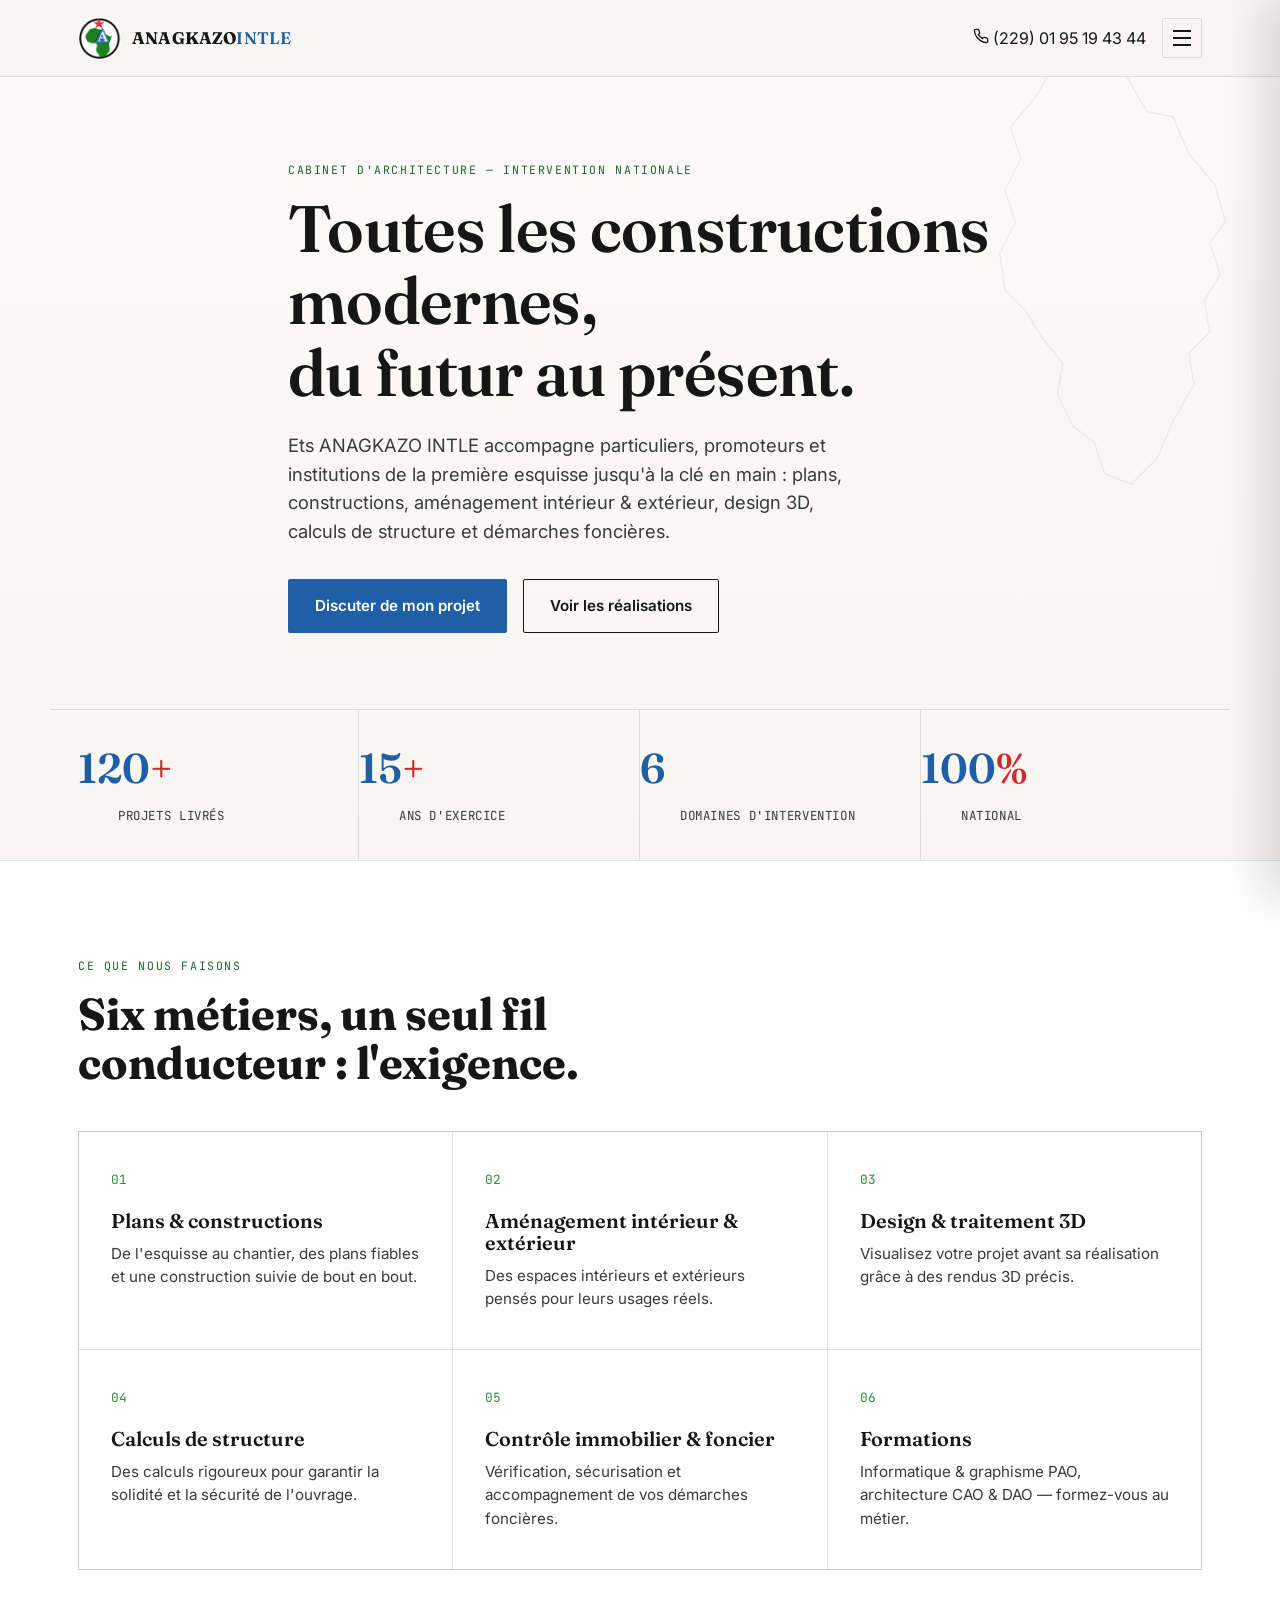
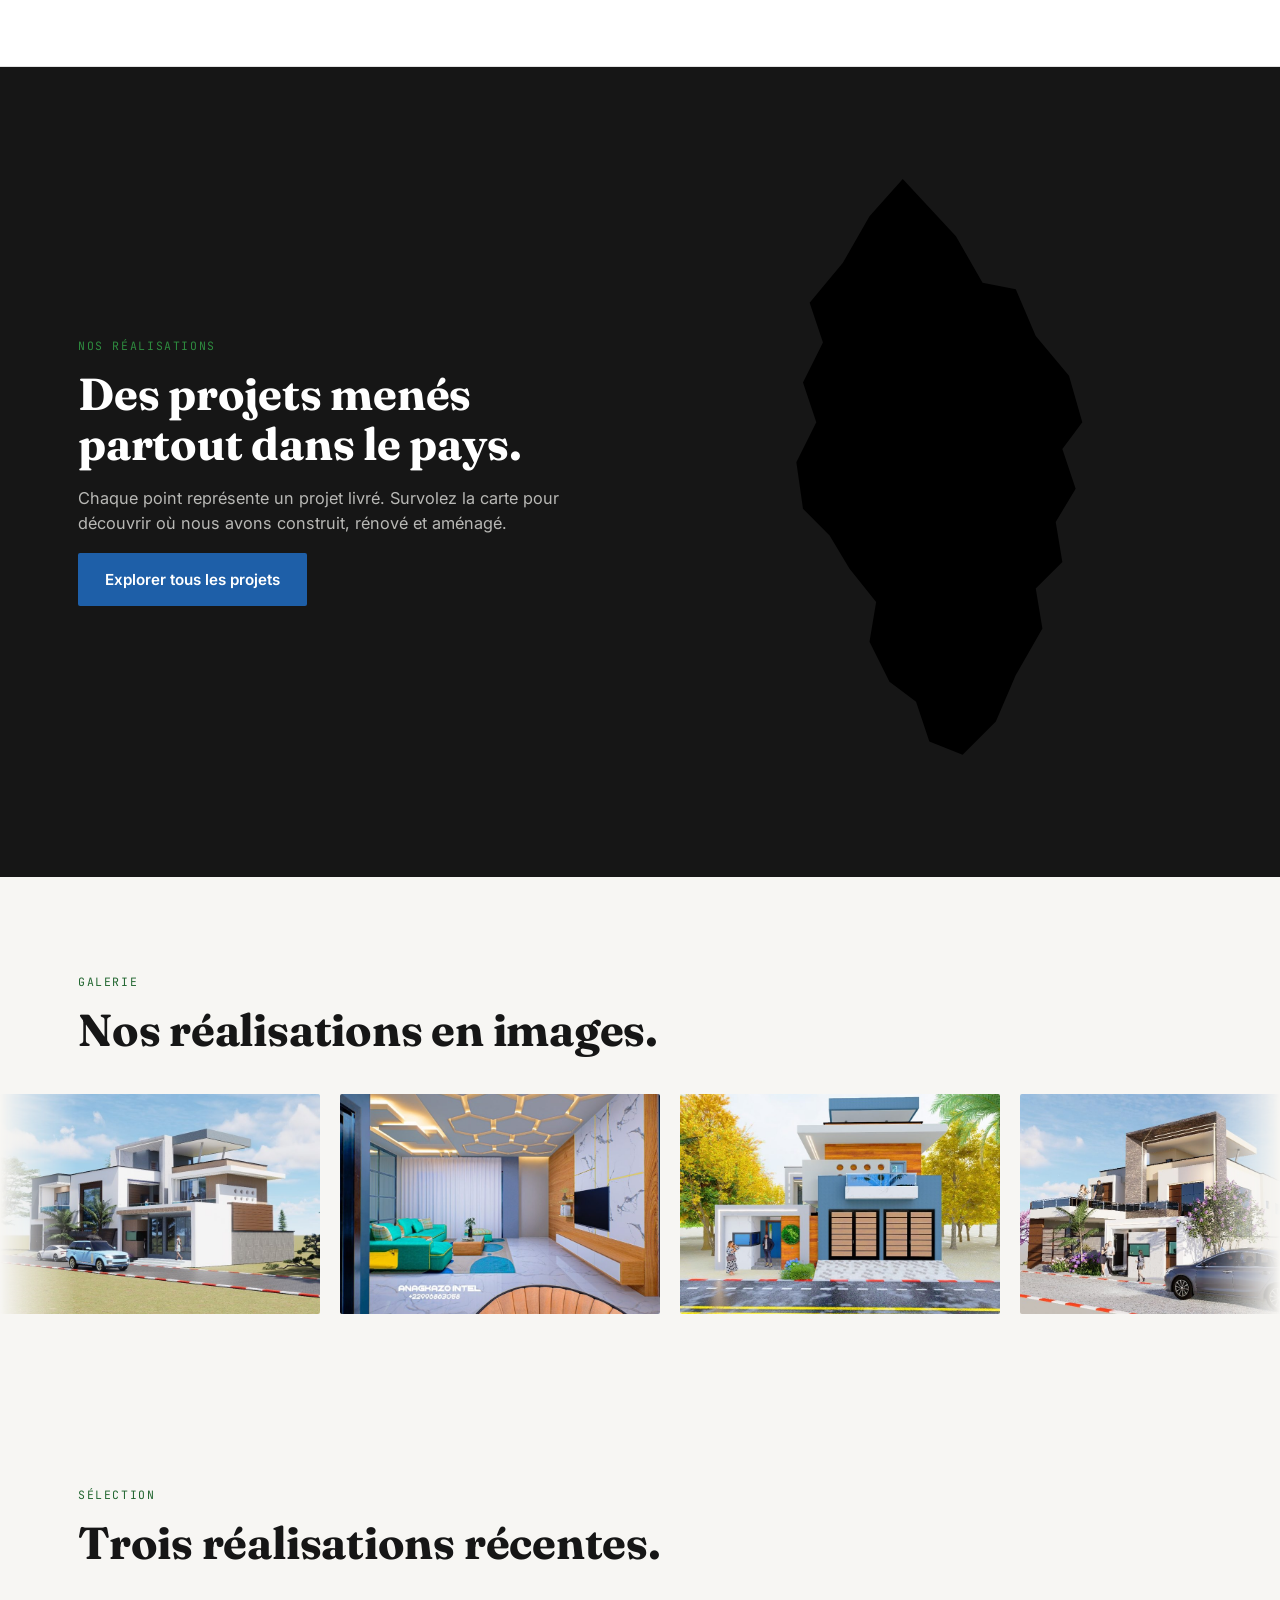
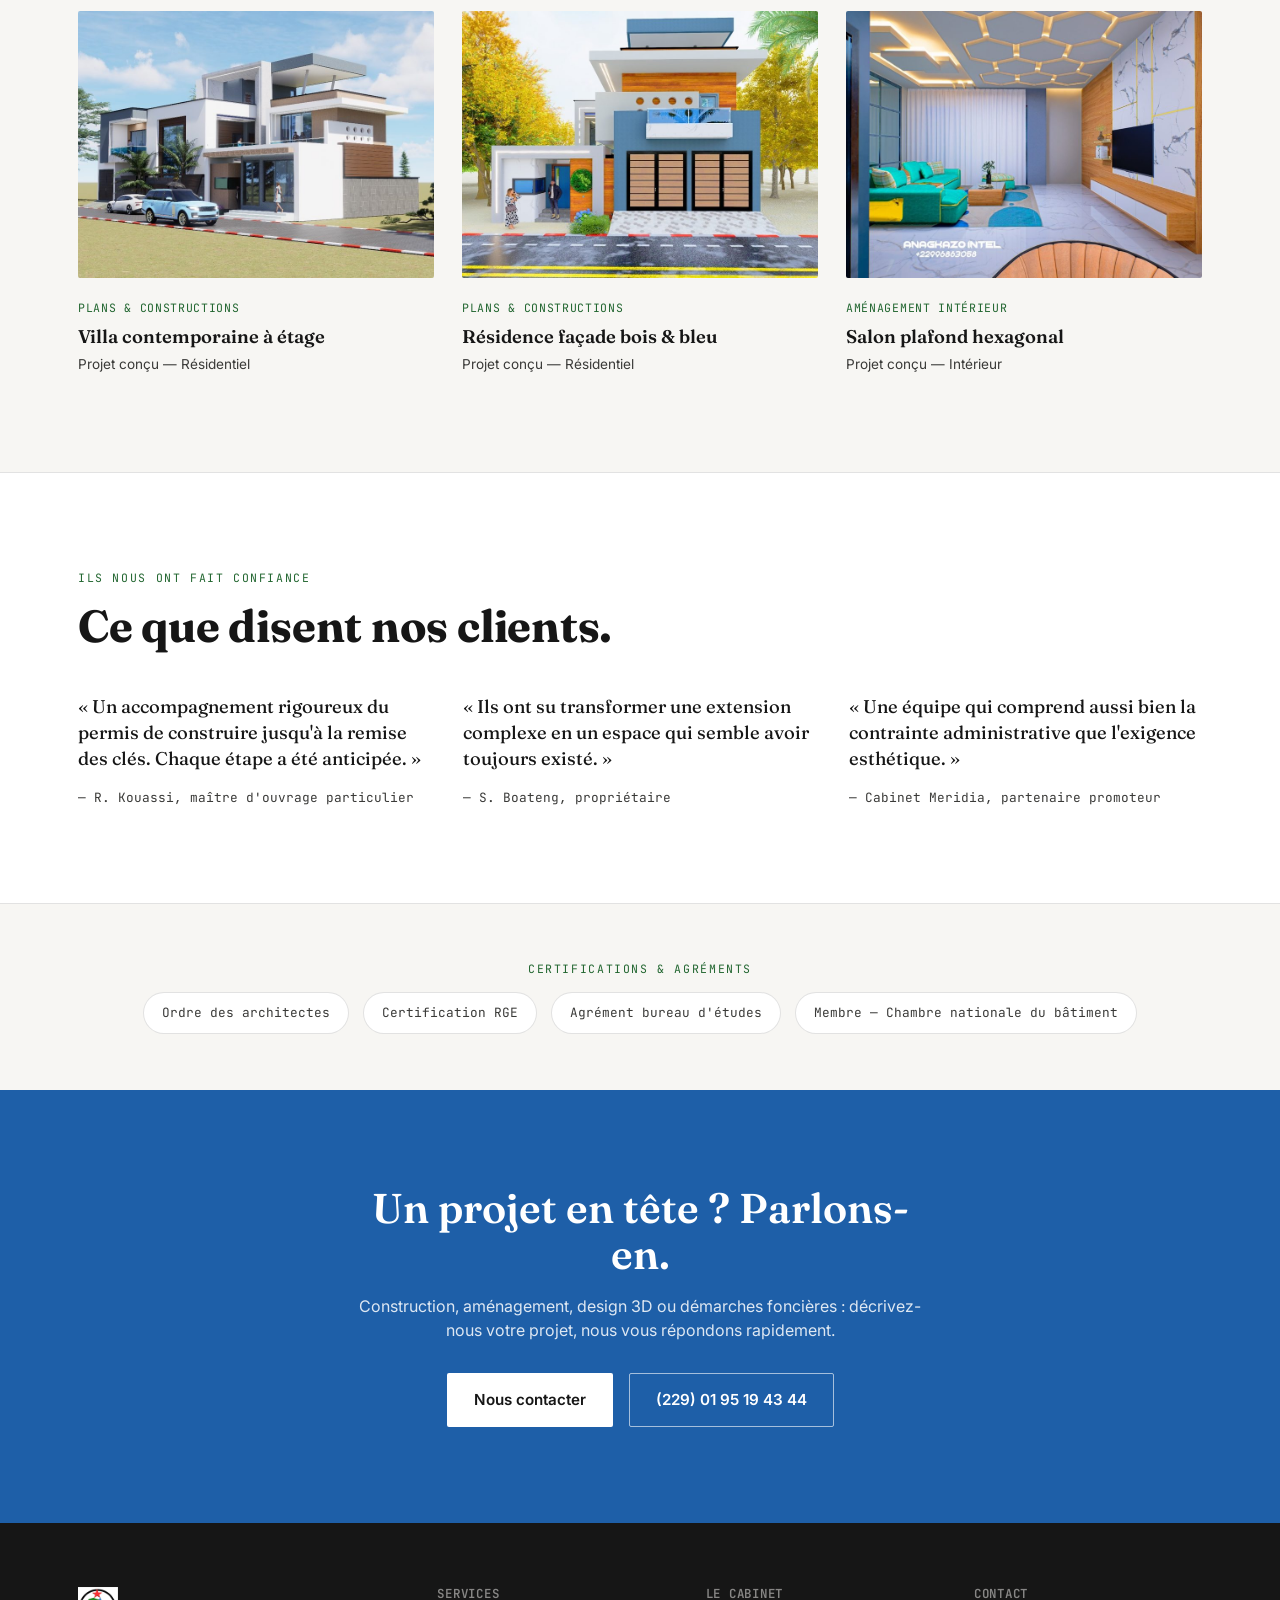
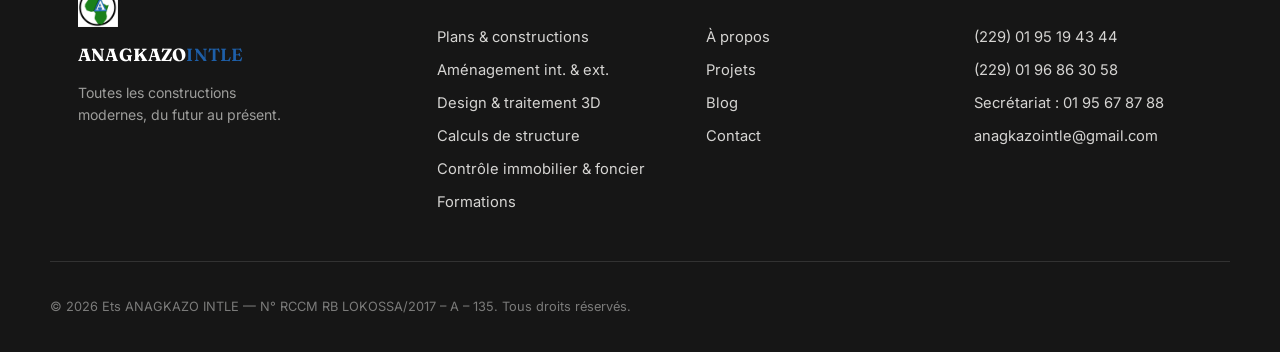
<file: Index.html>
<!DOCTYPE html>
<html lang="fr">
<head>
<meta charset="UTF-8">
<meta name="viewport" content="width=device-width, initial-scale=1.0">
<title>Ets ANAGKAZO INTLE — Cabinet d'architecture | Rénovation, construction, aménagement</title>
<meta name="description" content="Ets ANAGKAZO INTLE, cabinet d'architecture généraliste : construction neuve, rénovation, extension, permis de construire, aménagement intérieur et achat foncier. Intervention nationale.">
<link rel="canonical" href="https://www.anagkazo-intle.com/">

<!-- Open Graph -->
<meta property="og:title" content="Ets ANAGKAZO INTLE — Toutes les constructions modernes, du futur au présent">
<meta property="og:description" content="Plans & constructions, aménagement intérieur & extérieur, design 3D, calculs de structure et démarches foncières. Cabinet d'architecture à intervention nationale.">
<meta property="og:type" content="website">
<meta property="og:url" content="https://www.anagkazo-intle.com/">
<meta property="og:image" content="https://www.anagkazo-intle.com/img/projets/web/villa-01-facade-principale.jpg">
<meta property="og:image:width" content="900">
<meta property="og:image:height" content="610">
<meta property="og:locale" content="fr_FR">

<!-- Twitter Card (repris automatiquement par de nombreux messageries) -->
<meta name="twitter:card" content="summary_large_image">
<meta name="twitter:title" content="Ets ANAGKAZO INTLE — Toutes les constructions modernes, du futur au présent">
<meta name="twitter:description" content="Plans & constructions, aménagement intérieur & extérieur, design 3D, calculs de structure et démarches foncières.">
<meta name="twitter:image" content="https://www.anagkazo-intle.com/img/projets/web/villa-01-facade-principale.jpg">

<link rel="preconnect" href="https://fonts.googleapis.com">
<link rel="preconnect" href="https://fonts.gstatic.com" crossorigin>
<link href="https://fonts.googleapis.com/css2?family=Fraunces:opsz,wght@9..144,300;9..144,450;9..144,600;9..144,700&family=Inter:wght@400;500;600&family=JetBrains+Mono:wght@400;500&display=swap" rel="stylesheet">

<link rel="stylesheet" href="css/style.css">

<script type="application/ld+json">
{
  "@context": "https://schema.org",
  "@type": "Architect",
  "name": "Ets ANAGKAZO INTLE",
  "slogan": "Toutes les constructions modernes, du futur au présent",
  "description": "Cabinet d'architecture généraliste : plans et constructions, aménagement intérieur et extérieur, design et traitement 3D, calculs de structure, contrôle immobilier et foncier, formations en CAO/DAO et PAO.",
  "areaServed": "National",
  "telephone": ["+229-01-95-19-43-44", "+229-01-96-86-30-58"],
  "email": "anagkazointle@gmail.com",
  "url": "https://www.anagkazo-intle.com",
  "identifier": "RCCM RB LOKOSSA/2017 – A – 135"
}
</script>
</head>
<body>

<a class="skip-link" href="#main">Aller au contenu</a>

<header class="site-header" id="site-header">
  <div class="wrap header-inner">
    <a href="index.html" class="brand" aria-label="Ets ANAGKAZO INTLE — Accueil">
      <img src="img/logo.png" alt="Logo Ets ANAGKAZO INTLE" class="brand-mark" width="44" height="44">
      <span class="brand-name">ANAGKAZO<span class="brand-suffix">INTLE</span></span>
    </a>

    <div class="header-contact">
      <a href="tel:+22901951943" class="header-phone">
        <svg width="16" height="16" viewBox="0 0 24 24" fill="none" stroke="currentColor" stroke-width="2"><path d="M22 16.92v3a2 2 0 0 1-2.18 2 19.79 19.79 0 0 1-8.63-3.07 19.5 19.5 0 0 1-6-6 19.79 19.79 0 0 1-3.07-8.67A2 2 0 0 1 4.11 2h3a2 2 0 0 1 2 1.72c.127.96.361 1.903.7 2.81a2 2 0 0 1-.45 2.11L8.09 9.91a16 16 0 0 0 6 6l1.27-1.27a2 2 0 0 1 2.11-.45c.907.339 1.85.573 2.81.7A2 2 0 0 1 22 16.92z"/></svg>
        <span>(229) 01 95 19 43 44</span>
      </a>
    </div>

    <button class="burger" id="burger" aria-label="Ouvrir le menu" aria-expanded="false" aria-controls="main-nav">
      <span></span><span></span><span></span>
    </button>
  </div>
</header>

<div class="nav-overlay" id="nav-overlay"></div>

<nav class="main-nav" id="main-nav" aria-label="Navigation principale">
  <button class="nav-close" id="nav-close" aria-label="Fermer le menu">✕</button>

  <a href="index.html" class="active">Accueil</a>
  <a href="projets.html">Projets</a>
  <div class="nav-dropdown">
    <a href="services.html">Services <span class="chev">⌄</span></a>
    <div class="dropdown-panel">
      <a href="services-construction.html">Plans &amp; constructions</a>
      <a href="services-amenagement.html">Aménagement intérieur &amp; extérieur</a>
      <a href="services-design3d.html">Design &amp; traitement 3D</a>
      <a href="services-structure.html">Calculs de structure</a>
      <a href="services-foncier.html">Contrôle immobilier &amp; foncier</a>
      <a href="services-formation.html">Formations</a>
    </div>
  </div>
  <a href="a-propos.html">À propos</a>
  <a href="blog.html">Blog</a>
  <a href="contact.html">Contact</a>

  <div class="nav-panel-contact">
    <a href="tel:+22901951943">(229) 01 95 19 43 44</a>
    <a href="mailto:anagkazointle@gmail.com">anagkazointle@gmail.com</a>
  </div>
</nav>

<main id="main">

  <!-- HERO -->
  <section class="hero">
    <div class="hero-map" aria-hidden="true">
      <svg viewBox="0 0 400 460" fill="none" xmlns="http://www.w3.org/2000/svg" class="africa-line">
        <path d="M175 12 L215 55 L235 90 L260 95 L275 130 L300 160 L310 195 L295 215 L305 245 L290 270 L295 300 L275 320 L280 350 L260 385 L245 420 L220 445 L195 435 L185 405 L165 390 L150 360 L155 330 L135 305 L120 280 L100 260 L95 225 L110 195 L100 165 L115 135 L105 105 L130 75 L150 40 Z" stroke="currentColor" stroke-width="1.5"/>
      </svg>
    </div>

    <div class="wrap hero-inner">
      <p class="eyebrow">Cabinet d'architecture — intervention nationale</p>
      <h1 class="hero-title">Toutes les constructions modernes,<br>du futur au présent.</h1>
      <p class="hero-lead">Ets ANAGKAZO INTLE accompagne particuliers, promoteurs et institutions de la première esquisse jusqu'à la clé en main : plans, constructions, aménagement intérieur &amp; extérieur, design 3D, calculs de structure et démarches foncières.</p>
      <div class="hero-actions">
        <a href="contact.html" class="btn btn-primary">Discuter de mon projet</a>
        <a href="projets.html" class="btn btn-ghost">Voir les réalisations</a>
      </div>
    </div>

    <dl class="hero-stats wrap">
      <div class="stat">
        <dt class="stat-num">120<span>+</span></dt>
        <dd class="stat-label">Projets livrés</dd>
      </div>
      <div class="stat">
        <dt class="stat-num">15<span>+</span></dt>
        <dd class="stat-label">Ans d'exercice</dd>
      </div>
      <div class="stat">
        <dt class="stat-num">6</dt>
        <dd class="stat-label">Domaines d'intervention</dd>
      </div>
      <div class="stat">
        <dt class="stat-num">100<span>%</span></dt>
        <dd class="stat-label">National</dd>
      </div>
    </dl>
  </section>

  <!-- SERVICES -->
  <section class="section services-section">
    <div class="wrap">
      <p class="eyebrow">Ce que nous faisons</p>
      <h2 class="section-title">Six métiers, un seul fil conducteur : l'exigence.</h2>

      <div class="services-grid">
        <a href="services-construction.html" class="service-card">
          <span class="service-mono">01</span>
          <h3>Plans &amp; constructions</h3>
          <p>De l'esquisse au chantier, des plans fiables et une construction suivie de bout en bout.</p>
        </a>
        <a href="services-amenagement.html" class="service-card">
          <span class="service-mono">02</span>
          <h3>Aménagement intérieur &amp; extérieur</h3>
          <p>Des espaces intérieurs et extérieurs pensés pour leurs usages réels.</p>
        </a>
        <a href="services-design3d.html" class="service-card">
          <span class="service-mono">03</span>
          <h3>Design &amp; traitement 3D</h3>
          <p>Visualisez votre projet avant sa réalisation grâce à des rendus 3D précis.</p>
        </a>
        <a href="services-structure.html" class="service-card">
          <span class="service-mono">04</span>
          <h3>Calculs de structure</h3>
          <p>Des calculs rigoureux pour garantir la solidité et la sécurité de l'ouvrage.</p>
        </a>
        <a href="services-foncier.html" class="service-card">
          <span class="service-mono">05</span>
          <h3>Contrôle immobilier &amp; foncier</h3>
          <p>Vérification, sécurisation et accompagnement de vos démarches foncières.</p>
        </a>
        <a href="services-formation.html" class="service-card">
          <span class="service-mono">06</span>
          <h3>Formations</h3>
          <p>Informatique &amp; graphisme PAO, architecture CAO &amp; DAO — formez-vous au métier.</p>
        </a>
      </div>
    </div>
  </section>

  <!-- PROJETS / CARTE -->
  <section class="section map-section">
    <div class="wrap map-wrap">
      <div class="map-copy">
        <p class="eyebrow">Nos réalisations</p>
        <h2 class="section-title">Des projets menés partout&nbsp;dans le&nbsp;pays.</h2>
        <p class="section-lead">Chaque point représente un projet livré. Survolez la carte pour découvrir où nous avons construit, rénové et aménagé.</p>
        <a href="projets.html" class="btn btn-primary">Explorer tous les projets</a>
      </div>

      <div class="map-visual" id="map-visual">
        <svg viewBox="0 0 400 460" xmlns="http://www.w3.org/2000/svg" class="africa-fill" role="img" aria-label="Carte stylisée du continent avec localisation des projets">
          <path d="M175 12 L215 55 L235 90 L260 95 L275 130 L300 160 L310 195 L295 215 L305 245 L290 270 L295 300 L275 320 L280 350 L260 385 L245 420 L220 445 L195 435 L185 405 L165 390 L150 360 L155 330 L135 305 L120 280 L100 260 L95 225 L110 195 L100 165 L115 135 L105 105 L130 75 L150 40 Z"/>
          <g class="map-points">
            <circle class="map-point" cx="185" cy="130" r="6" data-label="Capitale — Siège du cabinet"></circle>
            <circle class="map-point" cx="220" cy="200" r="6" data-label="Villa contemporaine, 2025"></circle>
            <circle class="map-point" cx="160" cy="260" r="6" data-label="Extension résidentielle, 2024"></circle>
            <circle class="map-point" cx="230" cy="320" r="6" data-label="Bâtiment tertiaire, 2023"></circle>
            <circle class="map-point" cx="195" cy="380" r="6" data-label="Aménagement intérieur, 2025"></circle>
          </g>
        </svg>
        <div class="map-tooltip" id="map-tooltip"></div>
      </div>
    </div>
  </section>

  <!-- GALERIE / CARROUSEL DEFILANT -->
  <section class="section gallery-section">
    <div class="wrap">
      <p class="eyebrow">Galerie</p>
      <h2 class="section-title">Nos réalisations en images.</h2>
    </div>

    <div class="marquee" aria-label="Galerie de réalisations en défilement">
      <div class="marquee-track" id="marquee-track">
        <div class="marquee-item" style="background-image:url('img/projets/web/villa-01-facade-principale.jpg')"></div>
        <div class="marquee-item" style="background-image:url('img/projets/web/interieur-01-salon-hexagone.jpg')"></div>
        <div class="marquee-item" style="background-image:url('img/projets/web/villa-02-facade-bleue.jpg')"></div>
        <div class="marquee-item" style="background-image:url('img/projets/web/villa-05-etage-vegetation.jpg')"></div>
        <div class="marquee-item" style="background-image:url('img/projets/web/villa-04-angle-bois.jpg')"></div>
        <div class="marquee-item" style="background-image:url('img/projets/web/villa-07-blanc-bois-terrasse.jpg')"></div>
        <div class="marquee-item" style="background-image:url('img/projets/web/villa-03-blanche-jardin.jpg')"></div>
        <div class="marquee-item" style="background-image:url('img/projets/web/villa-09-toit-tuile.jpg')"></div>
        <!-- dupliqué en JS pour un défilement continu -->
      </div>
    </div>
  </section>

  <!-- APERCU PROJETS -->
  <section class="section featured-projects">
    <div class="wrap">
      <p class="eyebrow">Sélection</p>
      <h2 class="section-title">Trois réalisations récentes.</h2>

      <div class="projects-grid">
        <a href="projets.html" class="project-card">
          <div class="project-img" style="background-image:url('img/projets/web/villa-01-facade-principale.jpg')"></div>
          <div class="project-meta">
            <span class="project-tag">Plans &amp; constructions</span>
            <h3>Villa contemporaine à étage</h3>
            <span class="project-loc">Projet conçu — Résidentiel</span>
          </div>
        </a>
        <a href="projets.html" class="project-card">
          <div class="project-img" style="background-image:url('img/projets/web/villa-02-facade-bleue.jpg')"></div>
          <div class="project-meta">
            <span class="project-tag">Plans &amp; constructions</span>
            <h3>Résidence façade bois &amp; bleu</h3>
            <span class="project-loc">Projet conçu — Résidentiel</span>
          </div>
        </a>
        <a href="projets.html" class="project-card">
          <div class="project-img" style="background-image:url('img/projets/web/interieur-01-salon-hexagone.jpg')"></div>
          <div class="project-meta">
            <span class="project-tag">Aménagement intérieur</span>
            <h3>Salon plafond hexagonal</h3>
            <span class="project-loc">Projet conçu — Intérieur</span>
          </div>
        </a>
      </div>
    </div>
  </section>

  <!-- TEMOIGNAGES -->
  <section class="section testimonials-section">
    <div class="wrap">
      <p class="eyebrow">Ils nous ont fait confiance</p>
      <h2 class="section-title">Ce que disent nos clients.</h2>

      <div class="testimonials-grid">
        <blockquote class="testimonial">
          <p>« Un accompagnement rigoureux du permis de construire jusqu'à la remise des clés. Chaque étape a été anticipée. »</p>
          <footer>— R. Kouassi, maître d'ouvrage particulier</footer>
        </blockquote>
        <blockquote class="testimonial">
          <p>« Ils ont su transformer une extension complexe en un espace qui semble avoir toujours existé. »</p>
          <footer>— S. Boateng, propriétaire</footer>
        </blockquote>
        <blockquote class="testimonial">
          <p>« Une équipe qui comprend aussi bien la contrainte administrative que l'exigence esthétique. »</p>
          <footer>— Cabinet Meridia, partenaire promoteur</footer>
        </blockquote>
      </div>
    </div>
  </section>

  <!-- CERTIFICATIONS -->
  <section class="section certs-section">
    <div class="wrap">
      <p class="eyebrow certs-eyebrow">Certifications &amp; agréments</p>
      <div class="certs-row">
        <span class="cert-badge">Ordre des architectes</span>
        <span class="cert-badge">Certification RGE</span>
        <span class="cert-badge">Agrément bureau d'études</span>
        <span class="cert-badge">Membre — Chambre nationale du bâtiment</span>
      </div>
    </div>
  </section>

  <!-- CTA FINAL -->
  <section class="section cta-section">
    <div class="wrap cta-inner">
      <h2>Un projet en tête&nbsp;? Parlons-en.</h2>
      <p>Construction, aménagement, design 3D ou démarches foncières : décrivez-nous votre projet, nous vous répondons rapidement.</p>
      <div class="hero-actions">
        <a href="contact.html" class="btn btn-primary btn-light">Nous contacter</a>
        <a href="tel:+22901951943" class="btn btn-ghost btn-ghost-light">(229) 01 95 19 43 44</a>
      </div>
    </div>
  </section>

</main>

<footer class="site-footer">
  <div class="wrap footer-grid">
    <div class="footer-brand">
      <img src="img/logo.png" alt="Logo Ets ANAGKAZO INTLE" width="40" height="40">
      <p class="brand-name">ANAGKAZO<span class="brand-suffix">INTLE</span></p>
      <p class="footer-tagline">Toutes les constructions modernes, du futur au présent.</p>
    </div>

    <nav class="footer-nav" aria-label="Services">
      <h4>Services</h4>
      <a href="services-construction.html">Plans &amp; constructions</a>
      <a href="services-amenagement.html">Aménagement int. &amp; ext.</a>
      <a href="services-design3d.html">Design &amp; traitement 3D</a>
      <a href="services-structure.html">Calculs de structure</a>
      <a href="services-foncier.html">Contrôle immobilier &amp; foncier</a>
      <a href="services-formation.html">Formations</a>
    </nav>

    <nav class="footer-nav" aria-label="Le cabinet">
      <h4>Le cabinet</h4>
      <a href="a-propos.html">À propos</a>
      <a href="projets.html">Projets</a>
      <a href="blog.html">Blog</a>
      <a href="contact.html">Contact</a>
    </nav>

    <div class="footer-contact">
      <h4>Contact</h4>
      <a href="tel:+22901951943">(229) 01 95 19 43 44</a>
      <a href="tel:+22901968630">(229) 01 96 86 30 58</a>
      <a href="tel:+22901956787">Secrétariat : 01 95 67 87 88</a>
      <a href="mailto:anagkazointle@gmail.com">anagkazointle@gmail.com</a>
    </div>
  </div>
  <div class="wrap footer-bottom">
    <p>© <span id="year"></span> Ets ANAGKAZO INTLE — N° RCCM RB LOKOSSA/2017 – A – 135. Tous droits réservés.</p>
  </div>
</footer>

<script src="js/main.js"></script>
</body>
  </html>
</file>
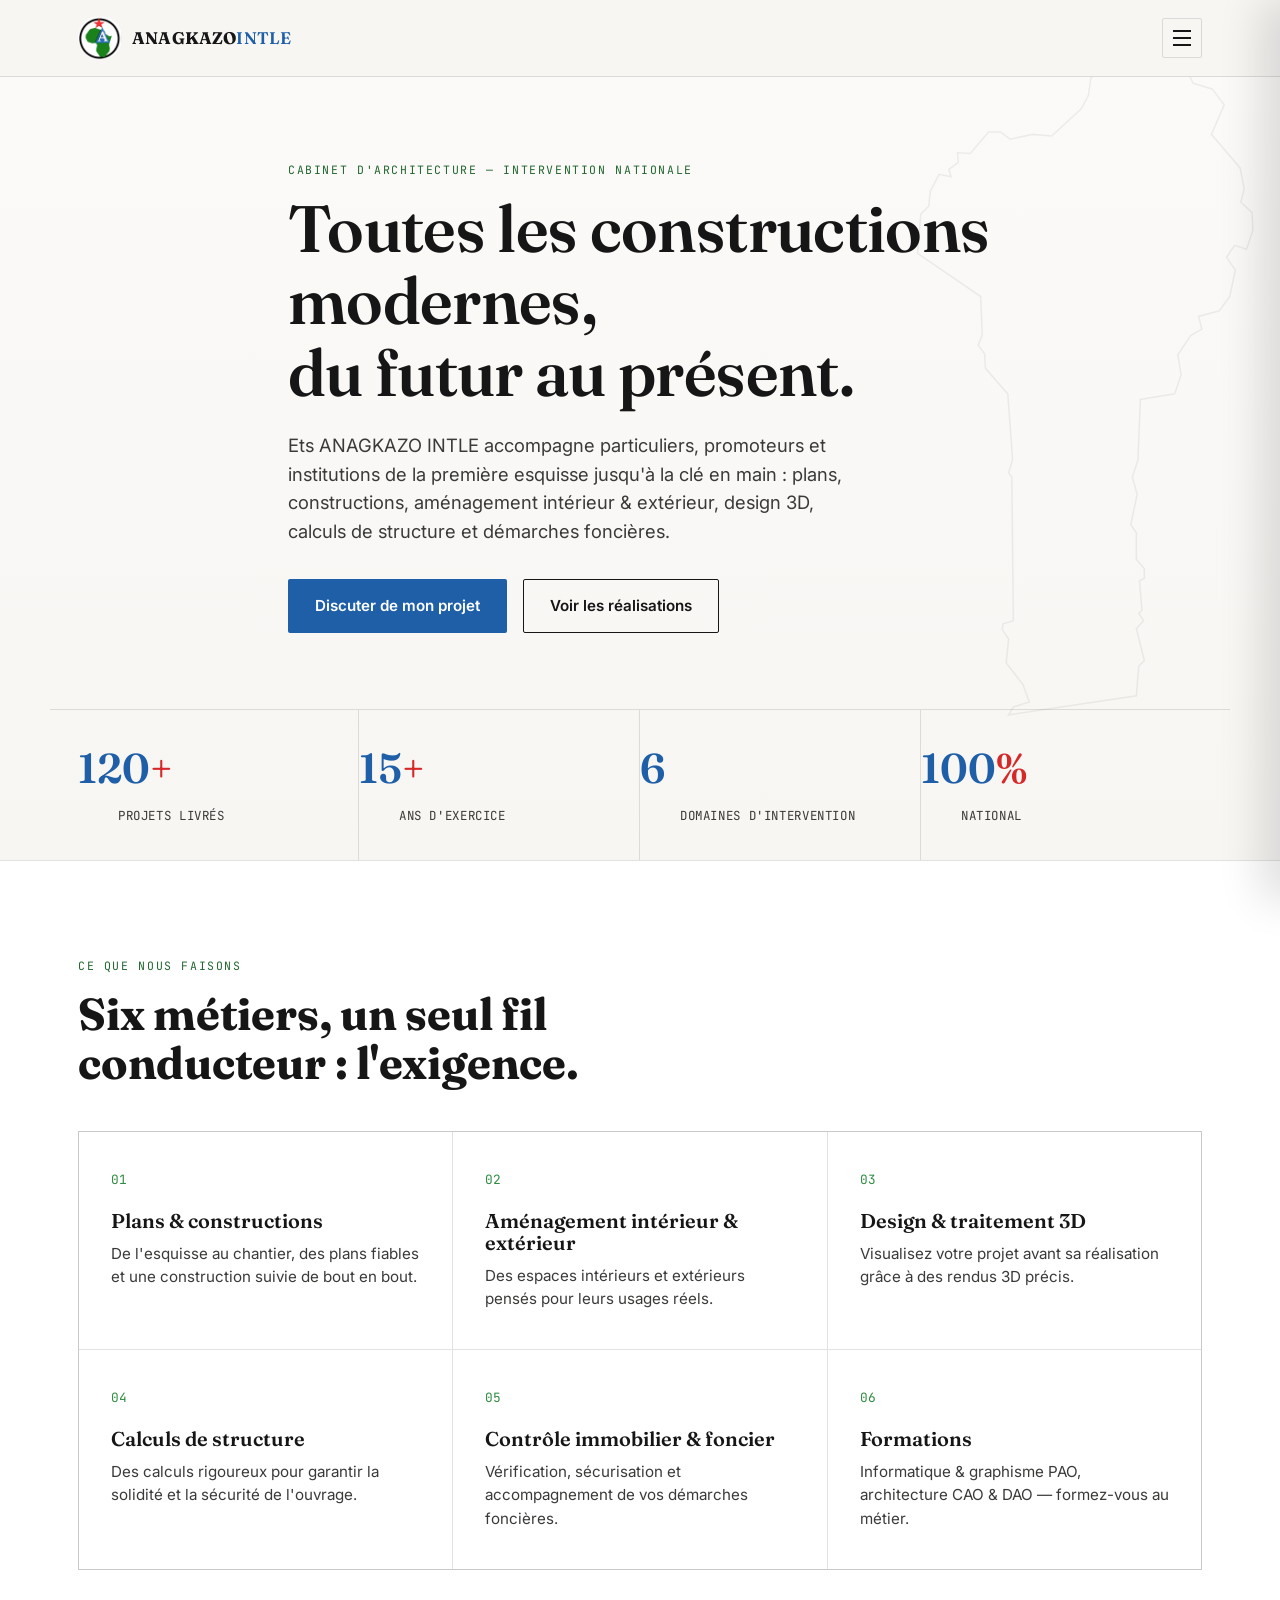
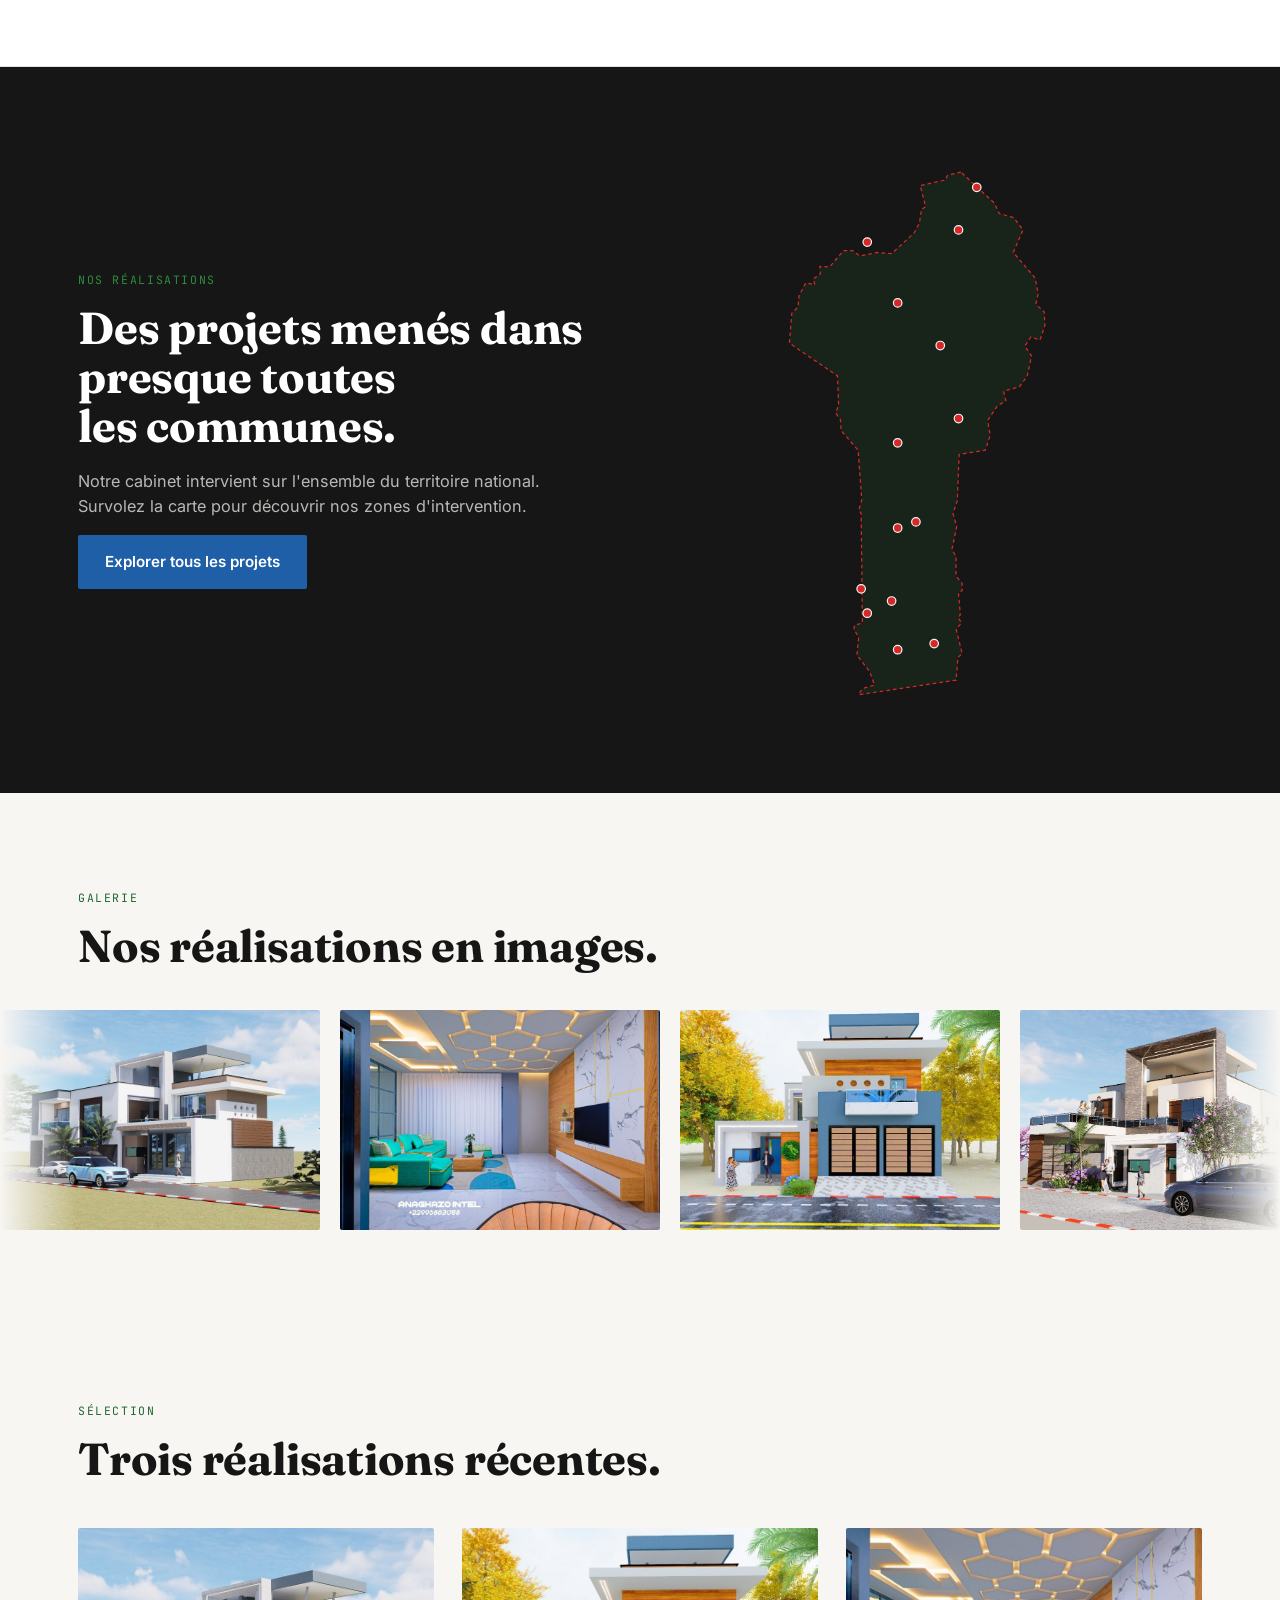
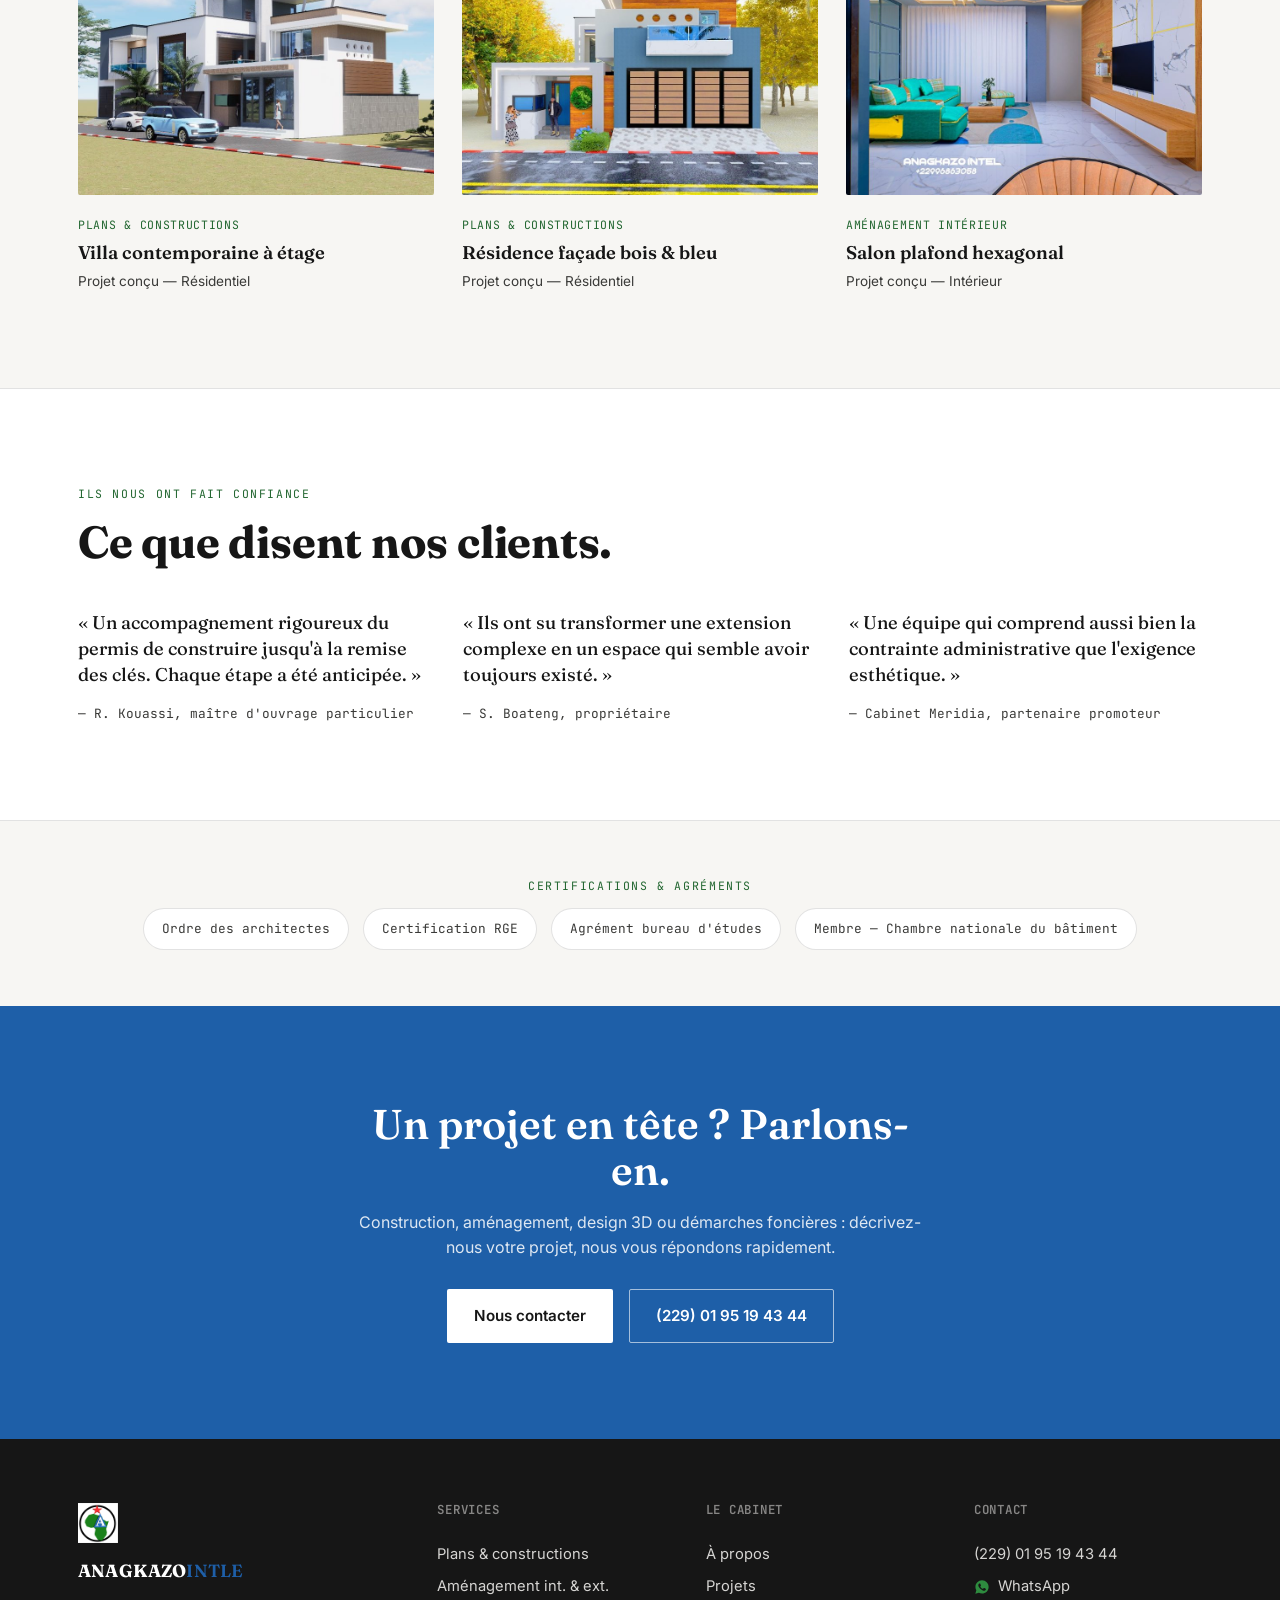
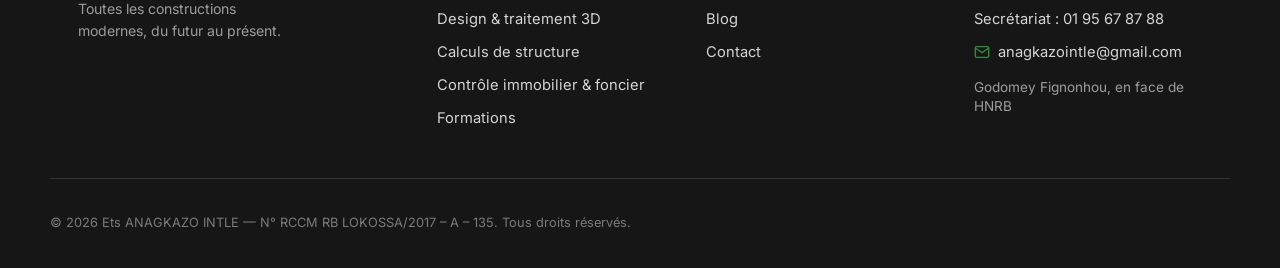
<file: index.html>
<!DOCTYPE html>
<html lang="fr">
<head>
<meta charset="UTF-8">
<meta name="viewport" content="width=device-width, initial-scale=1.0">
<title>Ets ANAGKAZO INTLE — Cabinet d'architecture | Rénovation, construction, aménagement</title>
<meta name="description" content="Ets ANAGKAZO INTLE, cabinet d'architecture généraliste : construction neuve, rénovation, extension, permis de construire, aménagement intérieur et achat foncier. Intervention nationale.">
<link rel="canonical" href="https://www.anagkazo-intle.com/">

<!-- Open Graph -->
<meta property="og:title" content="Ets ANAGKAZO INTLE — Toutes les constructions modernes, du futur au présent">
<meta property="og:description" content="Plans & constructions, aménagement intérieur & extérieur, design 3D, calculs de structure et démarches foncières. Cabinet d'architecture à intervention nationale.">
<meta property="og:type" content="website">
<meta property="og:url" content="https://www.anagkazo-intle.com/">
<meta property="og:image" content="https://www.anagkazo-intle.com/img/projets/web/villa-01-facade-principale.jpg">
<meta property="og:image:width" content="900">
<meta property="og:image:height" content="610">
<meta property="og:locale" content="fr_FR">

<!-- Twitter Card (repris automatiquement par de nombreux messageries) -->
<meta name="twitter:card" content="summary_large_image">
<meta name="twitter:title" content="Ets ANAGKAZO INTLE — Toutes les constructions modernes, du futur au présent">
<meta name="twitter:description" content="Plans & constructions, aménagement intérieur & extérieur, design 3D, calculs de structure et démarches foncières.">
<meta name="twitter:image" content="https://www.anagkazo-intle.com/img/projets/web/villa-01-facade-principale.jpg">

<link rel="preconnect" href="https://fonts.googleapis.com">
<link rel="preconnect" href="https://fonts.gstatic.com" crossorigin>
<link href="https://fonts.googleapis.com/css2?family=Fraunces:opsz,wght@9..144,300;9..144,450;9..144,600;9..144,700&family=Inter:wght@400;500;600&family=JetBrains+Mono:wght@400;500&display=swap" rel="stylesheet">

<link rel="stylesheet" href="css/style.css">

<script type="application/ld+json">
{
  "@context": "https://schema.org",
  "@type": "Architect",
  "name": "Ets ANAGKAZO INTLE",
  "slogan": "Toutes les constructions modernes, du futur au présent",
  "description": "Cabinet d'architecture généraliste : plans et constructions, aménagement intérieur et extérieur, design et traitement 3D, calculs de structure, contrôle immobilier et foncier, formations en CAO/DAO et PAO.",
  "areaServed": "National",
  "telephone": ["+229-01-95-19-43-44", "+229-01-96-86-30-58"],
  "email": "anagkazointle@gmail.com",
  "url": "https://www.anagkazo-intle.com",
  "identifier": "RCCM RB LOKOSSA/2017 – A – 135",
  "address": {
    "@type": "PostalAddress",
    "streetAddress": "Godomey Fignonhou, en face de l'entreprise chinoise HNRB",
    "addressLocality": "Godomey",
    "addressCountry": "BJ"
  }
}
</script>
</head>
<body>

<a class="skip-link" href="#main">Aller au contenu</a>

<header class="site-header" id="site-header">
  <div class="wrap header-inner">
    <a href="index.html" class="brand" aria-label="Ets ANAGKAZO INTLE — Accueil">
      <img src="img/logo.png" alt="Logo Ets ANAGKAZO INTLE" class="brand-mark" width="44" height="44">
      <span class="brand-name">ANAGKAZO<span class="brand-suffix">INTLE</span></span>
    </a>

    <button class="burger" id="burger" aria-label="Ouvrir le menu" aria-expanded="false" aria-controls="main-nav">
      <span></span><span></span><span></span>
    </button>
  </div>
</header>

<div class="nav-overlay" id="nav-overlay"></div>

<nav class="main-nav" id="main-nav" aria-label="Navigation principale">
  <button class="nav-close" id="nav-close" aria-label="Fermer le menu">✕</button>

  <a href="index.html" class="active">Accueil</a>
  <a href="projets.html">Projets</a>
  <div class="nav-dropdown">
    <a href="services.html">Services <span class="chev">⌄</span></a>
    <div class="dropdown-panel">
      <a href="services-construction.html">Plans &amp; constructions</a>
      <a href="services-amenagement.html">Aménagement intérieur &amp; extérieur</a>
      <a href="services-design3d.html">Design &amp; traitement 3D</a>
      <a href="services-structure.html">Calculs de structure</a>
      <a href="services-foncier.html">Contrôle immobilier &amp; foncier</a>
      <a href="services-formation.html">Formations</a>
    </div>
  </div>
  <a href="a-propos.html">À propos</a>
  <a href="blog.html">Blog</a>
  <a href="contact.html">Contact</a>

  <div class="nav-panel-contact">
    <a href="tel:+22901951943">(229) 01 95 19 43 44</a>
    <a href="mailto:anagkazointle@gmail.com" class="contact-icon-link">
      <svg width="16" height="16" viewBox="0 0 24 24" fill="none" stroke="currentColor" stroke-width="2"><path d="M4 4h16c1.1 0 2 .9 2 2v12c0 1.1-.9 2-2 2H4c-1.1 0-2-.9-2-2V6c0-1.1.9-2 2-2z"/><polyline points="22,6 12,13 2,6"/></svg>
      <span>anagkazointle@gmail.com</span>
    </a>
  </div>
</nav>

<main id="main">

  <!-- HERO -->
  <section class="hero">
    <div class="hero-map" aria-hidden="true">
      <svg viewBox="0 0 526 879" fill="none" xmlns="http://www.w3.org/2000/svg" class="africa-line">
        <path d="M 304 15 L 282 20 L 278 28 L 237 37 L 246 72 L 239 76 L 236 98 L 227 115 L 190 149 L 166 147 L 138 153 L 126 144 L 111 144 L 88 171 L 72 170 L 73 182 L 61 191 L 64 200 L 49 197 L 38 218 L 36 237 L 26 247 L 22 296 L 101 350 L 103 398 L 98 411 L 106 422 L 107 440 L 135 472 L 141 554 L 136 571 L 140 576 L 142 756 L 129 760 L 128 767 L 136 779 L 133 809 L 154 836 L 162 858 L 142 864 L 136 874 L 296 850 L 299 813 L 306 806 L 296 766 L 305 756 L 299 747 L 303 743 L 300 706 L 306 703 L 306 691 L 296 679 L 296 646 L 289 636 L 297 598 L 291 576 L 298 555 L 301 479 L 344 472 L 352 448 L 348 423 L 364 399 L 378 391 L 374 375 L 400 368 L 413 350 L 420 317 L 409 301 L 419 286 L 434 291 L 442 267 L 441 245 L 427 232 L 431 215 L 426 189 L 390 147 L 406 110 L 391 90 L 367 83 L 359 66 Z" stroke="currentColor" stroke-width="2"/>
      </svg>
    </div>

    <div class="wrap hero-inner">
      <p class="eyebrow">Cabinet d'architecture — intervention nationale</p>
      <h1 class="hero-title">Toutes les constructions modernes,<br>du futur au présent.</h1>
      <p class="hero-lead">Ets ANAGKAZO INTLE accompagne particuliers, promoteurs et institutions de la première esquisse jusqu'à la clé en main : plans, constructions, aménagement intérieur &amp; extérieur, design 3D, calculs de structure et démarches foncières.</p>
      <div class="hero-actions">
        <a href="contact.html" class="btn btn-primary">Discuter de mon projet</a>
        <a href="projets.html" class="btn btn-ghost">Voir les réalisations</a>
      </div>
    </div>

    <dl class="hero-stats wrap">
      <div class="stat">
        <dt class="stat-num">120<span>+</span></dt>
        <dd class="stat-label">Projets livrés</dd>
      </div>
      <div class="stat">
        <dt class="stat-num">15<span>+</span></dt>
        <dd class="stat-label">Ans d'exercice</dd>
      </div>
      <div class="stat">
        <dt class="stat-num">6</dt>
        <dd class="stat-label">Domaines d'intervention</dd>
      </div>
      <div class="stat">
        <dt class="stat-num">100<span>%</span></dt>
        <dd class="stat-label">National</dd>
      </div>
    </dl>
  </section>

  <!-- SERVICES -->
  <section class="section services-section">
    <div class="wrap">
      <p class="eyebrow">Ce que nous faisons</p>
      <h2 class="section-title">Six métiers, un seul fil conducteur : l'exigence.</h2>

      <div class="services-grid">
        <a href="services-construction.html" class="service-card">
          <span class="service-mono">01</span>
          <h3>Plans &amp; constructions</h3>
          <p>De l'esquisse au chantier, des plans fiables et une construction suivie de bout en bout.</p>
        </a>
        <a href="services-amenagement.html" class="service-card">
          <span class="service-mono">02</span>
          <h3>Aménagement intérieur &amp; extérieur</h3>
          <p>Des espaces intérieurs et extérieurs pensés pour leurs usages réels.</p>
        </a>
        <a href="services-design3d.html" class="service-card">
          <span class="service-mono">03</span>
          <h3>Design &amp; traitement 3D</h3>
          <p>Visualisez votre projet avant sa réalisation grâce à des rendus 3D précis.</p>
        </a>
        <a href="services-structure.html" class="service-card">
          <span class="service-mono">04</span>
          <h3>Calculs de structure</h3>
          <p>Des calculs rigoureux pour garantir la solidité et la sécurité de l'ouvrage.</p>
        </a>
        <a href="services-foncier.html" class="service-card">
          <span class="service-mono">05</span>
          <h3>Contrôle immobilier &amp; foncier</h3>
          <p>Vérification, sécurisation et accompagnement de vos démarches foncières.</p>
        </a>
        <a href="services-formation.html" class="service-card">
          <span class="service-mono">06</span>
          <h3>Formations</h3>
          <p>Informatique &amp; graphisme PAO, architecture CAO &amp; DAO — formez-vous au métier.</p>
        </a>
      </div>
    </div>
  </section>

  <!-- PROJETS / CARTE -->
  <section class="section map-section">
    <div class="wrap map-wrap">
      <div class="map-copy">
        <p class="eyebrow">Nos réalisations</p>
        <h2 class="section-title">Des projets menés dans presque&nbsp;toutes les&nbsp;communes.</h2>
        <p class="section-lead">Notre cabinet intervient sur l'ensemble du territoire national. Survolez la carte pour découvrir nos zones d'intervention.</p>
        <a href="projets.html" class="btn btn-primary">Explorer tous les projets</a>
      </div>

      <div class="map-visual" id="map-visual">
        <svg viewBox="0 0 526 879" xmlns="http://www.w3.org/2000/svg" class="benin-map" role="img" aria-label="Carte du Bénin avec nos zones d'intervention par commune">
          <path class="benin-outline" d="M 304 15 L 282 20 L 278 28 L 237 37 L 246 72 L 239 76 L 236 98 L 227 115 L 190 149 L 166 147 L 138 153 L 126 144 L 111 144 L 88 171 L 72 170 L 73 182 L 61 191 L 64 200 L 49 197 L 38 218 L 36 237 L 26 247 L 22 296 L 101 350 L 103 398 L 98 411 L 106 422 L 107 440 L 135 472 L 141 554 L 136 571 L 140 576 L 142 756 L 129 760 L 128 767 L 136 779 L 133 809 L 154 836 L 162 858 L 142 864 L 136 874 L 296 850 L 299 813 L 306 806 L 296 766 L 305 756 L 299 747 L 303 743 L 300 706 L 306 703 L 306 691 L 296 679 L 296 646 L 289 636 L 297 598 L 291 576 L 298 555 L 301 479 L 344 472 L 352 448 L 348 423 L 364 399 L 378 391 L 374 375 L 400 368 L 413 350 L 420 317 L 409 301 L 419 286 L 434 291 L 442 267 L 441 245 L 427 232 L 431 215 L 426 189 L 390 147 L 406 110 L 391 90 L 367 83 L 359 66 Z"/>

          <g class="benin-communes">
            <circle class="commune-point" cx="330" cy="40" r="7" data-label="Malanville — Zone d'intervention"></circle>
            <circle class="commune-point" cx="300" cy="110" r="7" data-label="Kandi — Zone d'intervention"></circle>
            <circle class="commune-point" cx="150" cy="130" r="7" data-label="Natitingou — Zone d'intervention"></circle>
            <circle class="commune-point" cx="200" cy="230" r="7" data-label="Djougou — Zone d'intervention"></circle>
            <circle class="commune-point" cx="270" cy="300" r="7" data-label="Parakou — Zone d'intervention"></circle>
            <circle class="commune-point" cx="300" cy="420" r="7" data-label="Savè — Zone d'intervention"></circle>
            <circle class="commune-point" cx="200" cy="460" r="7" data-label="Savalou — Zone d'intervention"></circle>
            <circle class="commune-point" cx="230" cy="590" r="7" data-label="Bohicon — Zone d'intervention"></circle>
            <circle class="commune-point" cx="200" cy="600" r="7" data-label="Abomey — Zone d'intervention"></circle>
            <circle class="commune-point" cx="190" cy="720" r="7" data-label="Godomey / Abomey-Calavi — Siège du cabinet"></circle>
            <circle class="commune-point" cx="150" cy="740" r="7" data-label="Ouidah — Zone d'intervention"></circle>
            <circle class="commune-point" cx="140" cy="700" r="7" data-label="Lokossa — Zone d'intervention"></circle>
            <circle class="commune-point" cx="200" cy="800" r="7" data-label="Cotonou — Zone d'intervention"></circle>
            <circle class="commune-point" cx="260" cy="790" r="7" data-label="Porto-Novo — Zone d'intervention"></circle>
          </g>
        </svg>
        <div class="map-tooltip" id="map-tooltip"></div>
      </div>
    </div>
  </section>

  <!-- GALERIE / CARROUSEL DEFILANT -->
  <section class="section gallery-section">
    <div class="wrap">
      <p class="eyebrow">Galerie</p>
      <h2 class="section-title">Nos réalisations en images.</h2>
    </div>

    <div class="marquee" aria-label="Galerie de réalisations en défilement">
      <div class="marquee-track" id="marquee-track">
        <div class="marquee-item" style="background-image:url('img/projets/web/villa-01-facade-principale.jpg')"></div>
        <div class="marquee-item" style="background-image:url('img/projets/web/interieur-01-salon-hexagone.jpg')"></div>
        <div class="marquee-item" style="background-image:url('img/projets/web/villa-02-facade-bleue.jpg')"></div>
        <div class="marquee-item" style="background-image:url('img/projets/web/villa-05-etage-vegetation.jpg')"></div>
        <div class="marquee-item" style="background-image:url('img/projets/web/villa-04-angle-bois.jpg')"></div>
        <div class="marquee-item" style="background-image:url('img/projets/web/villa-07-blanc-bois-terrasse.jpg')"></div>
        <div class="marquee-item" style="background-image:url('img/projets/web/villa-03-blanche-jardin.jpg')"></div>
        <div class="marquee-item" style="background-image:url('img/projets/web/villa-09-toit-tuile.jpg')"></div>
        <!-- dupliqué en JS pour un défilement continu -->
      </div>
    </div>
  </section>

  <!-- APERCU PROJETS -->
  <section class="section featured-projects">
    <div class="wrap">
      <p class="eyebrow">Sélection</p>
      <h2 class="section-title">Trois réalisations récentes.</h2>

      <div class="projects-grid">
        <a href="projets.html" class="project-card">
          <div class="project-img" style="background-image:url('img/projets/web/villa-01-facade-principale.jpg')"></div>
          <div class="project-meta">
            <span class="project-tag">Plans &amp; constructions</span>
            <h3>Villa contemporaine à étage</h3>
            <span class="project-loc">Projet conçu — Résidentiel</span>
          </div>
        </a>
        <a href="projets.html" class="project-card">
          <div class="project-img" style="background-image:url('img/projets/web/villa-02-facade-bleue.jpg')"></div>
          <div class="project-meta">
            <span class="project-tag">Plans &amp; constructions</span>
            <h3>Résidence façade bois &amp; bleu</h3>
            <span class="project-loc">Projet conçu — Résidentiel</span>
          </div>
        </a>
        <a href="projets.html" class="project-card">
          <div class="project-img" style="background-image:url('img/projets/web/interieur-01-salon-hexagone.jpg')"></div>
          <div class="project-meta">
            <span class="project-tag">Aménagement intérieur</span>
            <h3>Salon plafond hexagonal</h3>
            <span class="project-loc">Projet conçu — Intérieur</span>
          </div>
        </a>
      </div>
    </div>
  </section>

  <!-- TEMOIGNAGES -->
  <section class="section testimonials-section">
    <div class="wrap">
      <p class="eyebrow">Ils nous ont fait confiance</p>
      <h2 class="section-title">Ce que disent nos clients.</h2>

      <div class="testimonials-grid">
        <blockquote class="testimonial">
          <p>« Un accompagnement rigoureux du permis de construire jusqu'à la remise des clés. Chaque étape a été anticipée. »</p>
          <footer>— R. Kouassi, maître d'ouvrage particulier</footer>
        </blockquote>
        <blockquote class="testimonial">
          <p>« Ils ont su transformer une extension complexe en un espace qui semble avoir toujours existé. »</p>
          <footer>— S. Boateng, propriétaire</footer>
        </blockquote>
        <blockquote class="testimonial">
          <p>« Une équipe qui comprend aussi bien la contrainte administrative que l'exigence esthétique. »</p>
          <footer>— Cabinet Meridia, partenaire promoteur</footer>
        </blockquote>
      </div>
    </div>
  </section>

  <!-- CERTIFICATIONS -->
  <section class="section certs-section">
    <div class="wrap">
      <p class="eyebrow certs-eyebrow">Certifications &amp; agréments</p>
      <div class="certs-row">
        <span class="cert-badge">Ordre des architectes</span>
        <span class="cert-badge">Certification RGE</span>
        <span class="cert-badge">Agrément bureau d'études</span>
        <span class="cert-badge">Membre — Chambre nationale du bâtiment</span>
      </div>
    </div>
  </section>

  <!-- CTA FINAL -->
  <section class="section cta-section">
    <div class="wrap cta-inner">
      <h2>Un projet en tête&nbsp;? Parlons-en.</h2>
      <p>Construction, aménagement, design 3D ou démarches foncières : décrivez-nous votre projet, nous vous répondons rapidement.</p>
      <div class="hero-actions">
        <a href="contact.html" class="btn btn-primary btn-light">Nous contacter</a>
        <a href="tel:+22901951943" class="btn btn-ghost btn-ghost-light">(229) 01 95 19 43 44</a>
      </div>
    </div>
  </section>

</main>

<footer class="site-footer">
  <div class="wrap footer-grid">
    <div class="footer-brand">
      <img src="img/logo.png" alt="Logo Ets ANAGKAZO INTLE" width="40" height="40">
      <p class="brand-name">ANAGKAZO<span class="brand-suffix">INTLE</span></p>
      <p class="footer-tagline">Toutes les constructions modernes, du futur au présent.</p>
    </div>

    <nav class="footer-nav" aria-label="Services">
      <h4>Services</h4>
      <a href="services-construction.html">Plans &amp; constructions</a>
      <a href="services-amenagement.html">Aménagement int. &amp; ext.</a>
      <a href="services-design3d.html">Design &amp; traitement 3D</a>
      <a href="services-structure.html">Calculs de structure</a>
      <a href="services-foncier.html">Contrôle immobilier &amp; foncier</a>
      <a href="services-formation.html">Formations</a>
    </nav>

    <nav class="footer-nav" aria-label="Le cabinet">
      <h4>Le cabinet</h4>
      <a href="a-propos.html">À propos</a>
      <a href="projets.html">Projets</a>
      <a href="blog.html">Blog</a>
      <a href="contact.html">Contact</a>
    </nav>

    <div class="footer-contact">
      <h4>Contact</h4>
      <a href="tel:+22901951943">(229) 01 95 19 43 44</a>
      <a href="https://wa.me/22996863058" target="_blank" rel="noopener" class="footer-icon-link">
        <svg width="16" height="16" viewBox="0 0 24 24" fill="currentColor"><path d="M12.04 2C6.58 2 2.13 6.45 2.13 11.91c0 1.75.46 3.45 1.32 4.95L2 22l5.28-1.38c1.45.79 3.08 1.21 4.76 1.21h.01c5.46 0 9.91-4.45 9.91-9.91C21.96 6.45 17.5 2 12.04 2zm5.83 14.15c-.24.68-1.4 1.32-1.93 1.4-.5.08-1.11.11-1.79-.11-.41-.13-.95-.31-1.63-.6-2.87-1.24-4.74-4.13-4.88-4.32-.14-.19-1.17-1.55-1.17-2.96 0-1.41.74-2.1 1-2.39.26-.29.57-.36.76-.36.19 0 .38 0 .55.01.18.01.41-.07.64.49.24.58.81 2 .88 2.15.07.15.12.32.02.51-.09.19-.14.31-.28.48-.14.17-.29.37-.42.5-.14.14-.28.29-.12.57.16.28.71 1.17 1.52 1.9 1.05.94 1.93 1.23 2.21 1.37.28.14.44.12.6-.07.16-.19.68-.79.87-1.06.19-.27.37-.22.62-.13.26.09 1.63.77 1.91.91.28.14.47.21.54.33.07.12.07.68-.17 1.36z"/></svg>
        <span>WhatsApp</span>
      </a>
      <a href="tel:+22901956787">Secrétariat : 01 95 67 87 88</a>
      <a href="mailto:anagkazointle@gmail.com" class="footer-icon-link">
        <svg width="16" height="16" viewBox="0 0 24 24" fill="none" stroke="currentColor" stroke-width="2"><path d="M4 4h16c1.1 0 2 .9 2 2v12c0 1.1-.9 2-2 2H4c-1.1 0-2-.9-2-2V6c0-1.1.9-2 2-2z"/><polyline points="22,6 12,13 2,6"/></svg>
        <span>anagkazointle@gmail.com</span>
      </a>
      <span class="footer-address">Godomey Fignonhou, en face de HNRB</span>
    </div>
  </div>
  <div class="wrap footer-bottom">
    <p>© <span id="year"></span> Ets ANAGKAZO INTLE — N° RCCM RB LOKOSSA/2017 – A – 135. Tous droits réservés.</p>
  </div>
</footer>

<script src="js/main.js"></script>
</body>
</html>
</file>
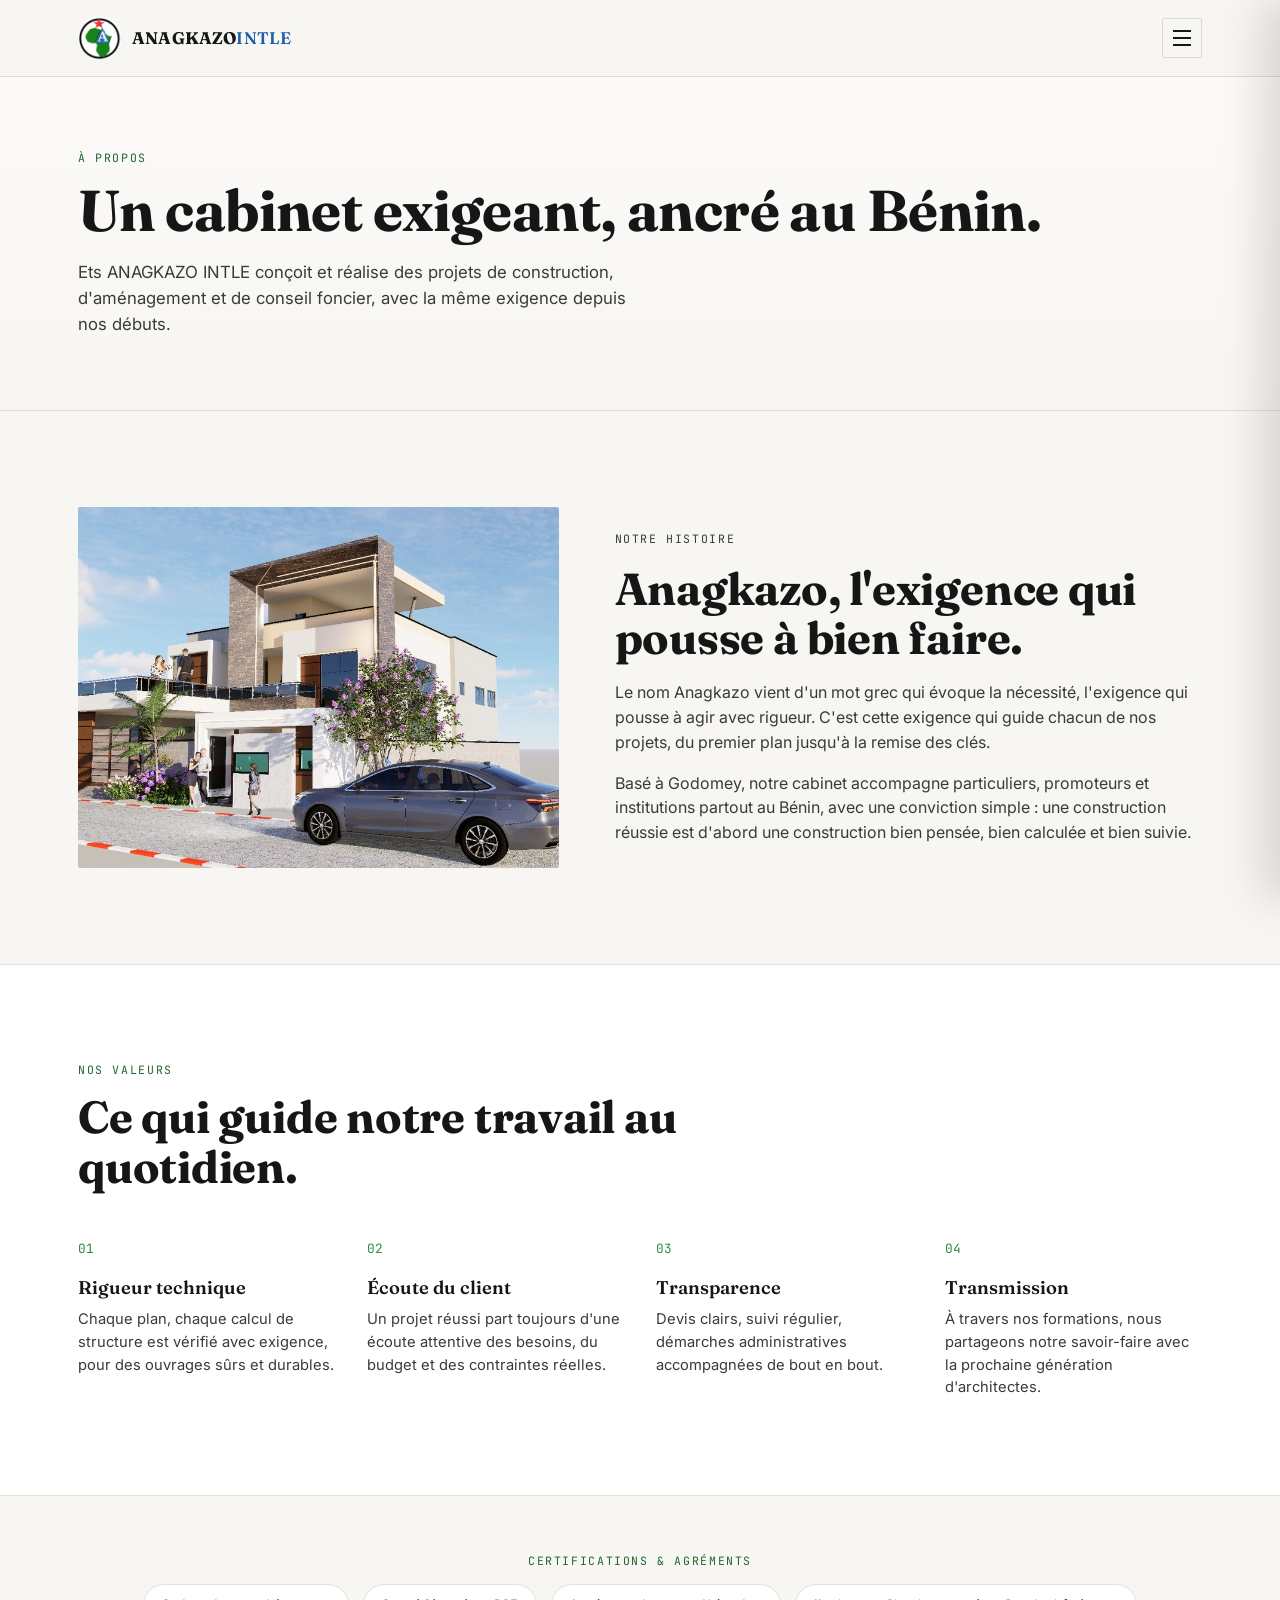
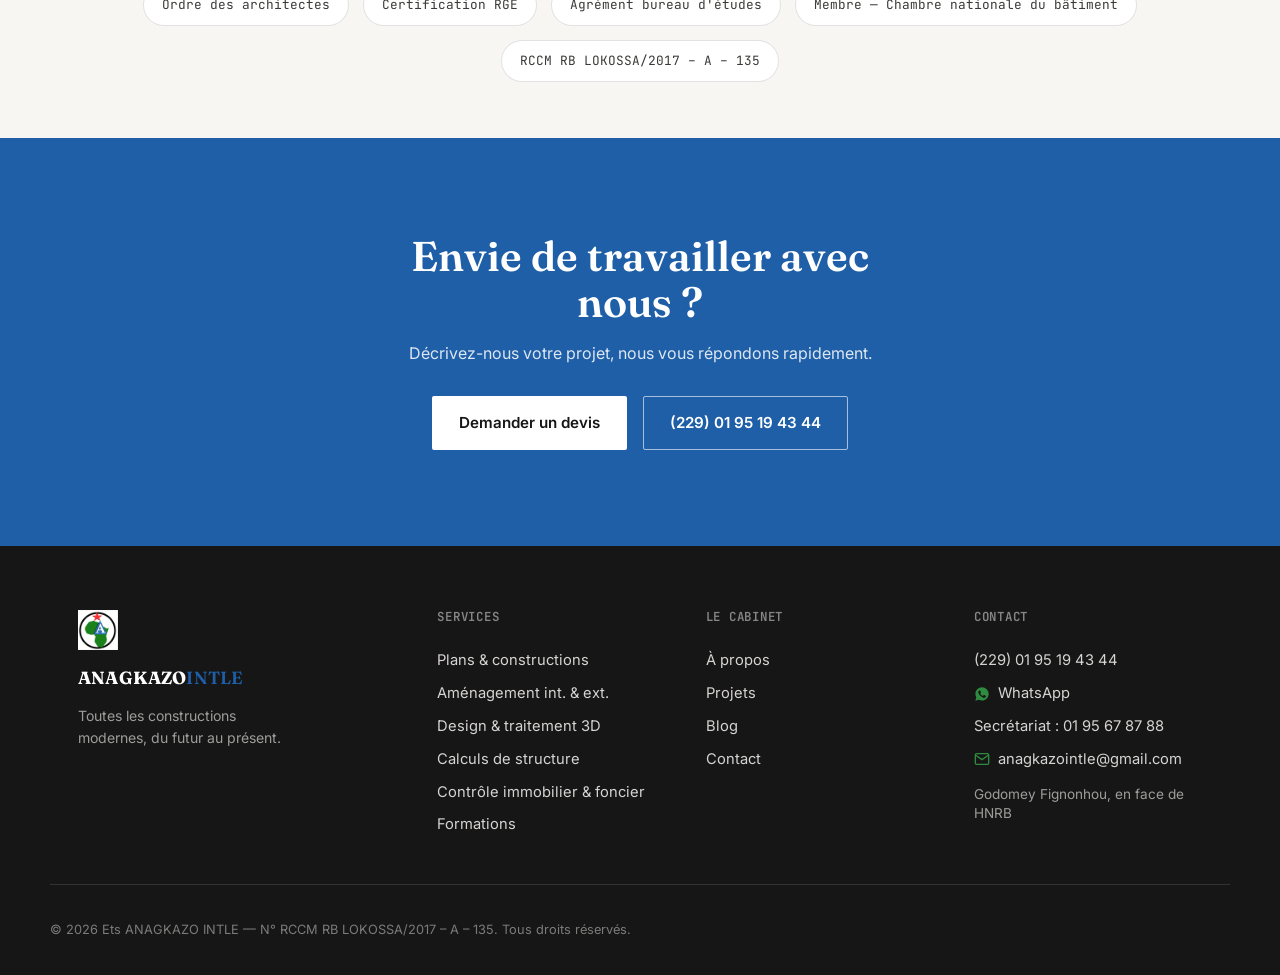
<file: a-propos.html>
<!DOCTYPE html>
<html lang="fr">
<head>
<meta charset="UTF-8">
<meta name="viewport" content="width=device-width, initial-scale=1.0">
<title>À propos — Ets ANAGKAZO INTLE | Cabinet d'architecture</title>
<meta name="description" content="Ets ANAGKAZO INTLE : cabinet d'architecture généraliste basé à Godomey, intervention nationale. Découvrez notre histoire, nos valeurs et nos certifications.">
<link rel="canonical" href="https://www.anagkazo-intle.com/a-propos.html">

<meta property="og:title" content="À propos — Ets ANAGKAZO INTLE">
<meta property="og:description" content="Cabinet d'architecture généraliste basé à Godomey, intervention nationale. Notre histoire, nos valeurs, nos certifications.">
<meta property="og:type" content="website">
<meta property="og:url" content="https://www.anagkazo-intle.com/a-propos.html">
<meta property="og:image" content="https://www.anagkazo-intle.com/img/projets/web/villa-01-facade-principale.jpg">
<meta property="og:locale" content="fr_FR">

<meta name="twitter:card" content="summary_large_image">
<meta name="twitter:title" content="À propos — Ets ANAGKAZO INTLE">
<meta name="twitter:description" content="Cabinet d'architecture généraliste basé à Godomey, intervention nationale.">
<meta name="twitter:image" content="https://www.anagkazo-intle.com/img/projets/web/villa-01-facade-principale.jpg">

<link rel="preconnect" href="https://fonts.googleapis.com">
<link rel="preconnect" href="https://fonts.gstatic.com" crossorigin>
<link href="https://fonts.googleapis.com/css2?family=Fraunces:opsz,wght@9..144,300;9..144,450;9..144,600;9..144,700&family=Inter:wght@400;500;600&family=JetBrains+Mono:wght@400;500&display=swap" rel="stylesheet">

<link rel="stylesheet" href="css/style.css">
</head>
<body>

<a class="skip-link" href="#main">Aller au contenu</a>

<header class="site-header" id="site-header">
  <div class="wrap header-inner">
    <a href="index.html" class="brand" aria-label="Ets ANAGKAZO INTLE — Accueil">
      <img src="img/logo.png" alt="Logo Ets ANAGKAZO INTLE" class="brand-mark" width="44" height="44">
      <span class="brand-name">ANAGKAZO<span class="brand-suffix">INTLE</span></span>
    </a>

    <button class="burger" id="burger" aria-label="Ouvrir le menu" aria-expanded="false" aria-controls="main-nav">
      <span></span><span></span><span></span>
    </button>
  </div>
</header>

<div class="nav-overlay" id="nav-overlay"></div>

<nav class="main-nav" id="main-nav" aria-label="Navigation principale">
  <button class="nav-close" id="nav-close" aria-label="Fermer le menu">✕</button>

  <a href="index.html">Accueil</a>
  <a href="projets.html">Projets</a>
  <div class="nav-dropdown">
    <a href="services.html">Services <span class="chev">⌄</span></a>
    <div class="dropdown-panel">
      <a href="services-construction.html">Plans &amp; constructions</a>
      <a href="services-amenagement.html">Aménagement intérieur &amp; extérieur</a>
      <a href="services-design3d.html">Design &amp; traitement 3D</a>
      <a href="services-structure.html">Calculs de structure</a>
      <a href="services-foncier.html">Contrôle immobilier &amp; foncier</a>
      <a href="services-formation.html">Formations</a>
    </div>
  </div>
  <a href="a-propos.html" class="active">À propos</a>
  <a href="blog.html">Blog</a>
  <a href="contact.html">Contact</a>

  <div class="nav-panel-contact">
    <a href="tel:+22901951943">(229) 01 95 19 43 44</a>
    <a href="mailto:anagkazointle@gmail.com" class="contact-icon-link">
      <svg width="16" height="16" viewBox="0 0 24 24" fill="none" stroke="currentColor" stroke-width="2"><path d="M4 4h16c1.1 0 2 .9 2 2v12c0 1.1-.9 2-2 2H4c-1.1 0-2-.9-2-2V6c0-1.1.9-2 2-2z"/><polyline points="22,6 12,13 2,6"/></svg>
      <span>anagkazointle@gmail.com</span>
    </a>
  </div>
</nav>

<main id="main">

  <section class="page-hero">
    <div class="wrap">
      <p class="eyebrow">À propos</p>
      <h1 class="page-title">Un cabinet exigeant, ancré au Bénin.</h1>
      <p class="page-lead">Ets ANAGKAZO INTLE conçoit et réalise des projets de construction, d'aménagement et de conseil foncier, avec la même exigence depuis nos débuts.</p>
    </div>
  </section>

  <section class="section about-story-section">
    <div class="wrap about-story-grid">
      <div class="about-story-img" style="background-image:url('img/projets/web/villa-05-etage-vegetation.jpg')"></div>
      <div class="about-story-content">
        <p class="eyebrow">Notre histoire</p>
        <h2 class="section-title">Anagkazo, l'exigence qui pousse à bien faire.</h2>
        <p>Le nom Anagkazo vient d'un mot grec qui évoque la nécessité, l'exigence qui pousse à agir avec rigueur. C'est cette exigence qui guide chacun de nos projets, du premier plan jusqu'à la remise des clés.</p>
        <p>Basé à Godomey, notre cabinet accompagne particuliers, promoteurs et institutions partout au Bénin, avec une conviction simple : une construction réussie est d'abord une construction bien pensée, bien calculée et bien suivie.</p>
      </div>
    </div>
  </section>

  <section class="section about-values-section">
    <div class="wrap">
      <p class="eyebrow">Nos valeurs</p>
      <h2 class="section-title">Ce qui guide notre travail au quotidien.</h2>

      <div class="values-grid">
        <div class="value-card">
          <span class="service-mono">01</span>
          <h3>Rigueur technique</h3>
          <p>Chaque plan, chaque calcul de structure est vérifié avec exigence, pour des ouvrages sûrs et durables.</p>
        </div>
        <div class="value-card">
          <span class="service-mono">02</span>
          <h3>Écoute du client</h3>
          <p>Un projet réussi part toujours d'une écoute attentive des besoins, du budget et des contraintes réelles.</p>
        </div>
        <div class="value-card">
          <span class="service-mono">03</span>
          <h3>Transparence</h3>
          <p>Devis clairs, suivi régulier, démarches administratives accompagnées de bout en bout.</p>
        </div>
        <div class="value-card">
          <span class="service-mono">04</span>
          <h3>Transmission</h3>
          <p>À travers nos formations, nous partageons notre savoir-faire avec la prochaine génération d'architectes.</p>
        </div>
      </div>
    </div>
  </section>

  <section class="section certs-section">
    <div class="wrap">
      <p class="eyebrow certs-eyebrow">Certifications &amp; agréments</p>
      <div class="certs-row">
        <span class="cert-badge">Ordre des architectes</span>
        <span class="cert-badge">Certification RGE</span>
        <span class="cert-badge">Agrément bureau d'études</span>
        <span class="cert-badge">Membre — Chambre nationale du bâtiment</span>
        <span class="cert-badge">RCCM RB LOKOSSA/2017 – A – 135</span>
      </div>
    </div>
  </section>

  <section class="section cta-section">
    <div class="wrap cta-inner">
      <h2>Envie de travailler avec nous&nbsp;?</h2>
      <p>Décrivez-nous votre projet, nous vous répondons rapidement.</p>
      <div class="hero-actions">
        <a href="contact.html" class="btn btn-primary btn-light">Demander un devis</a>
        <a href="tel:+22901951943" class="btn btn-ghost btn-ghost-light">(229) 01 95 19 43 44</a>
      </div>
    </div>
  </section>

</main>

<footer class="site-footer">
  <div class="wrap footer-grid">
    <div class="footer-brand">
      <img src="img/logo.png" alt="Logo Ets ANAGKAZO INTLE" width="40" height="40">
      <p class="brand-name">ANAGKAZO<span class="brand-suffix">INTLE</span></p>
      <p class="footer-tagline">Toutes les constructions modernes, du futur au présent.</p>
    </div>

    <nav class="footer-nav" aria-label="Services">
      <h4>Services</h4>
      <a href="services-construction.html">Plans &amp; constructions</a>
      <a href="services-amenagement.html">Aménagement int. &amp; ext.</a>
      <a href="services-design3d.html">Design &amp; traitement 3D</a>
      <a href="services-structure.html">Calculs de structure</a>
      <a href="services-foncier.html">Contrôle immobilier &amp; foncier</a>
      <a href="services-formation.html">Formations</a>
    </nav>

    <nav class="footer-nav" aria-label="Le cabinet">
      <h4>Le cabinet</h4>
      <a href="a-propos.html">À propos</a>
      <a href="projets.html">Projets</a>
      <a href="blog.html">Blog</a>
      <a href="contact.html">Contact</a>
    </nav>

    <div class="footer-contact">
      <h4>Contact</h4>
      <a href="tel:+22901951943">(229) 01 95 19 43 44</a>
      <a href="https://wa.me/22996863058" target="_blank" rel="noopener" class="footer-icon-link">
        <svg width="16" height="16" viewBox="0 0 24 24" fill="currentColor"><path d="M12.04 2C6.58 2 2.13 6.45 2.13 11.91c0 1.75.46 3.45 1.32 4.95L2 22l5.28-1.38c1.45.79 3.08 1.21 4.76 1.21h.01c5.46 0 9.91-4.45 9.91-9.91C21.96 6.45 17.5 2 12.04 2zm5.83 14.15c-.24.68-1.4 1.32-1.93 1.4-.5.08-1.11.11-1.79-.11-.41-.13-.95-.31-1.63-.6-2.87-1.24-4.74-4.13-4.88-4.32-.14-.19-1.17-1.55-1.17-2.96 0-1.41.74-2.1 1-2.39.26-.29.57-.36.76-.36.19 0 .38 0 .55.01.18.01.41-.07.64.49.24.58.81 2 .88 2.15.07.15.12.32.02.51-.09.19-.14.31-.28.48-.14.17-.29.37-.42.5-.14.14-.28.29-.12.57.16.28.71 1.17 1.52 1.9 1.05.94 1.93 1.23 2.21 1.37.28.14.44.12.6-.07.16-.19.68-.79.87-1.06.19-.27.37-.22.62-.13.26.09 1.63.77 1.91.91.28.14.47.21.54.33.07.12.07.68-.17 1.36z"/></svg>
        <span>WhatsApp</span>
      </a>
      <a href="tel:+22901956787">Secrétariat : 01 95 67 87 88</a>
      <a href="mailto:anagkazointle@gmail.com" class="footer-icon-link">
        <svg width="16" height="16" viewBox="0 0 24 24" fill="none" stroke="currentColor" stroke-width="2"><path d="M4 4h16c1.1 0 2 .9 2 2v12c0 1.1-.9 2-2 2H4c-1.1 0-2-.9-2-2V6c0-1.1.9-2 2-2z"/><polyline points="22,6 12,13 2,6"/></svg>
        <span>anagkazointle@gmail.com</span>
      </a>
      <span class="footer-address">Godomey Fignonhou, en face de HNRB</span>
    </div>
  </div>
  <div class="wrap footer-bottom">
    <p>© <span id="year"></span> Ets ANAGKAZO INTLE — N° RCCM RB LOKOSSA/2017 – A – 135. Tous droits réservés.</p>
  </div>
</footer>

<script src="js/main.js"></script>
</body>
</html>
</file>
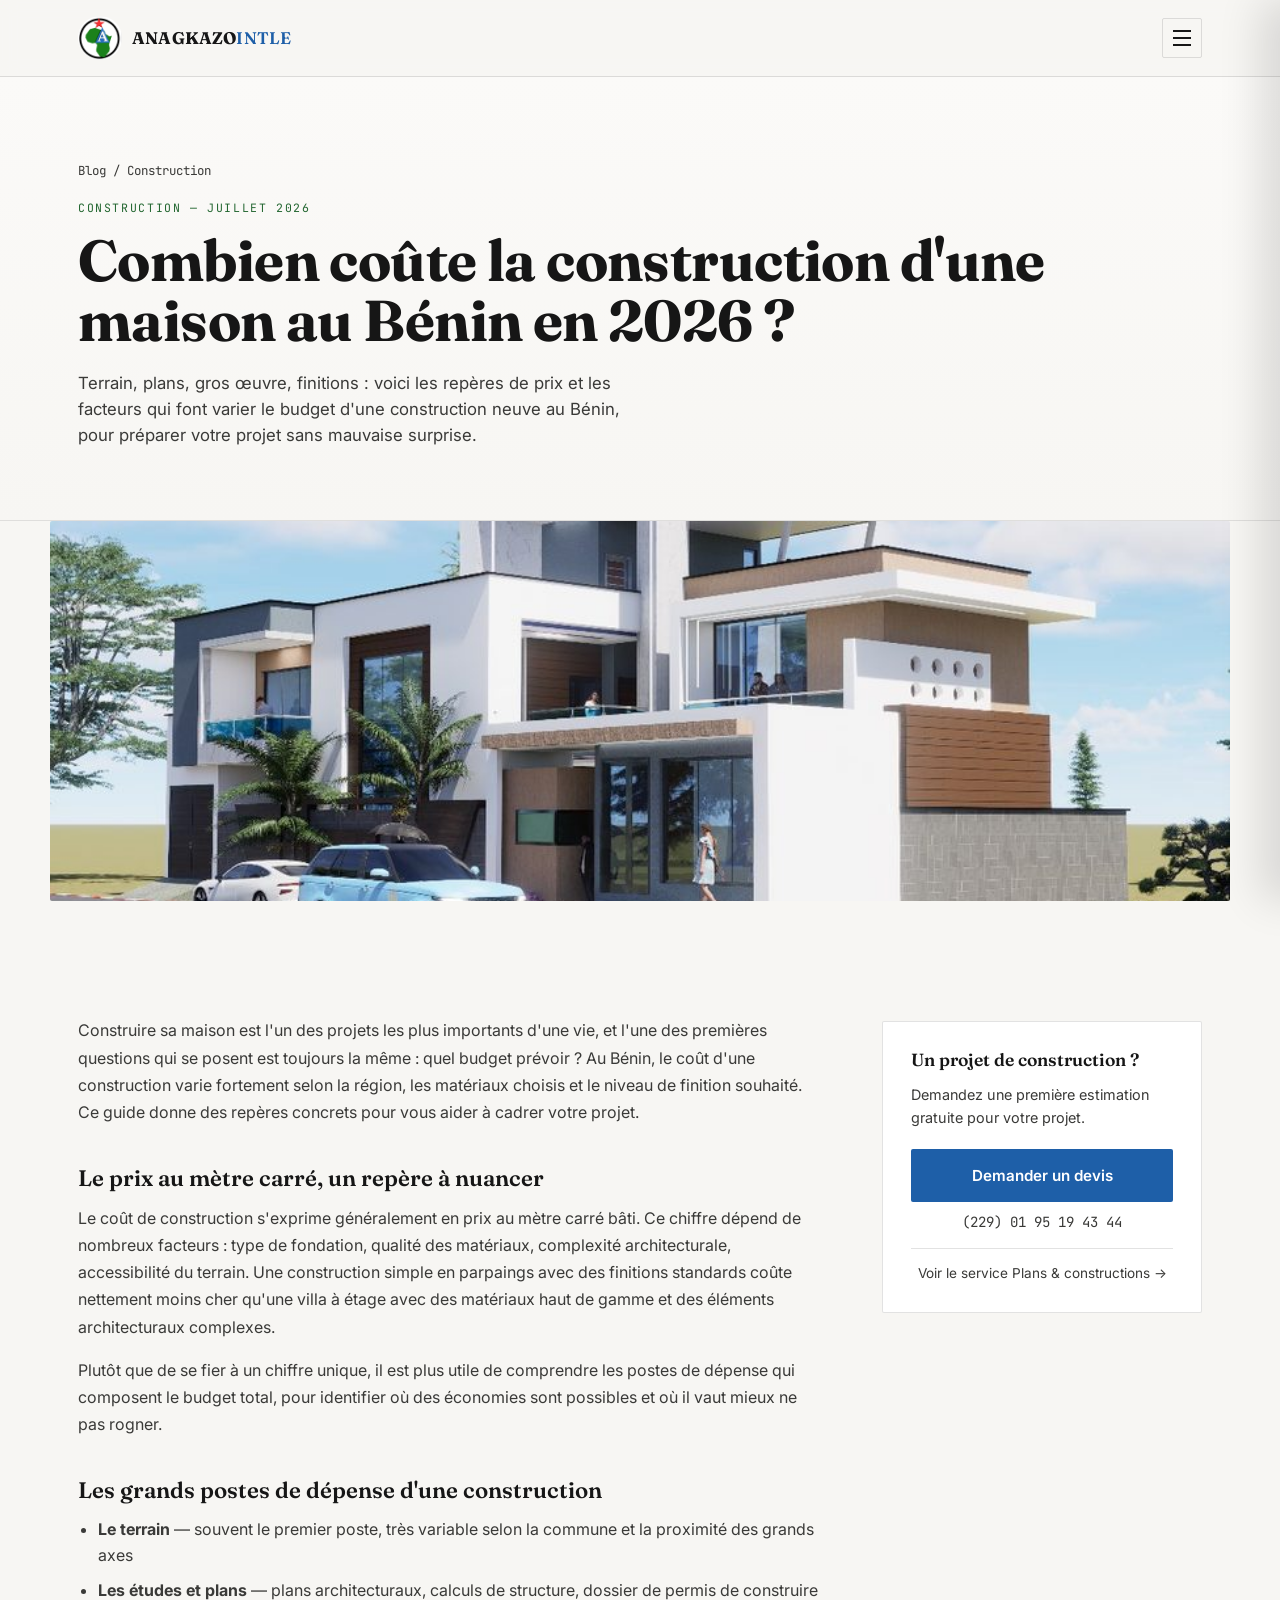
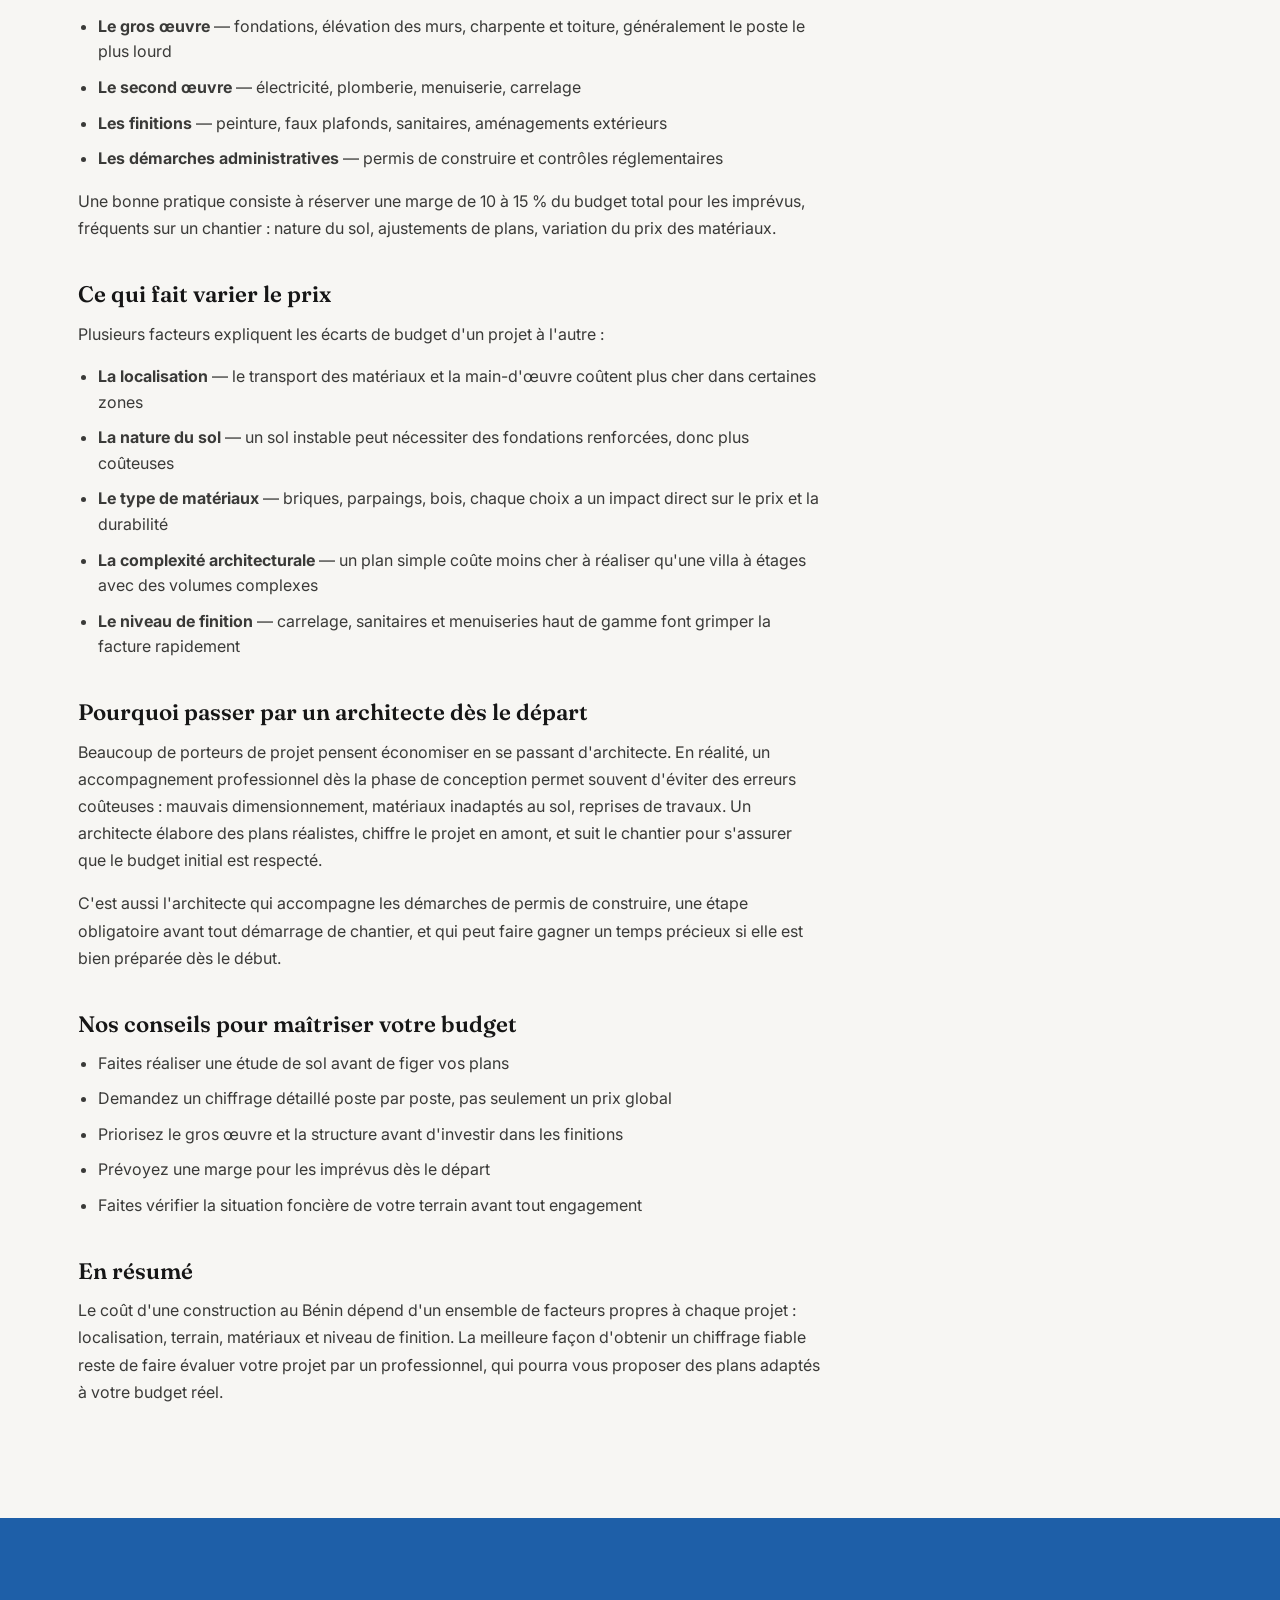
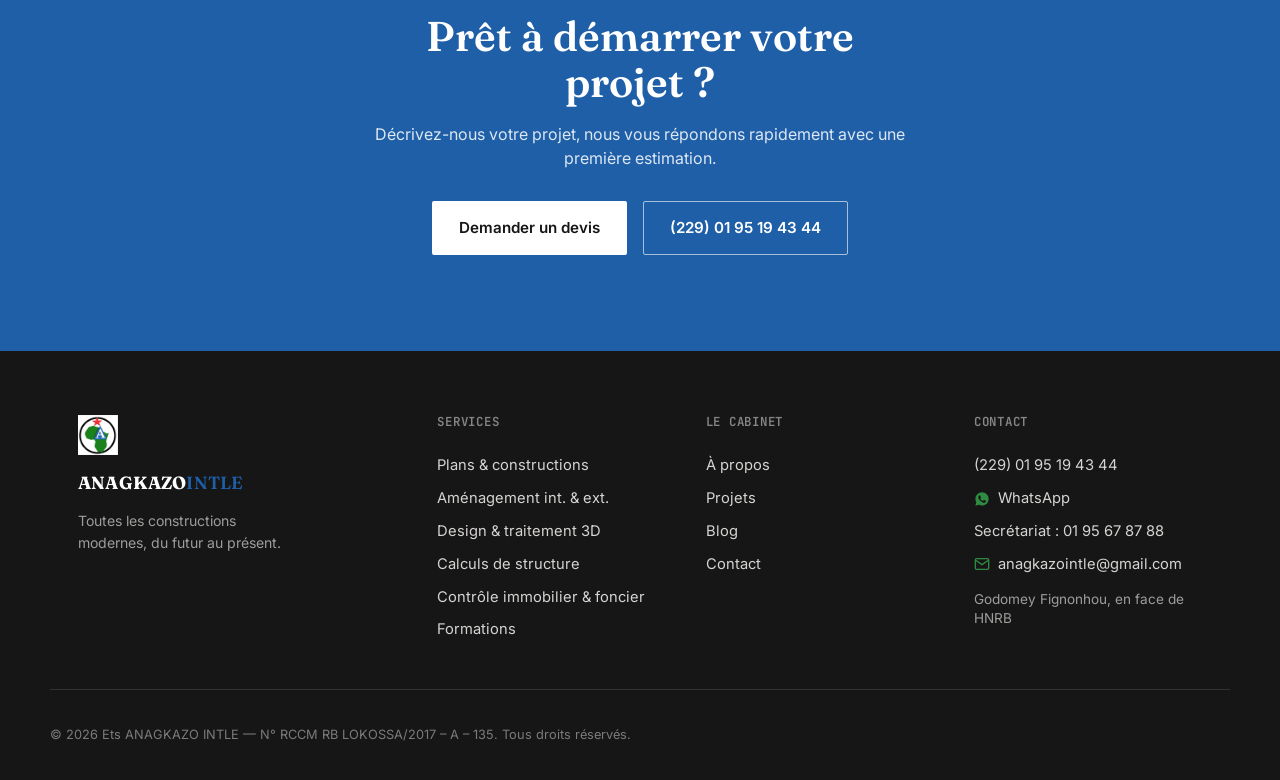
<file: blog-cout-construction-benin-2026.html>
<!DOCTYPE html>
<html lang="fr">
<head>
<meta charset="UTF-8">
<meta name="viewport" content="width=device-width, initial-scale=1.0">
<title>Combien coûte la construction d'une maison au Bénin en 2026 ? | ANAGKAZO INTLE</title>
<meta name="description" content="Prix au mètre carré, postes de dépense, permis de construire, terrain : le guide complet du budget d'une construction neuve au Bénin en 2026.">
<link rel="canonical" href="https://www.anagkazo-intle.com/blog-cout-construction-benin-2026.html">

<meta property="og:title" content="Combien coûte la construction d'une maison au Bénin en 2026 ?">
<meta property="og:description" content="Prix au mètre carré, postes de dépense et facteurs qui font varier le budget d'une construction neuve au Bénin.">
<meta property="og:type" content="article">
<meta property="og:url" content="https://www.anagkazo-intle.com/blog-cout-construction-benin-2026.html">
<meta property="og:image" content="https://www.anagkazo-intle.com/img/projets/web/villa-01-facade-principale.jpg">
<meta property="og:locale" content="fr_FR">

<meta name="twitter:card" content="summary_large_image">
<meta name="twitter:title" content="Combien coûte la construction d'une maison au Bénin en 2026 ?">
<meta name="twitter:description" content="Prix au mètre carré, postes de dépense et facteurs qui font varier le budget d'une construction neuve au Bénin.">
<meta name="twitter:image" content="https://www.anagkazo-intle.com/img/projets/web/villa-01-facade-principale.jpg">

<link rel="preconnect" href="https://fonts.googleapis.com">
<link rel="preconnect" href="https://fonts.gstatic.com" crossorigin>
<link href="https://fonts.googleapis.com/css2?family=Fraunces:opsz,wght@9..144,300;9..144,450;9..144,600;9..144,700&family=Inter:wght@400;500;600&family=JetBrains+Mono:wght@400;500&display=swap" rel="stylesheet">

<link rel="stylesheet" href="css/style.css">

<script type="application/ld+json">
{
  "@context": "https://schema.org",
  "@type": "Article",
  "headline": "Combien coûte la construction d'une maison au Bénin en 2026 ?",
  "description": "Prix au mètre carré, postes de dépense, permis de construire, terrain : le guide complet du budget d'une construction neuve au Bénin en 2026.",
  "author": {
    "@type": "Organization",
    "name": "Ets ANAGKAZO INTLE"
  },
  "publisher": {
    "@type": "Organization",
    "name": "Ets ANAGKAZO INTLE",
    "logo": {
      "@type": "ImageObject",
      "url": "https://www.anagkazo-intle.com/img/logo.png"
    }
  },
  "datePublished": "2026-07-01",
  "dateModified": "2026-07-01",
  "image": "https://www.anagkazo-intle.com/img/projets/web/villa-01-facade-principale.jpg",
  "mainEntityOfPage": "https://www.anagkazo-intle.com/blog-cout-construction-benin-2026.html"
}
</script>
</head>
<body>

<a class="skip-link" href="#main">Aller au contenu</a>

<header class="site-header" id="site-header">
  <div class="wrap header-inner">
    <a href="index.html" class="brand" aria-label="Ets ANAGKAZO INTLE — Accueil">
      <img src="img/logo.png" alt="Logo Ets ANAGKAZO INTLE" class="brand-mark" width="44" height="44">
      <span class="brand-name">ANAGKAZO<span class="brand-suffix">INTLE</span></span>
    </a>

    <button class="burger" id="burger" aria-label="Ouvrir le menu" aria-expanded="false" aria-controls="main-nav">
      <span></span><span></span><span></span>
    </button>
  </div>
</header>

<div class="nav-overlay" id="nav-overlay"></div>

<nav class="main-nav" id="main-nav" aria-label="Navigation principale">
  <button class="nav-close" id="nav-close" aria-label="Fermer le menu">✕</button>

  <a href="index.html">Accueil</a>
  <a href="projets.html">Projets</a>
  <div class="nav-dropdown">
    <a href="services.html">Services <span class="chev">⌄</span></a>
    <div class="dropdown-panel">
      <a href="services-construction.html">Plans &amp; constructions</a>
      <a href="services-amenagement.html">Aménagement intérieur &amp; extérieur</a>
      <a href="services-design3d.html">Design &amp; traitement 3D</a>
      <a href="services-structure.html">Calculs de structure</a>
      <a href="services-foncier.html">Contrôle immobilier &amp; foncier</a>
      <a href="services-formation.html">Formations</a>
    </div>
  </div>
  <a href="a-propos.html">À propos</a>
  <a href="blog.html" class="active">Blog</a>
  <a href="contact.html">Contact</a>

  <div class="nav-panel-contact">
    <a href="tel:+22901951943">(229) 01 95 19 43 44</a>
    <a href="mailto:anagkazointle@gmail.com" class="contact-icon-link">
      <svg width="16" height="16" viewBox="0 0 24 24" fill="none" stroke="currentColor" stroke-width="2"><path d="M4 4h16c1.1 0 2 .9 2 2v12c0 1.1-.9 2-2 2H4c-1.1 0-2-.9-2-2V6c0-1.1.9-2 2-2z"/><polyline points="22,6 12,13 2,6"/></svg>
      <span>anagkazointle@gmail.com</span>
    </a>
  </div>
</nav>

<main id="main">

  <article class="article-page">

    <section class="page-hero article-hero">
      <div class="wrap">
        <p class="article-breadcrumb"><a href="blog.html">Blog</a> / Construction</p>
        <p class="eyebrow">Construction — Juillet 2026</p>
        <h1 class="page-title">Combien coûte la construction d'une maison au Bénin en 2026&nbsp;?</h1>
        <p class="page-lead">Terrain, plans, gros œuvre, finitions : voici les repères de prix et les facteurs qui font varier le budget d'une construction neuve au Bénin, pour préparer votre projet sans mauvaise surprise.</p>
      </div>
    </section>

    <div class="wrap article-hero-img" style="background-image:url('img/projets/web/villa-01-facade-principale.jpg')"></div>

    <section class="section article-body-section">
      <div class="wrap article-body-grid">

        <div class="article-content">

          <p>Construire sa maison est l'un des projets les plus importants d'une vie, et l'une des premières questions qui se posent est toujours la même : quel budget prévoir ? Au Bénin, le coût d'une construction varie fortement selon la région, les matériaux choisis et le niveau de finition souhaité. Ce guide donne des repères concrets pour vous aider à cadrer votre projet.</p>

          <h2>Le prix au mètre carré, un repère à nuancer</h2>
          <p>Le coût de construction s'exprime généralement en prix au mètre carré bâti. Ce chiffre dépend de nombreux facteurs : type de fondation, qualité des matériaux, complexité architecturale, accessibilité du terrain. Une construction simple en parpaings avec des finitions standards coûte nettement moins cher qu'une villa à étage avec des matériaux haut de gamme et des éléments architecturaux complexes.</p>
          <p>Plutôt que de se fier à un chiffre unique, il est plus utile de comprendre les postes de dépense qui composent le budget total, pour identifier où des économies sont possibles et où il vaut mieux ne pas rogner.</p>

          <h2>Les grands postes de dépense d'une construction</h2>
          <ul>
            <li><strong>Le terrain</strong> — souvent le premier poste, très variable selon la commune et la proximité des grands axes</li>
            <li><strong>Les études et plans</strong> — plans architecturaux, calculs de structure, dossier de permis de construire</li>
            <li><strong>Le gros œuvre</strong> — fondations, élévation des murs, charpente et toiture, généralement le poste le plus lourd</li>
            <li><strong>Le second œuvre</strong> — électricité, plomberie, menuiserie, carrelage</li>
            <li><strong>Les finitions</strong> — peinture, faux plafonds, sanitaires, aménagements extérieurs</li>
            <li><strong>Les démarches administratives</strong> — permis de construire et contrôles réglementaires</li>
          </ul>
          <p>Une bonne pratique consiste à réserver une marge de 10 à 15 % du budget total pour les imprévus, fréquents sur un chantier : nature du sol, ajustements de plans, variation du prix des matériaux.</p>

          <h2>Ce qui fait varier le prix</h2>
          <p>Plusieurs facteurs expliquent les écarts de budget d'un projet à l'autre :</p>
          <ul>
            <li><strong>La localisation</strong> — le transport des matériaux et la main-d'œuvre coûtent plus cher dans certaines zones</li>
            <li><strong>La nature du sol</strong> — un sol instable peut nécessiter des fondations renforcées, donc plus coûteuses</li>
            <li><strong>Le type de matériaux</strong> — briques, parpaings, bois, chaque choix a un impact direct sur le prix et la durabilité</li>
            <li><strong>La complexité architecturale</strong> — un plan simple coûte moins cher à réaliser qu'une villa à étages avec des volumes complexes</li>
            <li><strong>Le niveau de finition</strong> — carrelage, sanitaires et menuiseries haut de gamme font grimper la facture rapidement</li>
          </ul>

          <h2>Pourquoi passer par un architecte dès le départ</h2>
          <p>Beaucoup de porteurs de projet pensent économiser en se passant d'architecte. En réalité, un accompagnement professionnel dès la phase de conception permet souvent d'éviter des erreurs coûteuses : mauvais dimensionnement, matériaux inadaptés au sol, reprises de travaux. Un architecte élabore des plans réalistes, chiffre le projet en amont, et suit le chantier pour s'assurer que le budget initial est respecté.</p>
          <p>C'est aussi l'architecte qui accompagne les démarches de permis de construire, une étape obligatoire avant tout démarrage de chantier, et qui peut faire gagner un temps précieux si elle est bien préparée dès le début.</p>

          <h2>Nos conseils pour maîtriser votre budget</h2>
          <ul>
            <li>Faites réaliser une étude de sol avant de figer vos plans</li>
            <li>Demandez un chiffrage détaillé poste par poste, pas seulement un prix global</li>
            <li>Priorisez le gros œuvre et la structure avant d'investir dans les finitions</li>
            <li>Prévoyez une marge pour les imprévus dès le départ</li>
            <li>Faites vérifier la situation foncière de votre terrain avant tout engagement</li>
          </ul>

          <h2>En résumé</h2>
          <p>Le coût d'une construction au Bénin dépend d'un ensemble de facteurs propres à chaque projet : localisation, terrain, matériaux et niveau de finition. La meilleure façon d'obtenir un chiffrage fiable reste de faire évaluer votre projet par un professionnel, qui pourra vous proposer des plans adaptés à votre budget réel.</p>

        </div>

        <aside class="service-sidebar article-sidebar">
          <h3>Un projet de construction&nbsp;?</h3>
          <p class="service-sidebar-text">Demandez une première estimation gratuite pour votre projet.</p>
          <a href="contact.html" class="btn btn-primary">Demander un devis</a>
          <a href="tel:+22901951943" class="service-sidebar-phone">(229) 01 95 19 43 44</a>
          <a href="services-construction.html" class="service-sidebar-back">Voir le service Plans &amp; constructions →</a>
        </aside>

      </div>
    </section>

    <section class="section cta-section">
      <div class="wrap cta-inner">
        <h2>Prêt à démarrer votre projet&nbsp;?</h2>
        <p>Décrivez-nous votre projet, nous vous répondons rapidement avec une première estimation.</p>
        <div class="hero-actions">
          <a href="contact.html" class="btn btn-primary btn-light">Demander un devis</a>
          <a href="tel:+22901951943" class="btn btn-ghost btn-ghost-light">(229) 01 95 19 43 44</a>
        </div>
      </div>
    </section>

  </article>

</main>

<footer class="site-footer">
  <div class="wrap footer-grid">
    <div class="footer-brand">
      <img src="img/logo.png" alt="Logo Ets ANAGKAZO INTLE" width="40" height="40">
      <p class="brand-name">ANAGKAZO<span class="brand-suffix">INTLE</span></p>
      <p class="footer-tagline">Toutes les constructions modernes, du futur au présent.</p>
    </div>

    <nav class="footer-nav" aria-label="Services">
      <h4>Services</h4>
      <a href="services-construction.html">Plans &amp; constructions</a>
      <a href="services-amenagement.html">Aménagement int. &amp; ext.</a>
      <a href="services-design3d.html">Design &amp; traitement 3D</a>
      <a href="services-structure.html">Calculs de structure</a>
      <a href="services-foncier.html">Contrôle immobilier &amp; foncier</a>
      <a href="services-formation.html">Formations</a>
    </nav>

    <nav class="footer-nav" aria-label="Le cabinet">
      <h4>Le cabinet</h4>
      <a href="a-propos.html">À propos</a>
      <a href="projets.html">Projets</a>
      <a href="blog.html">Blog</a>
      <a href="contact.html">Contact</a>
    </nav>

    <div class="footer-contact">
      <h4>Contact</h4>
      <a href="tel:+22901951943">(229) 01 95 19 43 44</a>
      <a href="https://wa.me/22996863058" target="_blank" rel="noopener" class="footer-icon-link">
        <svg width="16" height="16" viewBox="0 0 24 24" fill="currentColor"><path d="M12.04 2C6.58 2 2.13 6.45 2.13 11.91c0 1.75.46 3.45 1.32 4.95L2 22l5.28-1.38c1.45.79 3.08 1.21 4.76 1.21h.01c5.46 0 9.91-4.45 9.91-9.91C21.96 6.45 17.5 2 12.04 2zm5.83 14.15c-.24.68-1.4 1.32-1.93 1.4-.5.08-1.11.11-1.79-.11-.41-.13-.95-.31-1.63-.6-2.87-1.24-4.74-4.13-4.88-4.32-.14-.19-1.17-1.55-1.17-2.96 0-1.41.74-2.1 1-2.39.26-.29.57-.36.76-.36.19 0 .38 0 .55.01.18.01.41-.07.64.49.24.58.81 2 .88 2.15.07.15.12.32.02.51-.09.19-.14.31-.28.48-.14.17-.29.37-.42.5-.14.14-.28.29-.12.57.16.28.71 1.17 1.52 1.9 1.05.94 1.93 1.23 2.21 1.37.28.14.44.12.6-.07.16-.19.68-.79.87-1.06.19-.27.37-.22.62-.13.26.09 1.63.77 1.91.91.28.14.47.21.54.33.07.12.07.68-.17 1.36z"/></svg>
        <span>WhatsApp</span>
      </a>
      <a href="tel:+22901956787">Secrétariat : 01 95 67 87 88</a>
      <a href="mailto:anagkazointle@gmail.com" class="footer-icon-link">
        <svg width="16" height="16" viewBox="0 0 24 24" fill="none" stroke="currentColor" stroke-width="2"><path d="M4 4h16c1.1 0 2 .9 2 2v12c0 1.1-.9 2-2 2H4c-1.1 0-2-.9-2-2V6c0-1.1.9-2 2-2z"/><polyline points="22,6 12,13 2,6"/></svg>
        <span>anagkazointle@gmail.com</span>
      </a>
      <span class="footer-address">Godomey Fignonhou, en face de HNRB</span>
    </div>
  </div>
  <div class="wrap footer-bottom">
    <p>© <span id="year"></span> Ets ANAGKAZO INTLE — N° RCCM RB LOKOSSA/2017 – A – 135. Tous droits réservés.</p>
  </div>
</footer>

<script src="js/main.js"></script>
</body>
</html>
</file>
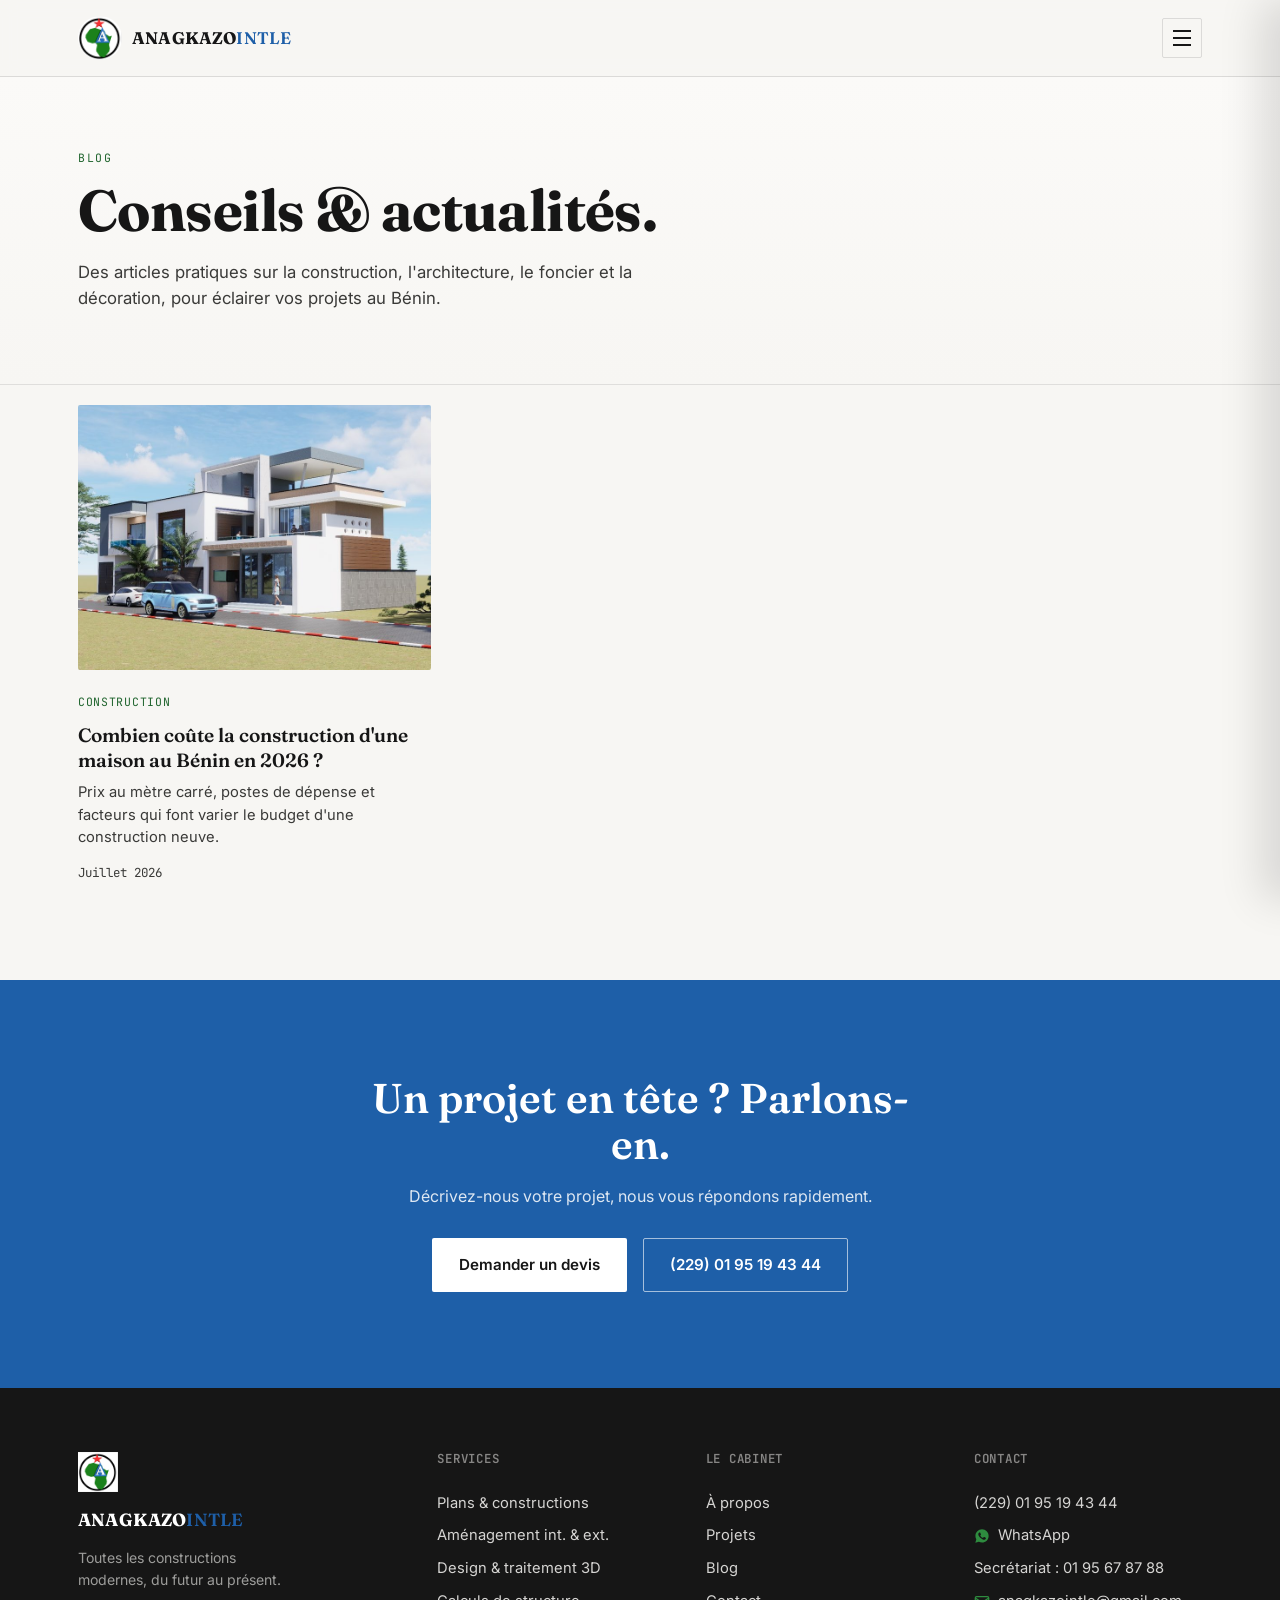
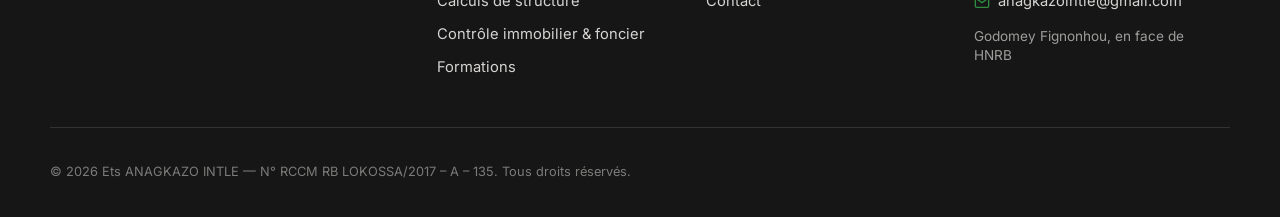
<file: blog.html>
<!DOCTYPE html>
<html lang="fr">
<head>
<meta charset="UTF-8">
<meta name="viewport" content="width=device-width, initial-scale=1.0">
<title>Blog — Ets ANAGKAZO INTLE | Conseils construction, architecture, foncier</title>
<meta name="description" content="Conseils et actualités d'Ets ANAGKAZO INTLE sur la construction, l'architecture, le foncier et la décoration au Bénin. Articles pratiques pour vos projets.">
<link rel="canonical" href="https://www.anagkazo-intle.com/blog.html">

<meta property="og:title" content="Blog — Ets ANAGKAZO INTLE">
<meta property="og:description" content="Conseils et actualités sur la construction, l'architecture et le foncier au Bénin.">
<meta property="og:type" content="website">
<meta property="og:url" content="https://www.anagkazo-intle.com/blog.html">
<meta property="og:image" content="https://www.anagkazo-intle.com/img/projets/web/villa-01-facade-principale.jpg">
<meta property="og:locale" content="fr_FR">

<meta name="twitter:card" content="summary_large_image">
<meta name="twitter:title" content="Blog — Ets ANAGKAZO INTLE">
<meta name="twitter:description" content="Conseils et actualités sur la construction, l'architecture et le foncier au Bénin.">
<meta name="twitter:image" content="https://www.anagkazo-intle.com/img/projets/web/villa-01-facade-principale.jpg">

<link rel="preconnect" href="https://fonts.googleapis.com">
<link rel="preconnect" href="https://fonts.gstatic.com" crossorigin>
<link href="https://fonts.googleapis.com/css2?family=Fraunces:opsz,wght@9..144,300;9..144,450;9..144,600;9..144,700&family=Inter:wght@400;500;600&family=JetBrains+Mono:wght@400;500&display=swap" rel="stylesheet">

<link rel="stylesheet" href="css/style.css">
</head>
<body>

<a class="skip-link" href="#main">Aller au contenu</a>

<header class="site-header" id="site-header">
  <div class="wrap header-inner">
    <a href="index.html" class="brand" aria-label="Ets ANAGKAZO INTLE — Accueil">
      <img src="img/logo.png" alt="Logo Ets ANAGKAZO INTLE" class="brand-mark" width="44" height="44">
      <span class="brand-name">ANAGKAZO<span class="brand-suffix">INTLE</span></span>
    </a>

    <button class="burger" id="burger" aria-label="Ouvrir le menu" aria-expanded="false" aria-controls="main-nav">
      <span></span><span></span><span></span>
    </button>
  </div>
</header>

<div class="nav-overlay" id="nav-overlay"></div>

<nav class="main-nav" id="main-nav" aria-label="Navigation principale">
  <button class="nav-close" id="nav-close" aria-label="Fermer le menu">✕</button>

  <a href="index.html">Accueil</a>
  <a href="projets.html">Projets</a>
  <div class="nav-dropdown">
    <a href="services.html">Services <span class="chev">⌄</span></a>
    <div class="dropdown-panel">
      <a href="services-construction.html">Plans &amp; constructions</a>
      <a href="services-amenagement.html">Aménagement intérieur &amp; extérieur</a>
      <a href="services-design3d.html">Design &amp; traitement 3D</a>
      <a href="services-structure.html">Calculs de structure</a>
      <a href="services-foncier.html">Contrôle immobilier &amp; foncier</a>
      <a href="services-formation.html">Formations</a>
    </div>
  </div>
  <a href="a-propos.html">À propos</a>
  <a href="blog.html" class="active">Blog</a>
  <a href="contact.html">Contact</a>

  <div class="nav-panel-contact">
    <a href="tel:+22901951943">(229) 01 95 19 43 44</a>
    <a href="mailto:anagkazointle@gmail.com" class="contact-icon-link">
      <svg width="16" height="16" viewBox="0 0 24 24" fill="none" stroke="currentColor" stroke-width="2"><path d="M4 4h16c1.1 0 2 .9 2 2v12c0 1.1-.9 2-2 2H4c-1.1 0-2-.9-2-2V6c0-1.1.9-2 2-2z"/><polyline points="22,6 12,13 2,6"/></svg>
      <span>anagkazointle@gmail.com</span>
    </a>
  </div>
</nav>

<main id="main">

  <section class="page-hero">
    <div class="wrap">
      <p class="eyebrow">Blog</p>
      <h1 class="page-title">Conseils &amp; actualités.</h1>
      <p class="page-lead">Des articles pratiques sur la construction, l'architecture, le foncier et la décoration, pour éclairer vos projets au Bénin.</p>
    </div>
  </section>

  <section class="section blog-list-section">
    <div class="wrap">
      <div class="blog-grid">

        <a href="blog-cout-construction-benin-2026.html" class="blog-card">
          <div class="blog-card-img" style="background-image:url('img/projets/web/villa-01-facade-principale.jpg')"></div>
          <div class="blog-card-body">
            <span class="project-tag">Construction</span>
            <h2>Combien coûte la construction d'une maison au Bénin en 2026&nbsp;?</h2>
            <p>Prix au mètre carré, postes de dépense et facteurs qui font varier le budget d'une construction neuve.</p>
            <span class="blog-card-date">Juillet 2026</span>
          </div>
        </a>

        <!--
          ============================================================
          COMMENT AJOUTER UN NOUVEL ARTICLE :
          1) Duplique le bloc <a class="blog-card"> ci-dessus
          2) Change le href vers le nom de ton nouveau fichier .html
          3) Change l'image, la catégorie (project-tag), le titre,
             le résumé et la date
          4) Crée le fichier de l'article en dupliquant
             blog-cout-construction-benin-2026.html et en changeant
             son contenu
          ============================================================
        -->

      </div>
    </div>
  </section>

  <section class="section cta-section">
    <div class="wrap cta-inner">
      <h2>Un projet en tête&nbsp;? Parlons-en.</h2>
      <p>Décrivez-nous votre projet, nous vous répondons rapidement.</p>
      <div class="hero-actions">
        <a href="contact.html" class="btn btn-primary btn-light">Demander un devis</a>
        <a href="tel:+22901951943" class="btn btn-ghost btn-ghost-light">(229) 01 95 19 43 44</a>
      </div>
    </div>
  </section>

</main>

<footer class="site-footer">
  <div class="wrap footer-grid">
    <div class="footer-brand">
      <img src="img/logo.png" alt="Logo Ets ANAGKAZO INTLE" width="40" height="40">
      <p class="brand-name">ANAGKAZO<span class="brand-suffix">INTLE</span></p>
      <p class="footer-tagline">Toutes les constructions modernes, du futur au présent.</p>
    </div>

    <nav class="footer-nav" aria-label="Services">
      <h4>Services</h4>
      <a href="services-construction.html">Plans &amp; constructions</a>
      <a href="services-amenagement.html">Aménagement int. &amp; ext.</a>
      <a href="services-design3d.html">Design &amp; traitement 3D</a>
      <a href="services-structure.html">Calculs de structure</a>
      <a href="services-foncier.html">Contrôle immobilier &amp; foncier</a>
      <a href="services-formation.html">Formations</a>
    </nav>

    <nav class="footer-nav" aria-label="Le cabinet">
      <h4>Le cabinet</h4>
      <a href="a-propos.html">À propos</a>
      <a href="projets.html">Projets</a>
      <a href="blog.html">Blog</a>
      <a href="contact.html">Contact</a>
    </nav>

    <div class="footer-contact">
      <h4>Contact</h4>
      <a href="tel:+22901951943">(229) 01 95 19 43 44</a>
      <a href="https://wa.me/22996863058" target="_blank" rel="noopener" class="footer-icon-link">
        <svg width="16" height="16" viewBox="0 0 24 24" fill="currentColor"><path d="M12.04 2C6.58 2 2.13 6.45 2.13 11.91c0 1.75.46 3.45 1.32 4.95L2 22l5.28-1.38c1.45.79 3.08 1.21 4.76 1.21h.01c5.46 0 9.91-4.45 9.91-9.91C21.96 6.45 17.5 2 12.04 2zm5.83 14.15c-.24.68-1.4 1.32-1.93 1.4-.5.08-1.11.11-1.79-.11-.41-.13-.95-.31-1.63-.6-2.87-1.24-4.74-4.13-4.88-4.32-.14-.19-1.17-1.55-1.17-2.96 0-1.41.74-2.1 1-2.39.26-.29.57-.36.76-.36.19 0 .38 0 .55.01.18.01.41-.07.64.49.24.58.81 2 .88 2.15.07.15.12.32.02.51-.09.19-.14.31-.28.48-.14.17-.29.37-.42.5-.14.14-.28.29-.12.57.16.28.71 1.17 1.52 1.9 1.05.94 1.93 1.23 2.21 1.37.28.14.44.12.6-.07.16-.19.68-.79.87-1.06.19-.27.37-.22.62-.13.26.09 1.63.77 1.91.91.28.14.47.21.54.33.07.12.07.68-.17 1.36z"/></svg>
        <span>WhatsApp</span>
      </a>
      <a href="tel:+22901956787">Secrétariat : 01 95 67 87 88</a>
      <a href="mailto:anagkazointle@gmail.com" class="footer-icon-link">
        <svg width="16" height="16" viewBox="0 0 24 24" fill="none" stroke="currentColor" stroke-width="2"><path d="M4 4h16c1.1 0 2 .9 2 2v12c0 1.1-.9 2-2 2H4c-1.1 0-2-.9-2-2V6c0-1.1.9-2 2-2z"/><polyline points="22,6 12,13 2,6"/></svg>
        <span>anagkazointle@gmail.com</span>
      </a>
      <span class="footer-address">Godomey Fignonhou, en face de HNRB</span>
    </div>
  </div>
  <div class="wrap footer-bottom">
    <p>© <span id="year"></span> Ets ANAGKAZO INTLE — N° RCCM RB LOKOSSA/2017 – A – 135. Tous droits réservés.</p>
  </div>
</footer>

<script src="js/main.js"></script>
</body>
</html>
</file>
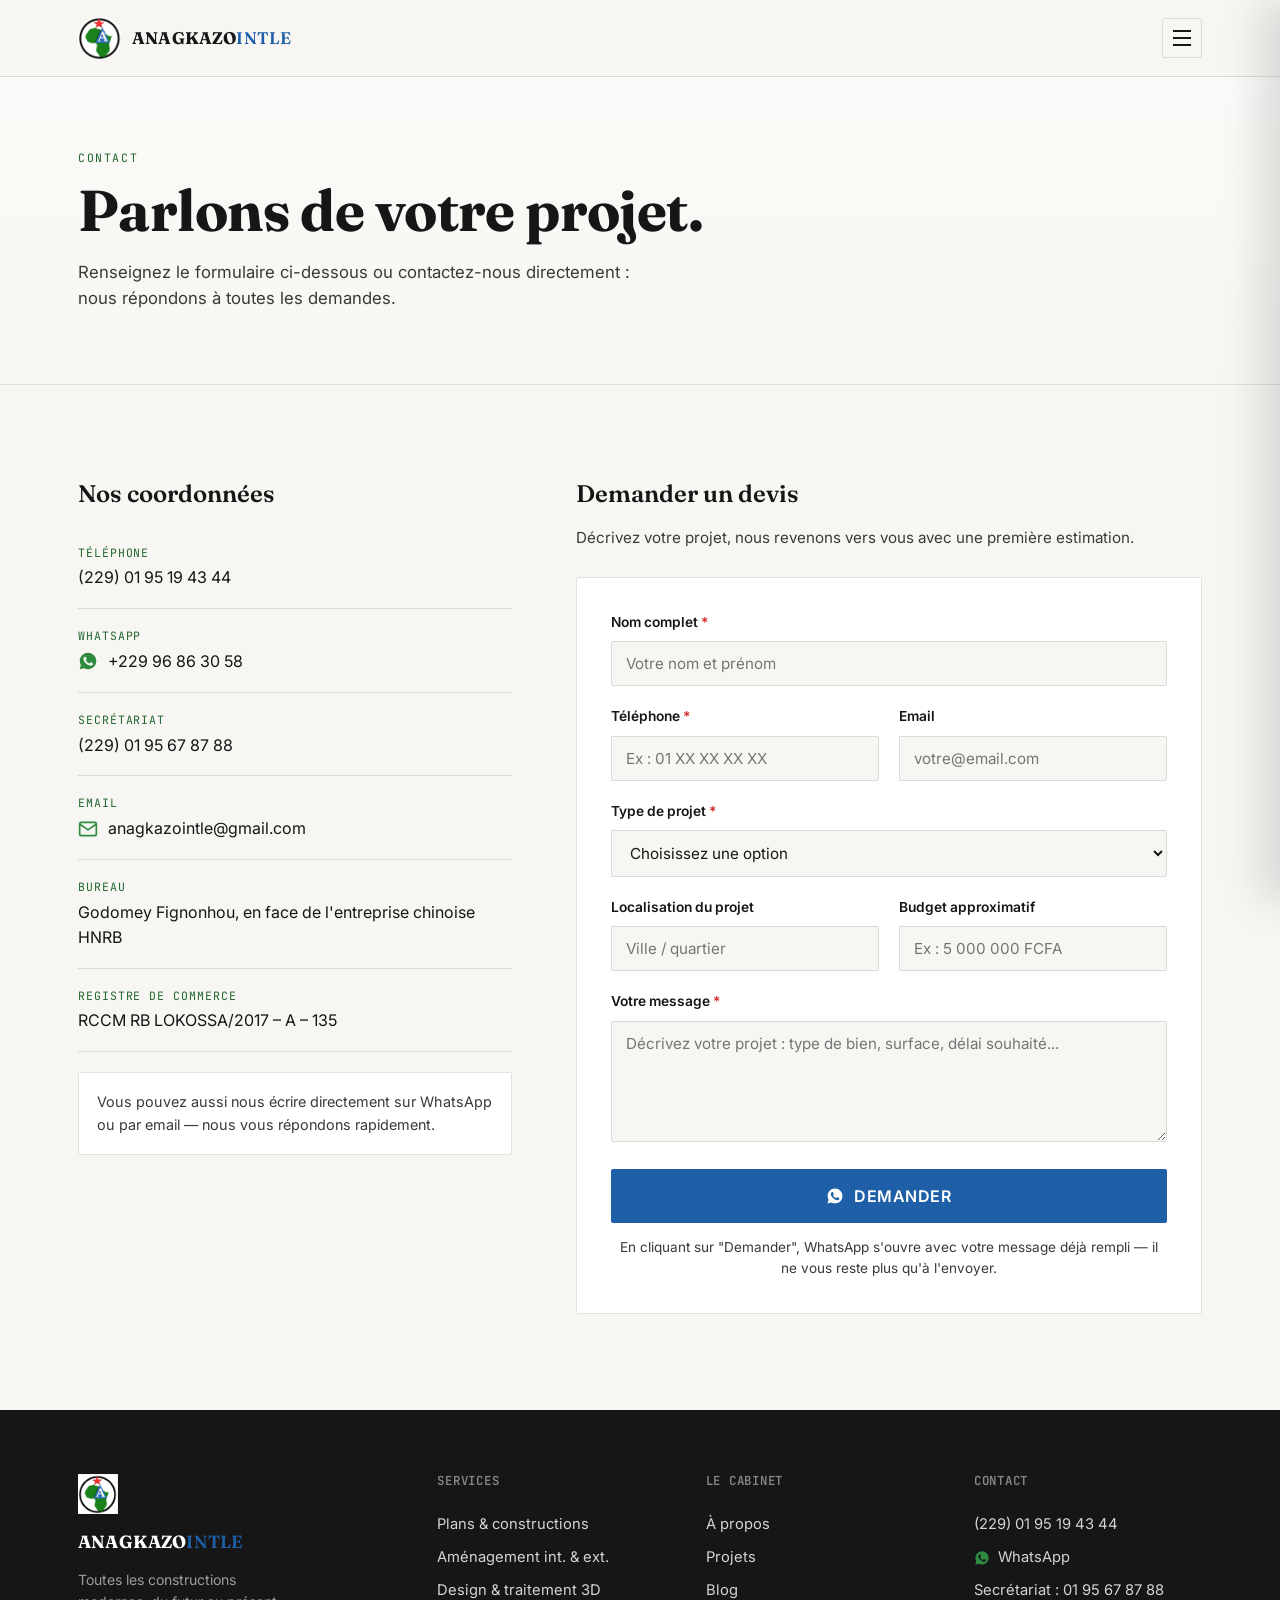
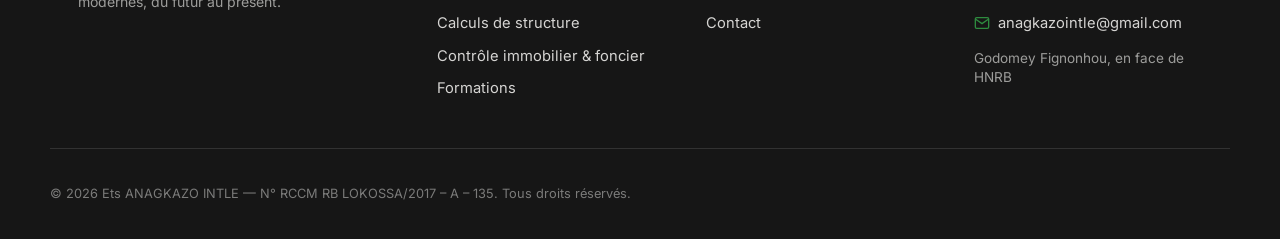
<file: contact.html>
<!DOCTYPE html>
<html lang="fr">
<head>
<meta charset="UTF-8">
<meta name="viewport" content="width=device-width, initial-scale=1.0">
<title>Contact & devis — Ets ANAGKAZO INTLE</title>
<meta name="description" content="Contactez Ets ANAGKAZO INTLE pour votre projet de construction, aménagement, design 3D ou démarche foncière. Demandez votre devis en ligne.">
<link rel="canonical" href="https://www.anagkazo-intle.com/contact.html">

<!-- Open Graph -->
<meta property="og:title" content="Contact & devis — Ets ANAGKAZO INTLE">
<meta property="og:description" content="Demandez votre devis pour un projet de construction, aménagement, design 3D ou démarche foncière. Réponse rapide.">
<meta property="og:type" content="website">
<meta property="og:url" content="https://www.anagkazo-intle.com/contact.html">
<meta property="og:image" content="https://www.anagkazo-intle.com/img/projets/web/villa-01-facade-principale.jpg">
<meta property="og:locale" content="fr_FR">

<meta name="twitter:card" content="summary_large_image">
<meta name="twitter:title" content="Contact & devis — Ets ANAGKAZO INTLE">
<meta name="twitter:description" content="Demandez votre devis pour un projet de construction, aménagement, design 3D ou démarche foncière.">
<meta name="twitter:image" content="https://www.anagkazo-intle.com/img/projets/web/villa-01-facade-principale.jpg">

<link rel="preconnect" href="https://fonts.googleapis.com">
<link rel="preconnect" href="https://fonts.gstatic.com" crossorigin>
<link href="https://fonts.googleapis.com/css2?family=Fraunces:opsz,wght@9..144,300;9..144,450;9..144,600;9..144,700&family=Inter:wght@400;500;600&family=JetBrains+Mono:wght@400;500&display=swap" rel="stylesheet">

<link rel="stylesheet" href="css/style.css">
</head>
<body>

<a class="skip-link" href="#main">Aller au contenu</a>

<header class="site-header" id="site-header">
  <div class="wrap header-inner">
    <a href="index.html" class="brand" aria-label="Ets ANAGKAZO INTLE — Accueil">
      <img src="img/logo.png" alt="Logo Ets ANAGKAZO INTLE" class="brand-mark" width="44" height="44">
      <span class="brand-name">ANAGKAZO<span class="brand-suffix">INTLE</span></span>
    </a>

    <button class="burger" id="burger" aria-label="Ouvrir le menu" aria-expanded="false" aria-controls="main-nav">
      <span></span><span></span><span></span>
    </button>
  </div>
</header>

<div class="nav-overlay" id="nav-overlay"></div>

<nav class="main-nav" id="main-nav" aria-label="Navigation principale">
  <button class="nav-close" id="nav-close" aria-label="Fermer le menu">✕</button>

  <a href="index.html">Accueil</a>
  <a href="projets.html">Projets</a>
  <div class="nav-dropdown">
    <a href="services.html">Services <span class="chev">⌄</span></a>
    <div class="dropdown-panel">
      <a href="services-construction.html">Plans &amp; constructions</a>
      <a href="services-amenagement.html">Aménagement intérieur &amp; extérieur</a>
      <a href="services-design3d.html">Design &amp; traitement 3D</a>
      <a href="services-structure.html">Calculs de structure</a>
      <a href="services-foncier.html">Contrôle immobilier &amp; foncier</a>
      <a href="services-formation.html">Formations</a>
    </div>
  </div>
  <a href="a-propos.html">À propos</a>
  <a href="blog.html">Blog</a>
  <a href="contact.html" class="active">Contact</a>

  <div class="nav-panel-contact">
    <a href="tel:+22901951943">(229) 01 95 19 43 44</a>
    <a href="mailto:anagkazointle@gmail.com" class="contact-icon-link">
      <svg width="16" height="16" viewBox="0 0 24 24" fill="none" stroke="currentColor" stroke-width="2"><path d="M4 4h16c1.1 0 2 .9 2 2v12c0 1.1-.9 2-2 2H4c-1.1 0-2-.9-2-2V6c0-1.1.9-2 2-2z"/><polyline points="22,6 12,13 2,6"/></svg>
      <span>anagkazointle@gmail.com</span>
    </a>
  </div>
</nav>

<main id="main">

  <section class="page-hero">
    <div class="wrap">
      <p class="eyebrow">Contact</p>
      <h1 class="page-title">Parlons de votre projet.</h1>
      <p class="page-lead">Renseignez le formulaire ci-dessous ou contactez-nous directement : nous répondons à toutes les demandes.</p>
    </div>
  </section>

  <section class="section contact-section">
    <div class="wrap contact-grid">

      <!-- Coordonnées -->
      <div class="contact-info">
        <h2>Nos coordonnées</h2>

        <div class="info-block">
          <span class="info-label">Téléphone</span>
          <a href="tel:+22901951943">(229) 01 95 19 43 44</a>
        </div>

        <div class="info-block">
          <span class="info-label">WhatsApp</span>
          <a href="https://wa.me/22996863058" target="_blank" rel="noopener" class="contact-icon-link">
            <svg width="20" height="20" viewBox="0 0 24 24" fill="currentColor"><path d="M12.04 2C6.58 2 2.13 6.45 2.13 11.91c0 1.75.46 3.45 1.32 4.95L2 22l5.28-1.38c1.45.79 3.08 1.21 4.76 1.21h.01c5.46 0 9.91-4.45 9.91-9.91C21.96 6.45 17.5 2 12.04 2zm5.83 14.15c-.24.68-1.4 1.32-1.93 1.4-.5.08-1.11.11-1.79-.11-.41-.13-.95-.31-1.63-.6-2.87-1.24-4.74-4.13-4.88-4.32-.14-.19-1.17-1.55-1.17-2.96 0-1.41.74-2.1 1-2.39.26-.29.57-.36.76-.36.19 0 .38 0 .55.01.18.01.41-.07.64.49.24.58.81 2 .88 2.15.07.15.12.32.02.51-.09.19-.14.31-.28.48-.14.17-.29.37-.42.5-.14.14-.28.29-.12.57.16.28.71 1.17 1.52 1.9 1.05.94 1.93 1.23 2.21 1.37.28.14.44.12.6-.07.16-.19.68-.79.87-1.06.19-.27.37-.22.62-.13.26.09 1.63.77 1.91.91.28.14.47.21.54.33.07.12.07.68-.17 1.36z"/></svg>
            <span>+229 96 86 30 58</span>
          </a>
        </div>

        <div class="info-block">
          <span class="info-label">Secrétariat</span>
          <a href="tel:+22901956787">(229) 01 95 67 87 88</a>
        </div>

        <div class="info-block">
          <span class="info-label">Email</span>
          <a href="mailto:anagkazointle@gmail.com" class="contact-icon-link">
            <svg width="20" height="20" viewBox="0 0 24 24" fill="none" stroke="currentColor" stroke-width="2"><path d="M4 4h16c1.1 0 2 .9 2 2v12c0 1.1-.9 2-2 2H4c-1.1 0-2-.9-2-2V6c0-1.1.9-2 2-2z"/><polyline points="22,6 12,13 2,6"/></svg>
            <span>anagkazointle@gmail.com</span>
          </a>
        </div>

        <div class="info-block">
          <span class="info-label">Bureau</span>
          <span>Godomey Fignonhou, en face de l'entreprise chinoise HNRB</span>
        </div>

        <div class="info-block">
          <span class="info-label">Registre de commerce</span>
          <span>RCCM RB LOKOSSA/2017 – A – 135</span>
        </div>

        <div class="info-note">
          <p>Vous pouvez aussi nous écrire directement sur WhatsApp ou par email — nous vous répondons rapidement.</p>
        </div>
      </div>

      <!-- Formulaire de devis -->
      <div class="contact-form-wrap">
        <h2>Demander un devis</h2>
        <p class="form-lead">Décrivez votre projet, nous revenons vers vous avec une première estimation.</p>

        <form id="quote-form" class="quote-form">
          <div class="form-row">
            <label for="from_name">Nom complet <span class="req">*</span></label>
            <input type="text" id="from_name" name="from_name" required placeholder="Votre nom et prénom">
          </div>

          <div class="form-row form-row-split">
            <div>
              <label for="from_phone">Téléphone <span class="req">*</span></label>
              <input type="tel" id="from_phone" name="from_phone" required placeholder="Ex : 01 XX XX XX XX">
            </div>
            <div>
              <label for="from_email">Email</label>
              <input type="email" id="from_email" name="from_email" placeholder="votre@email.com">
            </div>
          </div>

          <div class="form-row">
            <label for="project_type">Type de projet <span class="req">*</span></label>
            <select id="project_type" name="project_type" required>
              <option value="" disabled selected>Choisissez une option</option>
              <option value="Plans & constructions">Plans &amp; constructions</option>
              <option value="Aménagement intérieur & extérieur">Aménagement intérieur &amp; extérieur</option>
              <option value="Design & traitement 3D">Design &amp; traitement 3D</option>
              <option value="Calculs de structure">Calculs de structure</option>
              <option value="Contrôle immobilier & foncier">Contrôle immobilier &amp; foncier</option>
              <option value="Formation">Formation</option>
              <option value="Autre">Autre</option>
            </select>
          </div>

          <div class="form-row form-row-split">
            <div>
              <label for="location">Localisation du projet</label>
              <input type="text" id="location" name="location" placeholder="Ville / quartier">
            </div>
            <div>
              <label for="budget">Budget approximatif</label>
              <input type="text" id="budget" name="budget" placeholder="Ex : 5 000 000 FCFA">
            </div>
          </div>

          <div class="form-row">
            <label for="message">Votre message <span class="req">*</span></label>
            <textarea id="message" name="message" rows="5" required placeholder="Décrivez votre projet : type de bien, surface, délai souhaité..."></textarea>
          </div>

          <button type="submit" class="btn btn-primary btn-submit" id="submit-btn">
            <svg width="18" height="18" viewBox="0 0 24 24" fill="currentColor"><path d="M12.04 2C6.58 2 2.13 6.45 2.13 11.91c0 1.75.46 3.45 1.32 4.95L2 22l5.28-1.38c1.45.79 3.08 1.21 4.76 1.21h.01c5.46 0 9.91-4.45 9.91-9.91C21.96 6.45 17.5 2 12.04 2zm5.83 14.15c-.24.68-1.4 1.32-1.93 1.4-.5.08-1.11.11-1.79-.11-.41-.13-.95-.31-1.63-.6-2.87-1.24-4.74-4.13-4.88-4.32-.14-.19-1.17-1.55-1.17-2.96 0-1.41.74-2.1 1-2.39.26-.29.57-.36.76-.36.19 0 .38 0 .55.01.18.01.41-.07.64.49.24.58.81 2 .88 2.15.07.15.12.32.02.51-.09.19-.14.31-.28.48-.14.17-.29.37-.42.5-.14.14-.28.29-.12.57.16.28.71 1.17 1.52 1.9 1.05.94 1.93 1.23 2.21 1.37.28.14.44.12.6-.07.16-.19.68-.79.87-1.06.19-.27.37-.22.62-.13.26.09 1.63.77 1.91.91.28.14.47.21.54.33.07.12.07.68-.17 1.36z"/></svg>
            DEMANDER
          </button>

          <p class="form-note">En cliquant sur "Demander", WhatsApp s'ouvre avec votre message déjà rempli — il ne vous reste plus qu'à l'envoyer.</p>
        </form>
      </div>

    </div>
  </section>

</main>

<footer class="site-footer">
  <div class="wrap footer-grid">
    <div class="footer-brand">
      <img src="img/logo.png" alt="Logo Ets ANAGKAZO INTLE" width="40" height="40">
      <p class="brand-name">ANAGKAZO<span class="brand-suffix">INTLE</span></p>
      <p class="footer-tagline">Toutes les constructions modernes, du futur au présent.</p>
    </div>

    <nav class="footer-nav" aria-label="Services">
      <h4>Services</h4>
      <a href="services-construction.html">Plans &amp; constructions</a>
      <a href="services-amenagement.html">Aménagement int. &amp; ext.</a>
      <a href="services-design3d.html">Design &amp; traitement 3D</a>
      <a href="services-structure.html">Calculs de structure</a>
      <a href="services-foncier.html">Contrôle immobilier &amp; foncier</a>
      <a href="services-formation.html">Formations</a>
    </nav>

    <nav class="footer-nav" aria-label="Le cabinet">
      <h4>Le cabinet</h4>
      <a href="a-propos.html">À propos</a>
      <a href="projets.html">Projets</a>
      <a href="blog.html">Blog</a>
      <a href="contact.html">Contact</a>
    </nav>

    <div class="footer-contact">
      <h4>Contact</h4>
      <a href="tel:+22901951943">(229) 01 95 19 43 44</a>
      <a href="https://wa.me/22996863058" target="_blank" rel="noopener" class="footer-icon-link">
        <svg width="16" height="16" viewBox="0 0 24 24" fill="currentColor"><path d="M12.04 2C6.58 2 2.13 6.45 2.13 11.91c0 1.75.46 3.45 1.32 4.95L2 22l5.28-1.38c1.45.79 3.08 1.21 4.76 1.21h.01c5.46 0 9.91-4.45 9.91-9.91C21.96 6.45 17.5 2 12.04 2zm5.83 14.15c-.24.68-1.4 1.32-1.93 1.4-.5.08-1.11.11-1.79-.11-.41-.13-.95-.31-1.63-.6-2.87-1.24-4.74-4.13-4.88-4.32-.14-.19-1.17-1.55-1.17-2.96 0-1.41.74-2.1 1-2.39.26-.29.57-.36.76-.36.19 0 .38 0 .55.01.18.01.41-.07.64.49.24.58.81 2 .88 2.15.07.15.12.32.02.51-.09.19-.14.31-.28.48-.14.17-.29.37-.42.5-.14.14-.28.29-.12.57.16.28.71 1.17 1.52 1.9 1.05.94 1.93 1.23 2.21 1.37.28.14.44.12.6-.07.16-.19.68-.79.87-1.06.19-.27.37-.22.62-.13.26.09 1.63.77 1.91.91.28.14.47.21.54.33.07.12.07.68-.17 1.36z"/></svg>
        <span>WhatsApp</span>
      </a>
      <a href="tel:+22901956787">Secrétariat : 01 95 67 87 88</a>
      <a href="mailto:anagkazointle@gmail.com" class="footer-icon-link">
        <svg width="16" height="16" viewBox="0 0 24 24" fill="none" stroke="currentColor" stroke-width="2"><path d="M4 4h16c1.1 0 2 .9 2 2v12c0 1.1-.9 2-2 2H4c-1.1 0-2-.9-2-2V6c0-1.1.9-2 2-2z"/><polyline points="22,6 12,13 2,6"/></svg>
        <span>anagkazointle@gmail.com</span>
      </a>
      <span class="footer-address">Godomey Fignonhou, en face de HNRB</span>
    </div>
  </div>
  <div class="wrap footer-bottom">
    <p>© <span id="year"></span> Ets ANAGKAZO INTLE — N° RCCM RB LOKOSSA/2017 – A – 135. Tous droits réservés.</p>
  </div>
</footer>

<script src="js/main.js"></script>
</body>
</html>
</file>
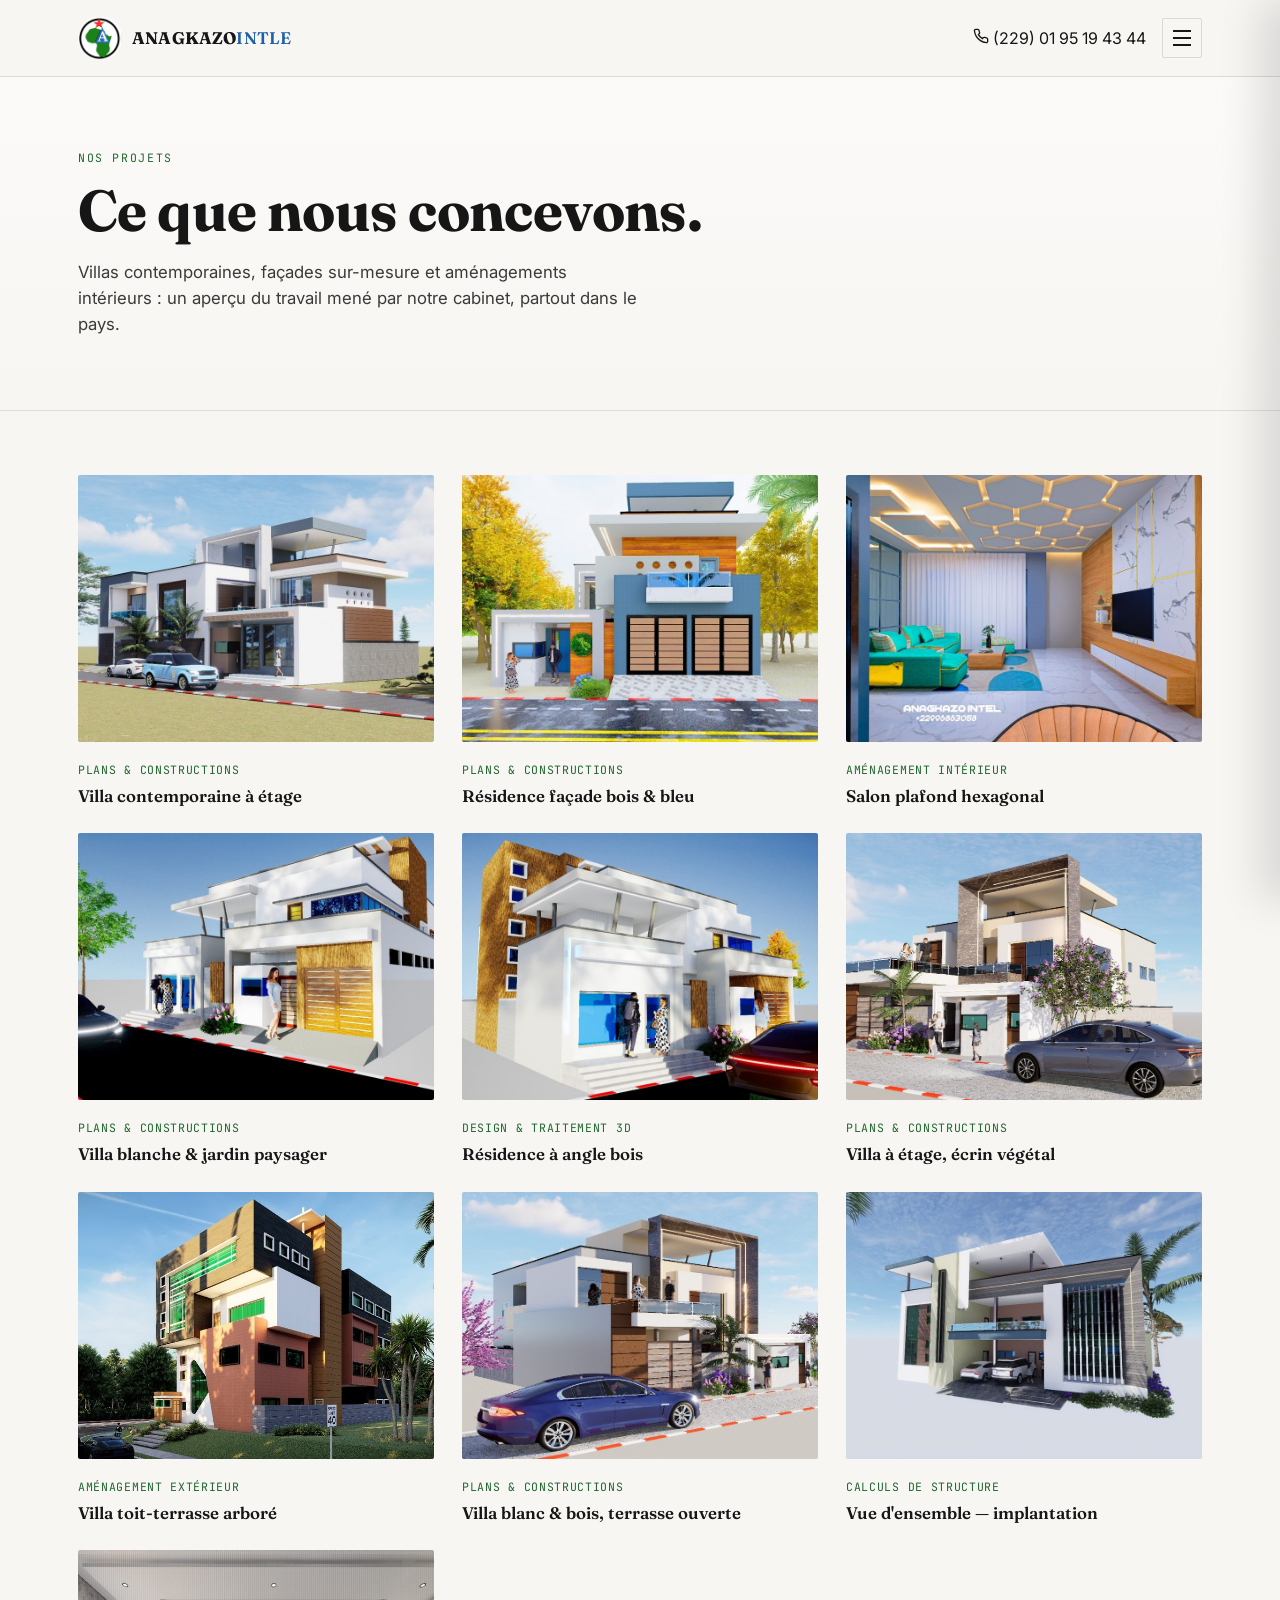
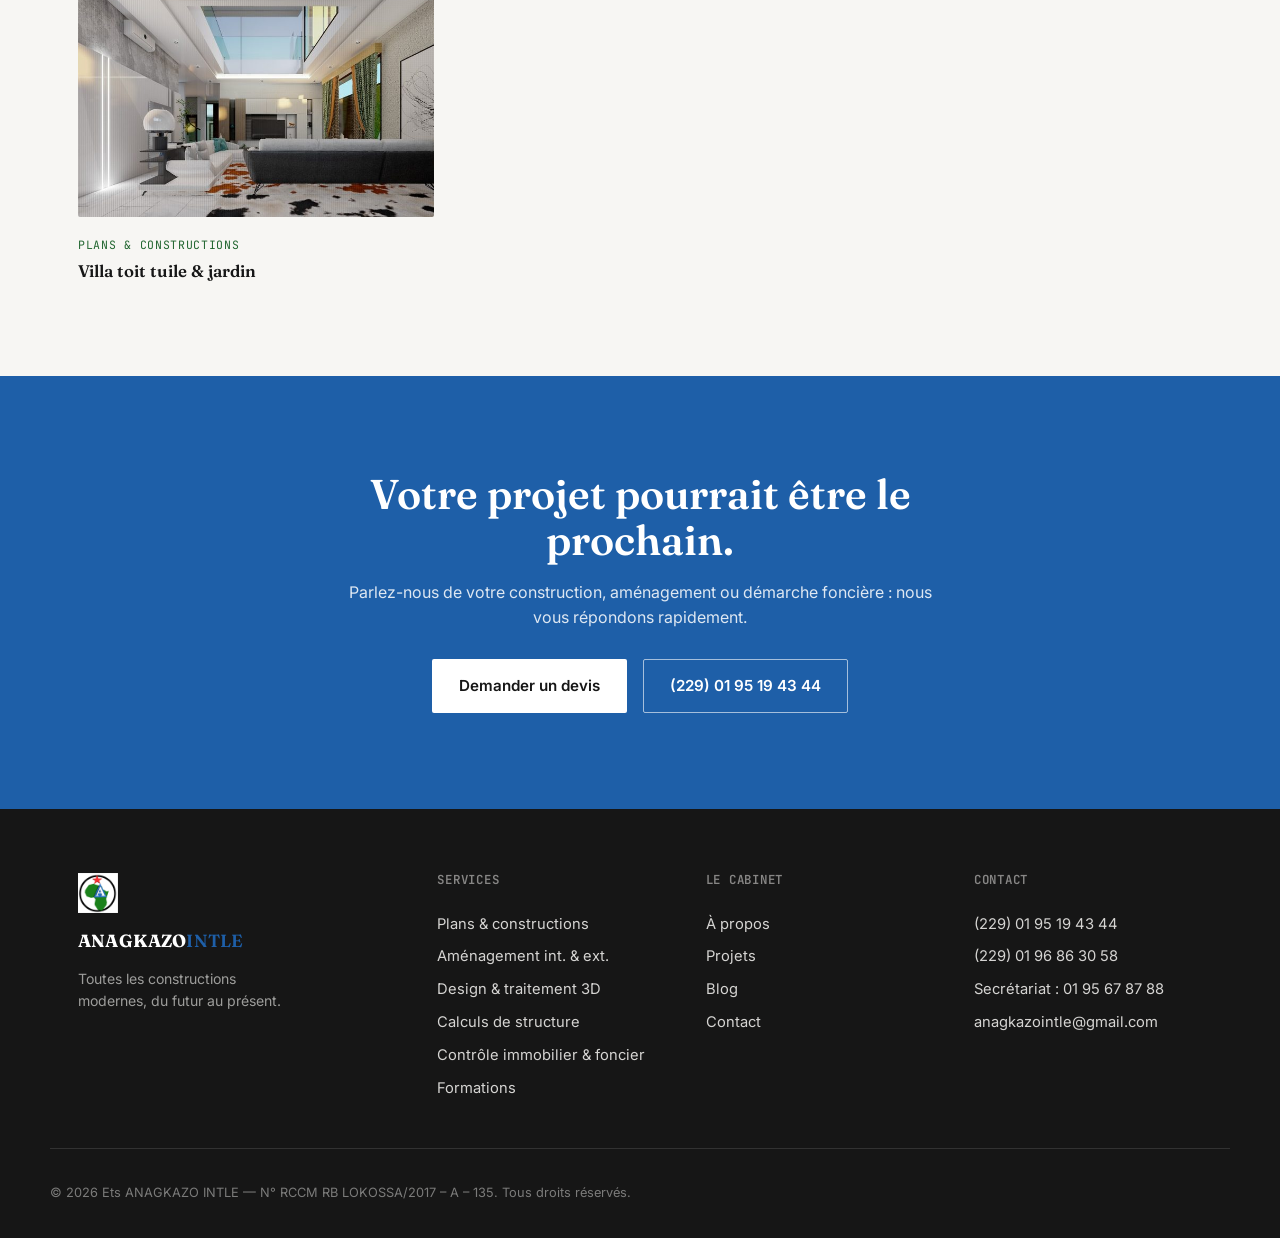
<file: Projets.html>
<!DOCTYPE html>
<html lang="fr">
<head>
<meta charset="UTF-8">
<meta name="viewport" content="width=device-width, initial-scale=1.0">
<title>Nos projets — Ets ANAGKAZO INTLE | Réalisations & conceptions</title>
<meta name="description" content="Découvrez les projets conçus par Ets ANAGKAZO INTLE : villas contemporaines, aménagements intérieurs, façades modernes. Constructions et designs partout au national.">
<link rel="canonical" href="https://www.anagkazo-intle.com/projets.html">

<!-- Open Graph -->
<meta property="og:title" content="Nos projets — Ets ANAGKAZO INTLE">
<meta property="og:description" content="Villas contemporaines, aménagements intérieurs et façades modernes conçus par Ets ANAGKAZO INTLE.">
<meta property="og:type" content="website">
<meta property="og:url" content="https://www.anagkazo-intle.com/projets.html">
<meta property="og:image" content="https://www.anagkazo-intle.com/img/projets/web/villa-01-facade-principale.jpg">
<meta property="og:locale" content="fr_FR">

<meta name="twitter:card" content="summary_large_image">
<meta name="twitter:title" content="Nos projets — Ets ANAGKAZO INTLE">
<meta name="twitter:description" content="Villas contemporaines, aménagements intérieurs et façades modernes conçus par Ets ANAGKAZO INTLE.">
<meta name="twitter:image" content="https://www.anagkazo-intle.com/img/projets/web/villa-01-facade-principale.jpg">

<link rel="preconnect" href="https://fonts.googleapis.com">
<link rel="preconnect" href="https://fonts.gstatic.com" crossorigin>
<link href="https://fonts.googleapis.com/css2?family=Fraunces:opsz,wght@9..144,300;9..144,450;9..144,600;9..144,700&family=Inter:wght@400;500;600&family=JetBrains+Mono:wght@400;500&display=swap" rel="stylesheet">

<link rel="stylesheet" href="css/style.css">
</head>
<body>

<a class="skip-link" href="#main">Aller au contenu</a>

<header class="site-header" id="site-header">
  <div class="wrap header-inner">
    <a href="index.html" class="brand" aria-label="Ets ANAGKAZO INTLE — Accueil">
      <img src="img/logo.png" alt="Logo Ets ANAGKAZO INTLE" class="brand-mark" width="44" height="44">
      <span class="brand-name">ANAGKAZO<span class="brand-suffix">INTLE</span></span>
    </a>

    <div class="header-contact">
      <a href="tel:+22901951943" class="header-phone">
        <svg width="16" height="16" viewBox="0 0 24 24" fill="none" stroke="currentColor" stroke-width="2"><path d="M22 16.92v3a2 2 0 0 1-2.18 2 19.79 19.79 0 0 1-8.63-3.07 19.5 19.5 0 0 1-6-6 19.79 19.79 0 0 1-3.07-8.67A2 2 0 0 1 4.11 2h3a2 2 0 0 1 2 1.72c.127.96.361 1.903.7 2.81a2 2 0 0 1-.45 2.11L8.09 9.91a16 16 0 0 0 6 6l1.27-1.27a2 2 0 0 1 2.11-.45c.907.339 1.85.573 2.81.7A2 2 0 0 1 22 16.92z"/></svg>
        <span>(229) 01 95 19 43 44</span>
      </a>
    </div>

    <button class="burger" id="burger" aria-label="Ouvrir le menu" aria-expanded="false" aria-controls="main-nav">
      <span></span><span></span><span></span>
    </button>
  </div>
</header>

<div class="nav-overlay" id="nav-overlay"></div>

<nav class="main-nav" id="main-nav" aria-label="Navigation principale">
  <button class="nav-close" id="nav-close" aria-label="Fermer le menu">✕</button>

  <a href="index.html">Accueil</a>
  <a href="projets.html" class="active">Projets</a>
  <div class="nav-dropdown">
    <a href="services.html">Services <span class="chev">⌄</span></a>
    <div class="dropdown-panel">
      <a href="services-construction.html">Plans &amp; constructions</a>
      <a href="services-amenagement.html">Aménagement intérieur &amp; extérieur</a>
      <a href="services-design3d.html">Design &amp; traitement 3D</a>
      <a href="services-structure.html">Calculs de structure</a>
      <a href="services-foncier.html">Contrôle immobilier &amp; foncier</a>
      <a href="services-formation.html">Formations</a>
    </div>
  </div>
  <a href="a-propos.html">À propos</a>
  <a href="blog.html">Blog</a>
  <a href="contact.html">Contact</a>

  <div class="nav-panel-contact">
    <a href="tel:+22901951943">(229) 01 95 19 43 44</a>
    <a href="mailto:anagkazointle@gmail.com">anagkazointle@gmail.com</a>
  </div>
</nav>

<main id="main">

  <section class="page-hero">
    <div class="wrap">
      <p class="eyebrow">Nos projets</p>
      <h1 class="page-title">Ce que nous concevons.</h1>
      <p class="page-lead">Villas contemporaines, façades sur-mesure et aménagements intérieurs : un aperçu du travail mené par notre cabinet, partout dans le pays.</p>
    </div>
  </section>

  <section class="section gallery-page-section">
    <div class="wrap">
      <div class="gallery-grid">

        <a href="img/projets/web/villa-01-facade-principale.jpg" target="_blank" rel="noopener" class="gallery-card">
          <div class="gallery-img" style="background-image:url('img/projets/web/villa-01-facade-principale.jpg')"></div>
          <div class="gallery-caption">
            <span class="project-tag">Plans &amp; constructions</span>
            <h3>Villa contemporaine à étage</h3>
          </div>
        </a>

        <a href="img/projets/web/villa-02-facade-bleue.jpg" target="_blank" rel="noopener" class="gallery-card">
          <div class="gallery-img" style="background-image:url('img/projets/web/villa-02-facade-bleue.jpg')"></div>
          <div class="gallery-caption">
            <span class="project-tag">Plans &amp; constructions</span>
            <h3>Résidence façade bois &amp; bleu</h3>
          </div>
        </a>

        <a href="img/projets/web/interieur-01-salon-hexagone.jpg" target="_blank" rel="noopener" class="gallery-card">
          <div class="gallery-img" style="background-image:url('img/projets/web/interieur-01-salon-hexagone.jpg')"></div>
          <div class="gallery-caption">
            <span class="project-tag">Aménagement intérieur</span>
            <h3>Salon plafond hexagonal</h3>
          </div>
        </a>

        <a href="img/projets/web/villa-03-blanche-jardin.jpg" target="_blank" rel="noopener" class="gallery-card">
          <div class="gallery-img" style="background-image:url('img/projets/web/villa-03-blanche-jardin.jpg')"></div>
          <div class="gallery-caption">
            <span class="project-tag">Plans &amp; constructions</span>
            <h3>Villa blanche &amp; jardin paysager</h3>
          </div>
        </a>

        <a href="img/projets/web/villa-04-angle-bois.jpg" target="_blank" rel="noopener" class="gallery-card">
          <div class="gallery-img" style="background-image:url('img/projets/web/villa-04-angle-bois.jpg')"></div>
          <div class="gallery-caption">
            <span class="project-tag">Design &amp; traitement 3D</span>
            <h3>Résidence à angle bois</h3>
          </div>
        </a>

        <a href="img/projets/web/villa-05-etage-vegetation.jpg" target="_blank" rel="noopener" class="gallery-card">
          <div class="gallery-img" style="background-image:url('img/projets/web/villa-05-etage-vegetation.jpg')"></div>
          <div class="gallery-caption">
            <span class="project-tag">Plans &amp; constructions</span>
            <h3>Villa à étage, écrin végétal</h3>
          </div>
        </a>

        <a href="img/projets/web/villa-06-toit-arbre-jaune.jpg" target="_blank" rel="noopener" class="gallery-card">
          <div class="gallery-img" style="background-image:url('img/projets/web/villa-06-toit-arbre-jaune.jpg')"></div>
          <div class="gallery-caption">
            <span class="project-tag">Aménagement extérieur</span>
            <h3>Villa toit-terrasse arboré</h3>
          </div>
        </a>

        <a href="img/projets/web/villa-07-blanc-bois-terrasse.jpg" target="_blank" rel="noopener" class="gallery-card">
          <div class="gallery-img" style="background-image:url('img/projets/web/villa-07-blanc-bois-terrasse.jpg')"></div>
          <div class="gallery-caption">
            <span class="project-tag">Plans &amp; constructions</span>
            <h3>Villa blanc &amp; bois, terrasse ouverte</h3>
          </div>
        </a>

        <a href="img/projets/web/villa-08-vue-aerienne.jpg" target="_blank" rel="noopener" class="gallery-card">
          <div class="gallery-img" style="background-image:url('img/projets/web/villa-08-vue-aerienne.jpg')"></div>
          <div class="gallery-caption">
            <span class="project-tag">Calculs de structure</span>
            <h3>Vue d'ensemble — implantation</h3>
          </div>
        </a>

        <a href="img/projets/web/villa-09-toit-tuile.jpg" target="_blank" rel="noopener" class="gallery-card">
          <div class="gallery-img" style="background-image:url('img/projets/web/villa-09-toit-tuile.jpg')"></div>
          <div class="gallery-caption">
            <span class="project-tag">Plans &amp; constructions</span>
            <h3>Villa toit tuile &amp; jardin</h3>
          </div>
        </a>

      </div>
    </div>
  </section>

  <!-- CTA FINAL -->
  <section class="section cta-section">
    <div class="wrap cta-inner">
      <h2>Votre projet pourrait être le prochain.</h2>
      <p>Parlez-nous de votre construction, aménagement ou démarche foncière : nous vous répondons rapidement.</p>
      <div class="hero-actions">
        <a href="contact.html" class="btn btn-primary btn-light">Demander un devis</a>
        <a href="tel:+22901951943" class="btn btn-ghost btn-ghost-light">(229) 01 95 19 43 44</a>
      </div>
    </div>
  </section>

</main>

<footer class="site-footer">
  <div class="wrap footer-grid">
    <div class="footer-brand">
      <img src="img/logo.png" alt="Logo Ets ANAGKAZO INTLE" width="40" height="40">
      <p class="brand-name">ANAGKAZO<span class="brand-suffix">INTLE</span></p>
      <p class="footer-tagline">Toutes les constructions modernes, du futur au présent.</p>
    </div>

    <nav class="footer-nav" aria-label="Services">
      <h4>Services</h4>
      <a href="services-construction.html">Plans &amp; constructions</a>
      <a href="services-amenagement.html">Aménagement int. &amp; ext.</a>
      <a href="services-design3d.html">Design &amp; traitement 3D</a>
      <a href="services-structure.html">Calculs de structure</a>
      <a href="services-foncier.html">Contrôle immobilier &amp; foncier</a>
      <a href="services-formation.html">Formations</a>
    </nav>

    <nav class="footer-nav" aria-label="Le cabinet">
      <h4>Le cabinet</h4>
      <a href="a-propos.html">À propos</a>
      <a href="projets.html">Projets</a>
      <a href="blog.html">Blog</a>
      <a href="contact.html">Contact</a>
    </nav>

    <div class="footer-contact">
      <h4>Contact</h4>
      <a href="tel:+22901951943">(229) 01 95 19 43 44</a>
      <a href="tel:+22901968630">(229) 01 96 86 30 58</a>
      <a href="tel:+22901956787">Secrétariat : 01 95 67 87 88</a>
      <a href="mailto:anagkazointle@gmail.com">anagkazointle@gmail.com</a>
    </div>
  </div>
  <div class="wrap footer-bottom">
    <p>© <span id="year"></span> Ets ANAGKAZO INTLE — N° RCCM RB LOKOSSA/2017 – A – 135. Tous droits réservés.</p>
  </div>
</footer>

<script src="js/main.js"></script>
</body>
  </html>
</file>
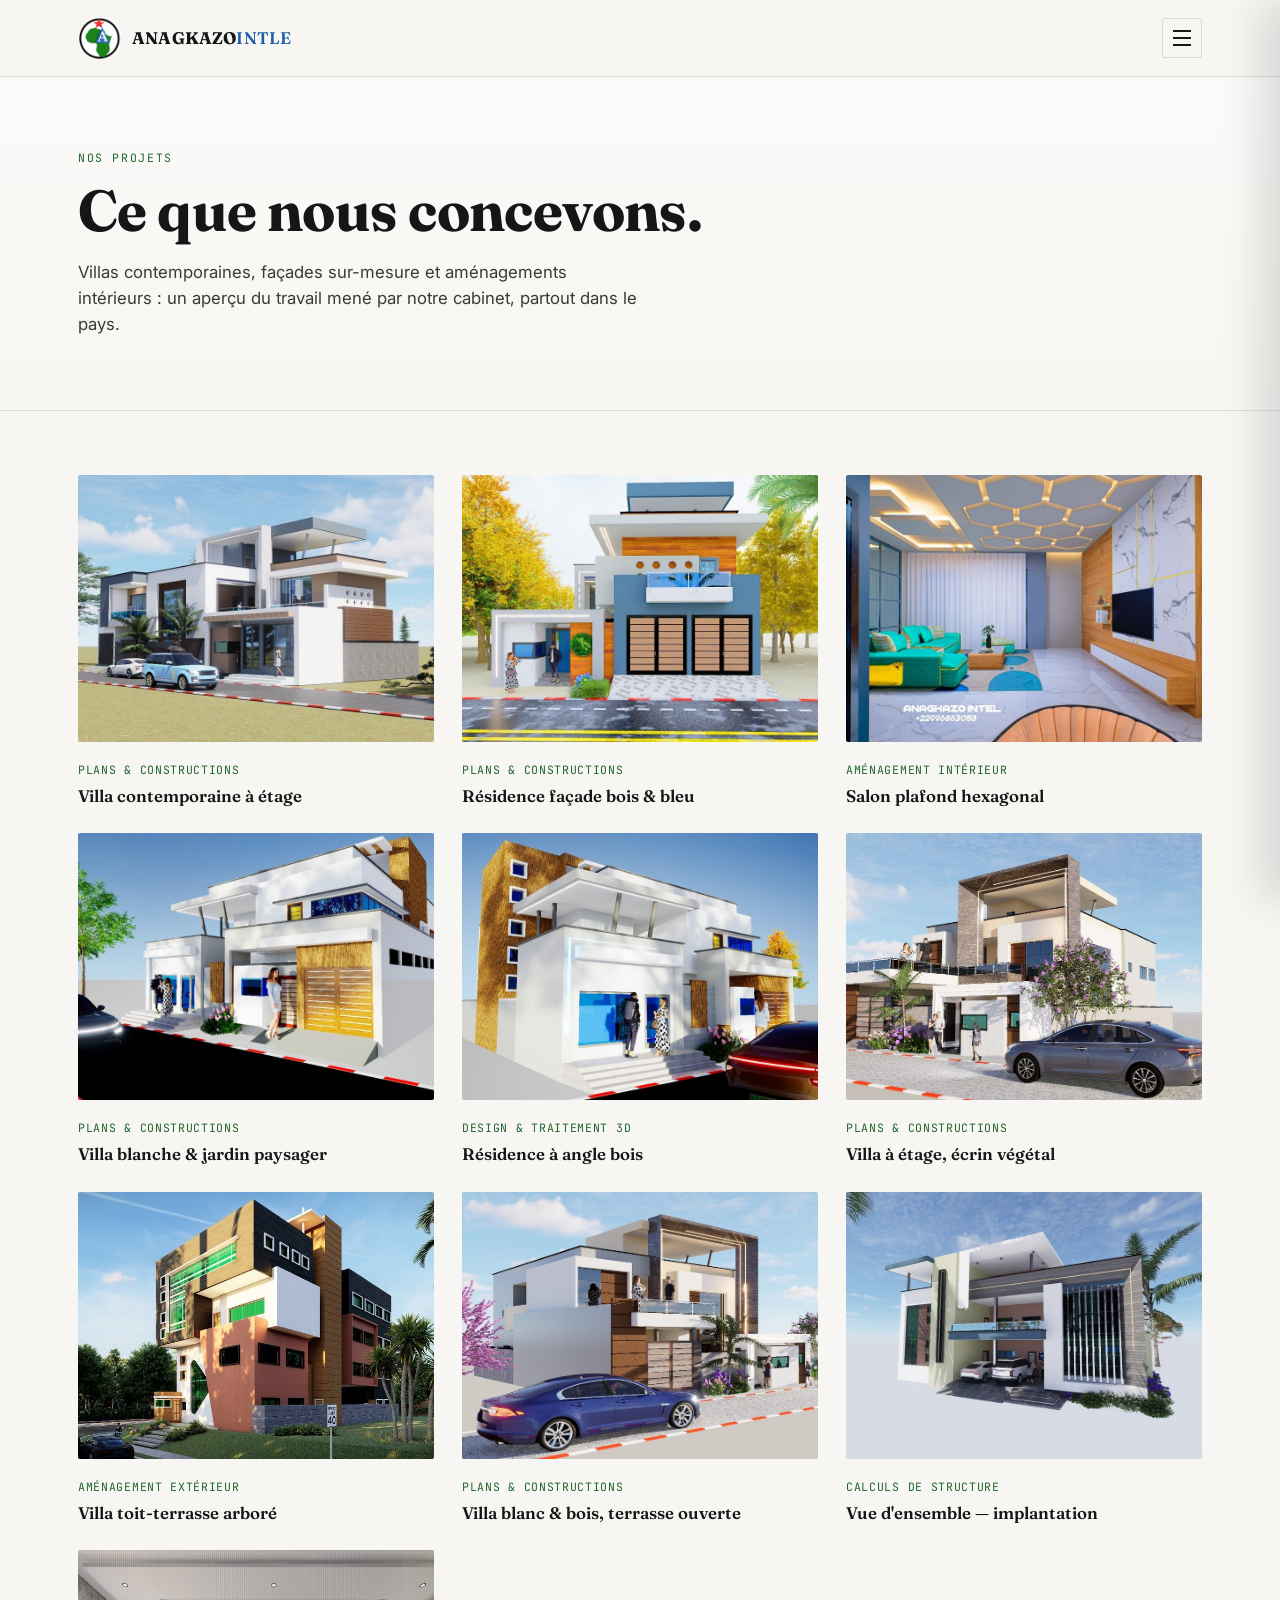
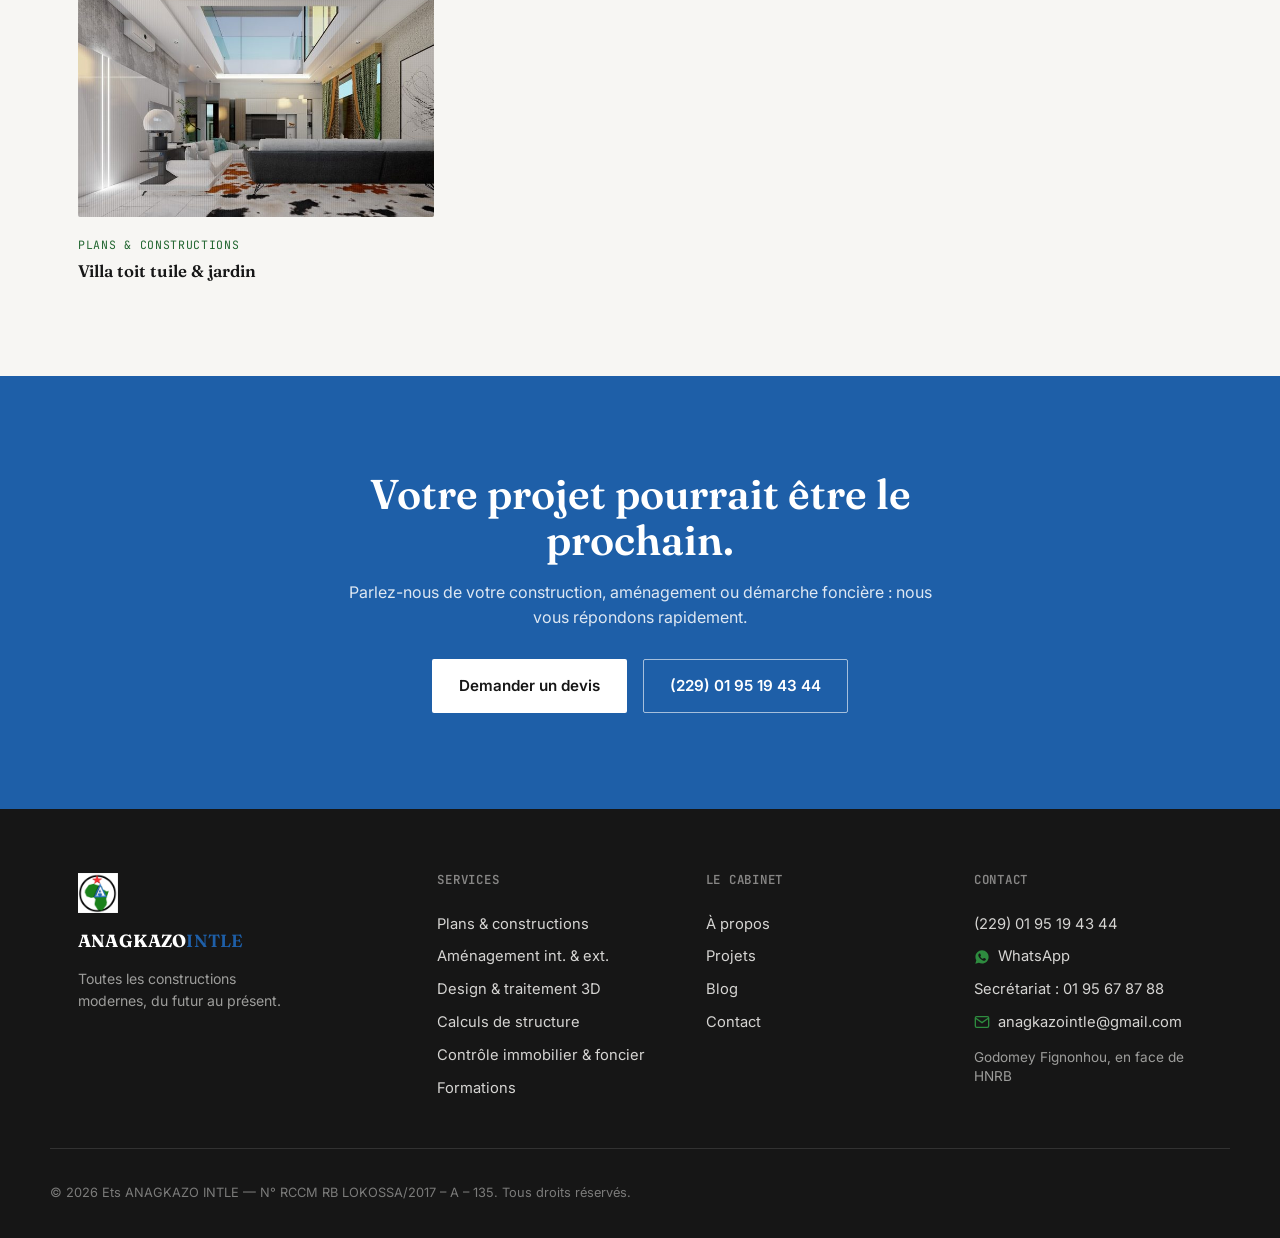
<file: projets.html>
<!DOCTYPE html>
<html lang="fr">
<head>
<meta charset="UTF-8">
<meta name="viewport" content="width=device-width, initial-scale=1.0">
<title>Nos projets — Ets ANAGKAZO INTLE | Réalisations & conceptions</title>
<meta name="description" content="Découvrez les projets conçus par Ets ANAGKAZO INTLE : villas contemporaines, aménagements intérieurs, façades modernes. Constructions et designs partout au national.">
<link rel="canonical" href="https://www.anagkazo-intle.com/projets.html">

<!-- Open Graph -->
<meta property="og:title" content="Nos projets — Ets ANAGKAZO INTLE">
<meta property="og:description" content="Villas contemporaines, aménagements intérieurs et façades modernes conçus par Ets ANAGKAZO INTLE.">
<meta property="og:type" content="website">
<meta property="og:url" content="https://www.anagkazo-intle.com/projets.html">
<meta property="og:image" content="https://www.anagkazo-intle.com/img/projets/web/villa-01-facade-principale.jpg">
<meta property="og:locale" content="fr_FR">

<meta name="twitter:card" content="summary_large_image">
<meta name="twitter:title" content="Nos projets — Ets ANAGKAZO INTLE">
<meta name="twitter:description" content="Villas contemporaines, aménagements intérieurs et façades modernes conçus par Ets ANAGKAZO INTLE.">
<meta name="twitter:image" content="https://www.anagkazo-intle.com/img/projets/web/villa-01-facade-principale.jpg">

<link rel="preconnect" href="https://fonts.googleapis.com">
<link rel="preconnect" href="https://fonts.gstatic.com" crossorigin>
<link href="https://fonts.googleapis.com/css2?family=Fraunces:opsz,wght@9..144,300;9..144,450;9..144,600;9..144,700&family=Inter:wght@400;500;600&family=JetBrains+Mono:wght@400;500&display=swap" rel="stylesheet">

<link rel="stylesheet" href="css/style.css">
</head>
<body>

<a class="skip-link" href="#main">Aller au contenu</a>

<header class="site-header" id="site-header">
  <div class="wrap header-inner">
    <a href="index.html" class="brand" aria-label="Ets ANAGKAZO INTLE — Accueil">
      <img src="img/logo.png" alt="Logo Ets ANAGKAZO INTLE" class="brand-mark" width="44" height="44">
      <span class="brand-name">ANAGKAZO<span class="brand-suffix">INTLE</span></span>
    </a>

    <button class="burger" id="burger" aria-label="Ouvrir le menu" aria-expanded="false" aria-controls="main-nav">
      <span></span><span></span><span></span>
    </button>
  </div>
</header>

<div class="nav-overlay" id="nav-overlay"></div>

<nav class="main-nav" id="main-nav" aria-label="Navigation principale">
  <button class="nav-close" id="nav-close" aria-label="Fermer le menu">✕</button>

  <a href="index.html">Accueil</a>
  <a href="projets.html" class="active">Projets</a>
  <div class="nav-dropdown">
    <a href="services.html">Services <span class="chev">⌄</span></a>
    <div class="dropdown-panel">
      <a href="services-construction.html">Plans &amp; constructions</a>
      <a href="services-amenagement.html">Aménagement intérieur &amp; extérieur</a>
      <a href="services-design3d.html">Design &amp; traitement 3D</a>
      <a href="services-structure.html">Calculs de structure</a>
      <a href="services-foncier.html">Contrôle immobilier &amp; foncier</a>
      <a href="services-formation.html">Formations</a>
    </div>
  </div>
  <a href="a-propos.html">À propos</a>
  <a href="blog.html">Blog</a>
  <a href="contact.html">Contact</a>

  <div class="nav-panel-contact">
    <a href="tel:+22901951943">(229) 01 95 19 43 44</a>
    <a href="mailto:anagkazointle@gmail.com" class="contact-icon-link">
      <svg width="16" height="16" viewBox="0 0 24 24" fill="none" stroke="currentColor" stroke-width="2"><path d="M4 4h16c1.1 0 2 .9 2 2v12c0 1.1-.9 2-2 2H4c-1.1 0-2-.9-2-2V6c0-1.1.9-2 2-2z"/><polyline points="22,6 12,13 2,6"/></svg>
      <span>anagkazointle@gmail.com</span>
    </a>
  </div>
</nav>

<main id="main">

  <section class="page-hero">
    <div class="wrap">
      <p class="eyebrow">Nos projets</p>
      <h1 class="page-title">Ce que nous concevons.</h1>
      <p class="page-lead">Villas contemporaines, façades sur-mesure et aménagements intérieurs : un aperçu du travail mené par notre cabinet, partout dans le pays.</p>
    </div>
  </section>

  <section class="section gallery-page-section">
    <div class="wrap">
      <div class="gallery-grid">

        <a href="img/projets/web/villa-01-facade-principale.jpg" target="_blank" rel="noopener" class="gallery-card">
          <div class="gallery-img" style="background-image:url('img/projets/web/villa-01-facade-principale.jpg')"></div>
          <div class="gallery-caption">
            <span class="project-tag">Plans &amp; constructions</span>
            <h3>Villa contemporaine à étage</h3>
          </div>
        </a>

        <a href="img/projets/web/villa-02-facade-bleue.jpg" target="_blank" rel="noopener" class="gallery-card">
          <div class="gallery-img" style="background-image:url('img/projets/web/villa-02-facade-bleue.jpg')"></div>
          <div class="gallery-caption">
            <span class="project-tag">Plans &amp; constructions</span>
            <h3>Résidence façade bois &amp; bleu</h3>
          </div>
        </a>

        <a href="img/projets/web/interieur-01-salon-hexagone.jpg" target="_blank" rel="noopener" class="gallery-card">
          <div class="gallery-img" style="background-image:url('img/projets/web/interieur-01-salon-hexagone.jpg')"></div>
          <div class="gallery-caption">
            <span class="project-tag">Aménagement intérieur</span>
            <h3>Salon plafond hexagonal</h3>
          </div>
        </a>

        <a href="img/projets/web/villa-03-blanche-jardin.jpg" target="_blank" rel="noopener" class="gallery-card">
          <div class="gallery-img" style="background-image:url('img/projets/web/villa-03-blanche-jardin.jpg')"></div>
          <div class="gallery-caption">
            <span class="project-tag">Plans &amp; constructions</span>
            <h3>Villa blanche &amp; jardin paysager</h3>
          </div>
        </a>

        <a href="img/projets/web/villa-04-angle-bois.jpg" target="_blank" rel="noopener" class="gallery-card">
          <div class="gallery-img" style="background-image:url('img/projets/web/villa-04-angle-bois.jpg')"></div>
          <div class="gallery-caption">
            <span class="project-tag">Design &amp; traitement 3D</span>
            <h3>Résidence à angle bois</h3>
          </div>
        </a>

        <a href="img/projets/web/villa-05-etage-vegetation.jpg" target="_blank" rel="noopener" class="gallery-card">
          <div class="gallery-img" style="background-image:url('img/projets/web/villa-05-etage-vegetation.jpg')"></div>
          <div class="gallery-caption">
            <span class="project-tag">Plans &amp; constructions</span>
            <h3>Villa à étage, écrin végétal</h3>
          </div>
        </a>

        <a href="img/projets/web/villa-06-toit-arbre-jaune.jpg" target="_blank" rel="noopener" class="gallery-card">
          <div class="gallery-img" style="background-image:url('img/projets/web/villa-06-toit-arbre-jaune.jpg')"></div>
          <div class="gallery-caption">
            <span class="project-tag">Aménagement extérieur</span>
            <h3>Villa toit-terrasse arboré</h3>
          </div>
        </a>

        <a href="img/projets/web/villa-07-blanc-bois-terrasse.jpg" target="_blank" rel="noopener" class="gallery-card">
          <div class="gallery-img" style="background-image:url('img/projets/web/villa-07-blanc-bois-terrasse.jpg')"></div>
          <div class="gallery-caption">
            <span class="project-tag">Plans &amp; constructions</span>
            <h3>Villa blanc &amp; bois, terrasse ouverte</h3>
          </div>
        </a>

        <a href="img/projets/web/villa-08-vue-aerienne.jpg" target="_blank" rel="noopener" class="gallery-card">
          <div class="gallery-img" style="background-image:url('img/projets/web/villa-08-vue-aerienne.jpg')"></div>
          <div class="gallery-caption">
            <span class="project-tag">Calculs de structure</span>
            <h3>Vue d'ensemble — implantation</h3>
          </div>
        </a>

        <a href="img/projets/web/villa-09-toit-tuile.jpg" target="_blank" rel="noopener" class="gallery-card">
          <div class="gallery-img" style="background-image:url('img/projets/web/villa-09-toit-tuile.jpg')"></div>
          <div class="gallery-caption">
            <span class="project-tag">Plans &amp; constructions</span>
            <h3>Villa toit tuile &amp; jardin</h3>
          </div>
        </a>

      </div>
    </div>
  </section>

  <!-- CTA FINAL -->
  <section class="section cta-section">
    <div class="wrap cta-inner">
      <h2>Votre projet pourrait être le prochain.</h2>
      <p>Parlez-nous de votre construction, aménagement ou démarche foncière : nous vous répondons rapidement.</p>
      <div class="hero-actions">
        <a href="contact.html" class="btn btn-primary btn-light">Demander un devis</a>
        <a href="tel:+22901951943" class="btn btn-ghost btn-ghost-light">(229) 01 95 19 43 44</a>
      </div>
    </div>
  </section>

</main>

<footer class="site-footer">
  <div class="wrap footer-grid">
    <div class="footer-brand">
      <img src="img/logo.png" alt="Logo Ets ANAGKAZO INTLE" width="40" height="40">
      <p class="brand-name">ANAGKAZO<span class="brand-suffix">INTLE</span></p>
      <p class="footer-tagline">Toutes les constructions modernes, du futur au présent.</p>
    </div>

    <nav class="footer-nav" aria-label="Services">
      <h4>Services</h4>
      <a href="services-construction.html">Plans &amp; constructions</a>
      <a href="services-amenagement.html">Aménagement int. &amp; ext.</a>
      <a href="services-design3d.html">Design &amp; traitement 3D</a>
      <a href="services-structure.html">Calculs de structure</a>
      <a href="services-foncier.html">Contrôle immobilier &amp; foncier</a>
      <a href="services-formation.html">Formations</a>
    </nav>

    <nav class="footer-nav" aria-label="Le cabinet">
      <h4>Le cabinet</h4>
      <a href="a-propos.html">À propos</a>
      <a href="projets.html">Projets</a>
      <a href="blog.html">Blog</a>
      <a href="contact.html">Contact</a>
    </nav>

    <div class="footer-contact">
      <h4>Contact</h4>
      <a href="tel:+22901951943">(229) 01 95 19 43 44</a>
      <a href="https://wa.me/22996863058" target="_blank" rel="noopener" class="footer-icon-link">
        <svg width="16" height="16" viewBox="0 0 24 24" fill="currentColor"><path d="M12.04 2C6.58 2 2.13 6.45 2.13 11.91c0 1.75.46 3.45 1.32 4.95L2 22l5.28-1.38c1.45.79 3.08 1.21 4.76 1.21h.01c5.46 0 9.91-4.45 9.91-9.91C21.96 6.45 17.5 2 12.04 2zm5.83 14.15c-.24.68-1.4 1.32-1.93 1.4-.5.08-1.11.11-1.79-.11-.41-.13-.95-.31-1.63-.6-2.87-1.24-4.74-4.13-4.88-4.32-.14-.19-1.17-1.55-1.17-2.96 0-1.41.74-2.1 1-2.39.26-.29.57-.36.76-.36.19 0 .38 0 .55.01.18.01.41-.07.64.49.24.58.81 2 .88 2.15.07.15.12.32.02.51-.09.19-.14.31-.28.48-.14.17-.29.37-.42.5-.14.14-.28.29-.12.57.16.28.71 1.17 1.52 1.9 1.05.94 1.93 1.23 2.21 1.37.28.14.44.12.6-.07.16-.19.68-.79.87-1.06.19-.27.37-.22.62-.13.26.09 1.63.77 1.91.91.28.14.47.21.54.33.07.12.07.68-.17 1.36z"/></svg>
        <span>WhatsApp</span>
      </a>
      <a href="tel:+22901956787">Secrétariat : 01 95 67 87 88</a>
      <a href="mailto:anagkazointle@gmail.com" class="footer-icon-link">
        <svg width="16" height="16" viewBox="0 0 24 24" fill="none" stroke="currentColor" stroke-width="2"><path d="M4 4h16c1.1 0 2 .9 2 2v12c0 1.1-.9 2-2 2H4c-1.1 0-2-.9-2-2V6c0-1.1.9-2 2-2z"/><polyline points="22,6 12,13 2,6"/></svg>
        <span>anagkazointle@gmail.com</span>
      </a>
      <span class="footer-address">Godomey Fignonhou, en face de HNRB</span>
    </div>
  </div>
  <div class="wrap footer-bottom">
    <p>© <span id="year"></span> Ets ANAGKAZO INTLE — N° RCCM RB LOKOSSA/2017 – A – 135. Tous droits réservés.</p>
  </div>
</footer>

<script src="js/main.js"></script>
</body>
</html>
</file>
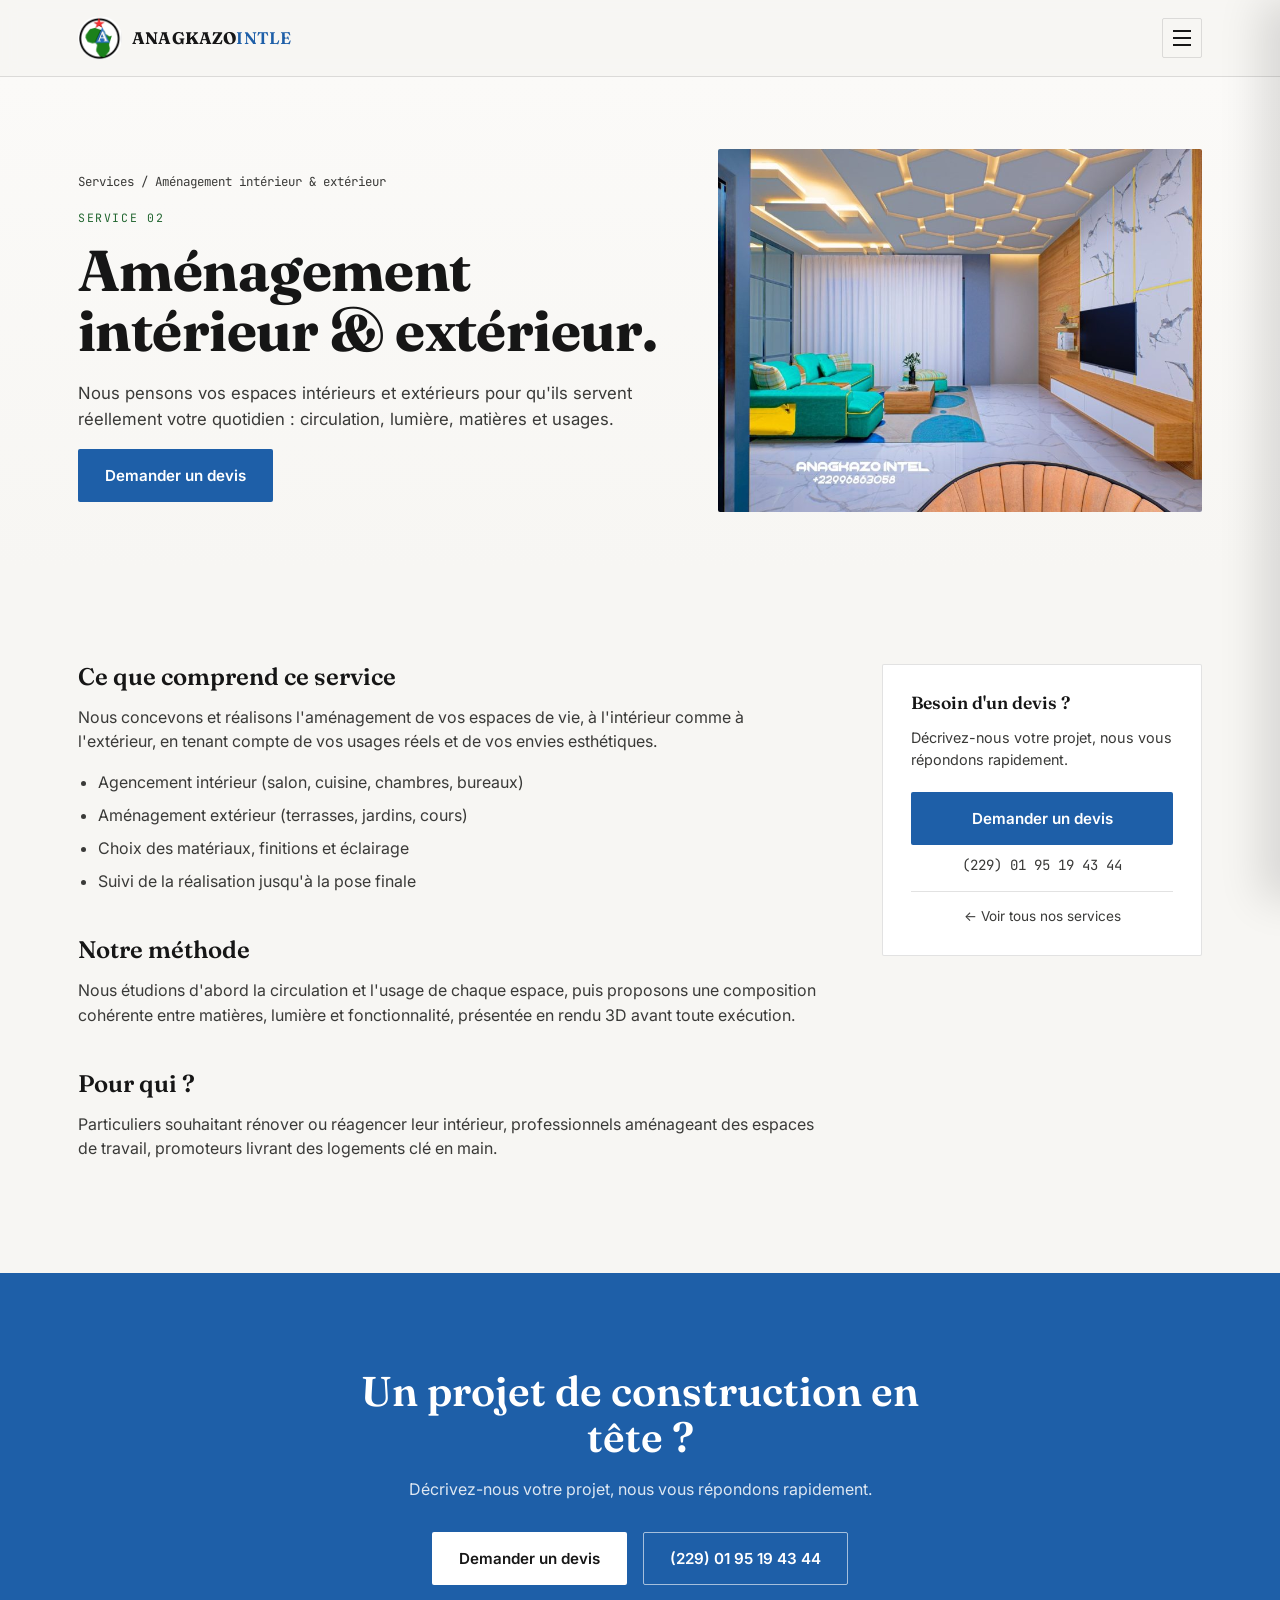
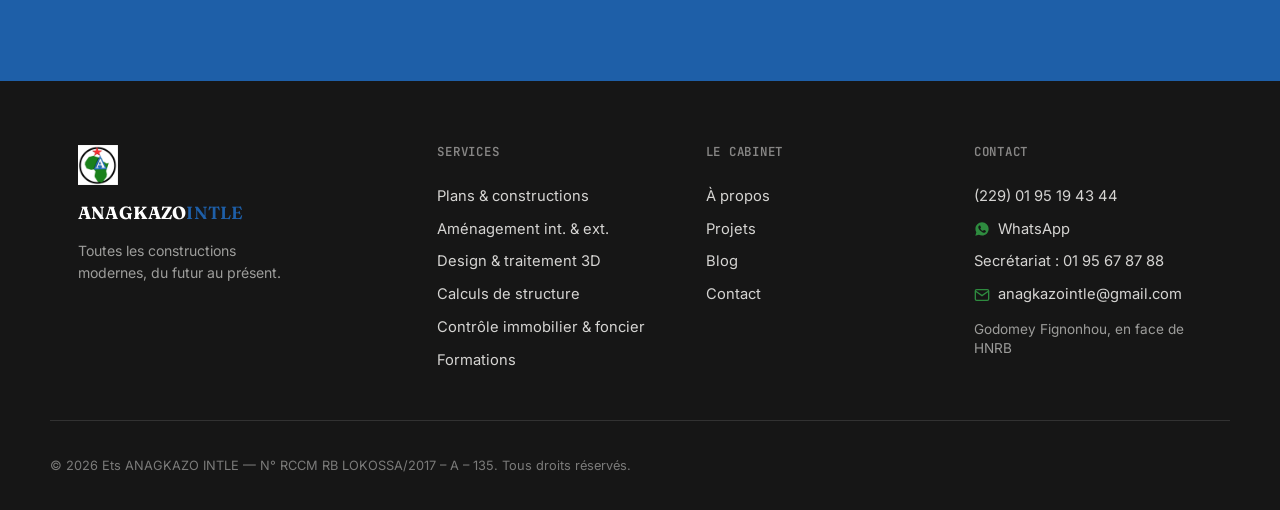
<file: services-amenagement.html>
<!DOCTYPE html>
<html lang="fr">
<head>
<meta charset="UTF-8">
<meta name="viewport" content="width=device-width, initial-scale=1.0">
<title>Aménagement intérieur & extérieur — Ets ANAGKAZO INTLE</title>
<meta name="description" content="Aménagement intérieur et extérieur avec Ets ANAGKAZO INTLE : des espaces optimisés pour leurs usages, du salon au jardin.">
<link rel="canonical" href="https://www.anagkazo-intle.com/services-amenagement.html">

<meta property="og:title" content="Aménagement intérieur & extérieur — Ets ANAGKAZO INTLE">
<meta property="og:description" content="Des espaces intérieurs et extérieurs pensés pour leurs usages réels.">
<meta property="og:type" content="website">
<meta property="og:url" content="https://www.anagkazo-intle.com/services-construction.html">
<meta property="og:image" content="https://www.anagkazo-intle.com/img/projets/web/interieur-01-salon-hexagone.jpg">
<meta property="og:locale" content="fr_FR">

<meta name="twitter:card" content="summary_large_image">
<meta name="twitter:title" content="Aménagement intérieur & extérieur — Ets ANAGKAZO INTLE">
<meta name="twitter:description" content="Des espaces intérieurs et extérieurs pensés pour leurs usages réels.">
<meta name="twitter:image" content="https://www.anagkazo-intle.com/img/projets/web/interieur-01-salon-hexagone.jpg">

<link rel="preconnect" href="https://fonts.googleapis.com">
<link rel="preconnect" href="https://fonts.gstatic.com" crossorigin>
<link href="https://fonts.googleapis.com/css2?family=Fraunces:opsz,wght@9..144,300;9..144,450;9..144,600;9..144,700&family=Inter:wght@400;500;600&family=JetBrains+Mono:wght@400;500&display=swap" rel="stylesheet">

<link rel="stylesheet" href="css/style.css">
</head>
<body>

<a class="skip-link" href="#main">Aller au contenu</a>

<header class="site-header" id="site-header">
  <div class="wrap header-inner">
    <a href="index.html" class="brand" aria-label="Ets ANAGKAZO INTLE — Accueil">
      <img src="img/logo.png" alt="Logo Ets ANAGKAZO INTLE" class="brand-mark" width="44" height="44">
      <span class="brand-name">ANAGKAZO<span class="brand-suffix">INTLE</span></span>
    </a>

    <button class="burger" id="burger" aria-label="Ouvrir le menu" aria-expanded="false" aria-controls="main-nav">
      <span></span><span></span><span></span>
    </button>
  </div>
</header>

<div class="nav-overlay" id="nav-overlay"></div>

<nav class="main-nav" id="main-nav" aria-label="Navigation principale">
  <button class="nav-close" id="nav-close" aria-label="Fermer le menu">✕</button>

  <a href="index.html">Accueil</a>
  <a href="projets.html">Projets</a>
  <div class="nav-dropdown open">
    <a href="services.html">Services <span class="chev">⌄</span></a>
    <div class="dropdown-panel">
      <a href="services-construction.html">Plans &amp; constructions</a>
      <a href="services-amenagement.html" class="active">Aménagement intérieur &amp; extérieur</a>
      <a href="services-design3d.html">Design &amp; traitement 3D</a>
      <a href="services-structure.html">Calculs de structure</a>
      <a href="services-foncier.html">Contrôle immobilier &amp; foncier</a>
      <a href="services-formation.html">Formations</a>
    </div>
  </div>
  <a href="a-propos.html">À propos</a>
  <a href="blog.html">Blog</a>
  <a href="contact.html">Contact</a>

  <div class="nav-panel-contact">
    <a href="tel:+22901951943">(229) 01 95 19 43 44</a>
    <a href="mailto:anagkazointle@gmail.com" class="contact-icon-link">
      <svg width="16" height="16" viewBox="0 0 24 24" fill="none" stroke="currentColor" stroke-width="2"><path d="M4 4h16c1.1 0 2 .9 2 2v12c0 1.1-.9 2-2 2H4c-1.1 0-2-.9-2-2V6c0-1.1.9-2 2-2z"/><polyline points="22,6 12,13 2,6"/></svg>
      <span>anagkazointle@gmail.com</span>
    </a>
  </div>
</nav>

<main id="main">

  <section class="service-hero">
    <div class="wrap service-hero-grid">
      <div>
        <p class="service-breadcrumb"><a href="services.html">Services</a> / Aménagement intérieur &amp; extérieur</p>
        <p class="eyebrow">Service 02</p>
        <h1 class="page-title">Aménagement intérieur &amp; extérieur.</h1>
        <p class="page-lead">Nous pensons vos espaces intérieurs et extérieurs pour qu'ils servent réellement votre quotidien : circulation, lumière, matières et usages.</p>
        <div class="hero-actions">
          <a href="contact.html" class="btn btn-primary">Demander un devis</a>
        </div>
      </div>
      <div class="service-hero-img" style="background-image:url('img/projets/web/interieur-01-salon-hexagone.jpg')"></div>
    </div>
  </section>

  <section class="section">
    <div class="wrap service-body-grid">

      <div class="service-content">
        <h2>Ce que comprend ce service</h2>
        <p>Nous concevons et réalisons l'aménagement de vos espaces de vie, à l'intérieur comme à l'extérieur, en tenant compte de vos usages réels et de vos envies esthétiques.</p>
        <ul>
          <li>Agencement intérieur (salon, cuisine, chambres, bureaux)</li>
          <li>Aménagement extérieur (terrasses, jardins, cours)</li>
          <li>Choix des matériaux, finitions et éclairage</li>
          <li>Suivi de la réalisation jusqu'à la pose finale</li>
        </ul>

        <h2>Notre méthode</h2>
        <p>Nous étudions d'abord la circulation et l'usage de chaque espace, puis proposons une composition cohérente entre matières, lumière et fonctionnalité, présentée en rendu 3D avant toute exécution.</p>

        <h2>Pour qui ?</h2>
        <p>Particuliers souhaitant rénover ou réagencer leur intérieur, professionnels aménageant des espaces de travail, promoteurs livrant des logements clé en main.</p>
      </div>

      <aside class="service-sidebar">
        <h3>Besoin d'un devis ?</h3>
        <p class="service-sidebar-text">Décrivez-nous votre projet, nous vous répondons rapidement.</p>
        <a href="contact.html" class="btn btn-primary">Demander un devis</a>
        <a href="tel:+22901951943" class="service-sidebar-phone">(229) 01 95 19 43 44</a>
        <a href="services.html" class="service-sidebar-back">← Voir tous nos services</a>
      </aside>

    </div>
  </section>

  <section class="section cta-section">
    <div class="wrap cta-inner">
      <h2>Un projet de construction en tête&nbsp;?</h2>
      <p>Décrivez-nous votre projet, nous vous répondons rapidement.</p>
      <div class="hero-actions">
        <a href="contact.html" class="btn btn-primary btn-light">Demander un devis</a>
        <a href="tel:+22901951943" class="btn btn-ghost btn-ghost-light">(229) 01 95 19 43 44</a>
      </div>
    </div>
  </section>

</main>

<footer class="site-footer">
  <div class="wrap footer-grid">
    <div class="footer-brand">
      <img src="img/logo.png" alt="Logo Ets ANAGKAZO INTLE" width="40" height="40">
      <p class="brand-name">ANAGKAZO<span class="brand-suffix">INTLE</span></p>
      <p class="footer-tagline">Toutes les constructions modernes, du futur au présent.</p>
    </div>

    <nav class="footer-nav" aria-label="Services">
      <h4>Services</h4>
      <a href="services-construction.html">Plans &amp; constructions</a>
      <a href="services-amenagement.html">Aménagement int. &amp; ext.</a>
      <a href="services-design3d.html">Design &amp; traitement 3D</a>
      <a href="services-structure.html">Calculs de structure</a>
      <a href="services-foncier.html">Contrôle immobilier &amp; foncier</a>
      <a href="services-formation.html">Formations</a>
    </nav>

    <nav class="footer-nav" aria-label="Le cabinet">
      <h4>Le cabinet</h4>
      <a href="a-propos.html">À propos</a>
      <a href="projets.html">Projets</a>
      <a href="blog.html">Blog</a>
      <a href="contact.html">Contact</a>
    </nav>

    <div class="footer-contact">
      <h4>Contact</h4>
      <a href="tel:+22901951943">(229) 01 95 19 43 44</a>
      <a href="https://wa.me/22996863058" target="_blank" rel="noopener" class="footer-icon-link">
        <svg width="16" height="16" viewBox="0 0 24 24" fill="currentColor"><path d="M12.04 2C6.58 2 2.13 6.45 2.13 11.91c0 1.75.46 3.45 1.32 4.95L2 22l5.28-1.38c1.45.79 3.08 1.21 4.76 1.21h.01c5.46 0 9.91-4.45 9.91-9.91C21.96 6.45 17.5 2 12.04 2zm5.83 14.15c-.24.68-1.4 1.32-1.93 1.4-.5.08-1.11.11-1.79-.11-.41-.13-.95-.31-1.63-.6-2.87-1.24-4.74-4.13-4.88-4.32-.14-.19-1.17-1.55-1.17-2.96 0-1.41.74-2.1 1-2.39.26-.29.57-.36.76-.36.19 0 .38 0 .55.01.18.01.41-.07.64.49.24.58.81 2 .88 2.15.07.15.12.32.02.51-.09.19-.14.31-.28.48-.14.17-.29.37-.42.5-.14.14-.28.29-.12.57.16.28.71 1.17 1.52 1.9 1.05.94 1.93 1.23 2.21 1.37.28.14.44.12.6-.07.16-.19.68-.79.87-1.06.19-.27.37-.22.62-.13.26.09 1.63.77 1.91.91.28.14.47.21.54.33.07.12.07.68-.17 1.36z"/></svg>
        <span>WhatsApp</span>
      </a>
      <a href="tel:+22901956787">Secrétariat : 01 95 67 87 88</a>
      <a href="mailto:anagkazointle@gmail.com" class="footer-icon-link">
        <svg width="16" height="16" viewBox="0 0 24 24" fill="none" stroke="currentColor" stroke-width="2"><path d="M4 4h16c1.1 0 2 .9 2 2v12c0 1.1-.9 2-2 2H4c-1.1 0-2-.9-2-2V6c0-1.1.9-2 2-2z"/><polyline points="22,6 12,13 2,6"/></svg>
        <span>anagkazointle@gmail.com</span>
      </a>
      <span class="footer-address">Godomey Fignonhou, en face de HNRB</span>
    </div>
  </div>
  <div class="wrap footer-bottom">
    <p>© <span id="year"></span> Ets ANAGKAZO INTLE — N° RCCM RB LOKOSSA/2017 – A – 135. Tous droits réservés.</p>
  </div>
</footer>

<script src="js/main.js"></script>
</body>
</html>
</file>
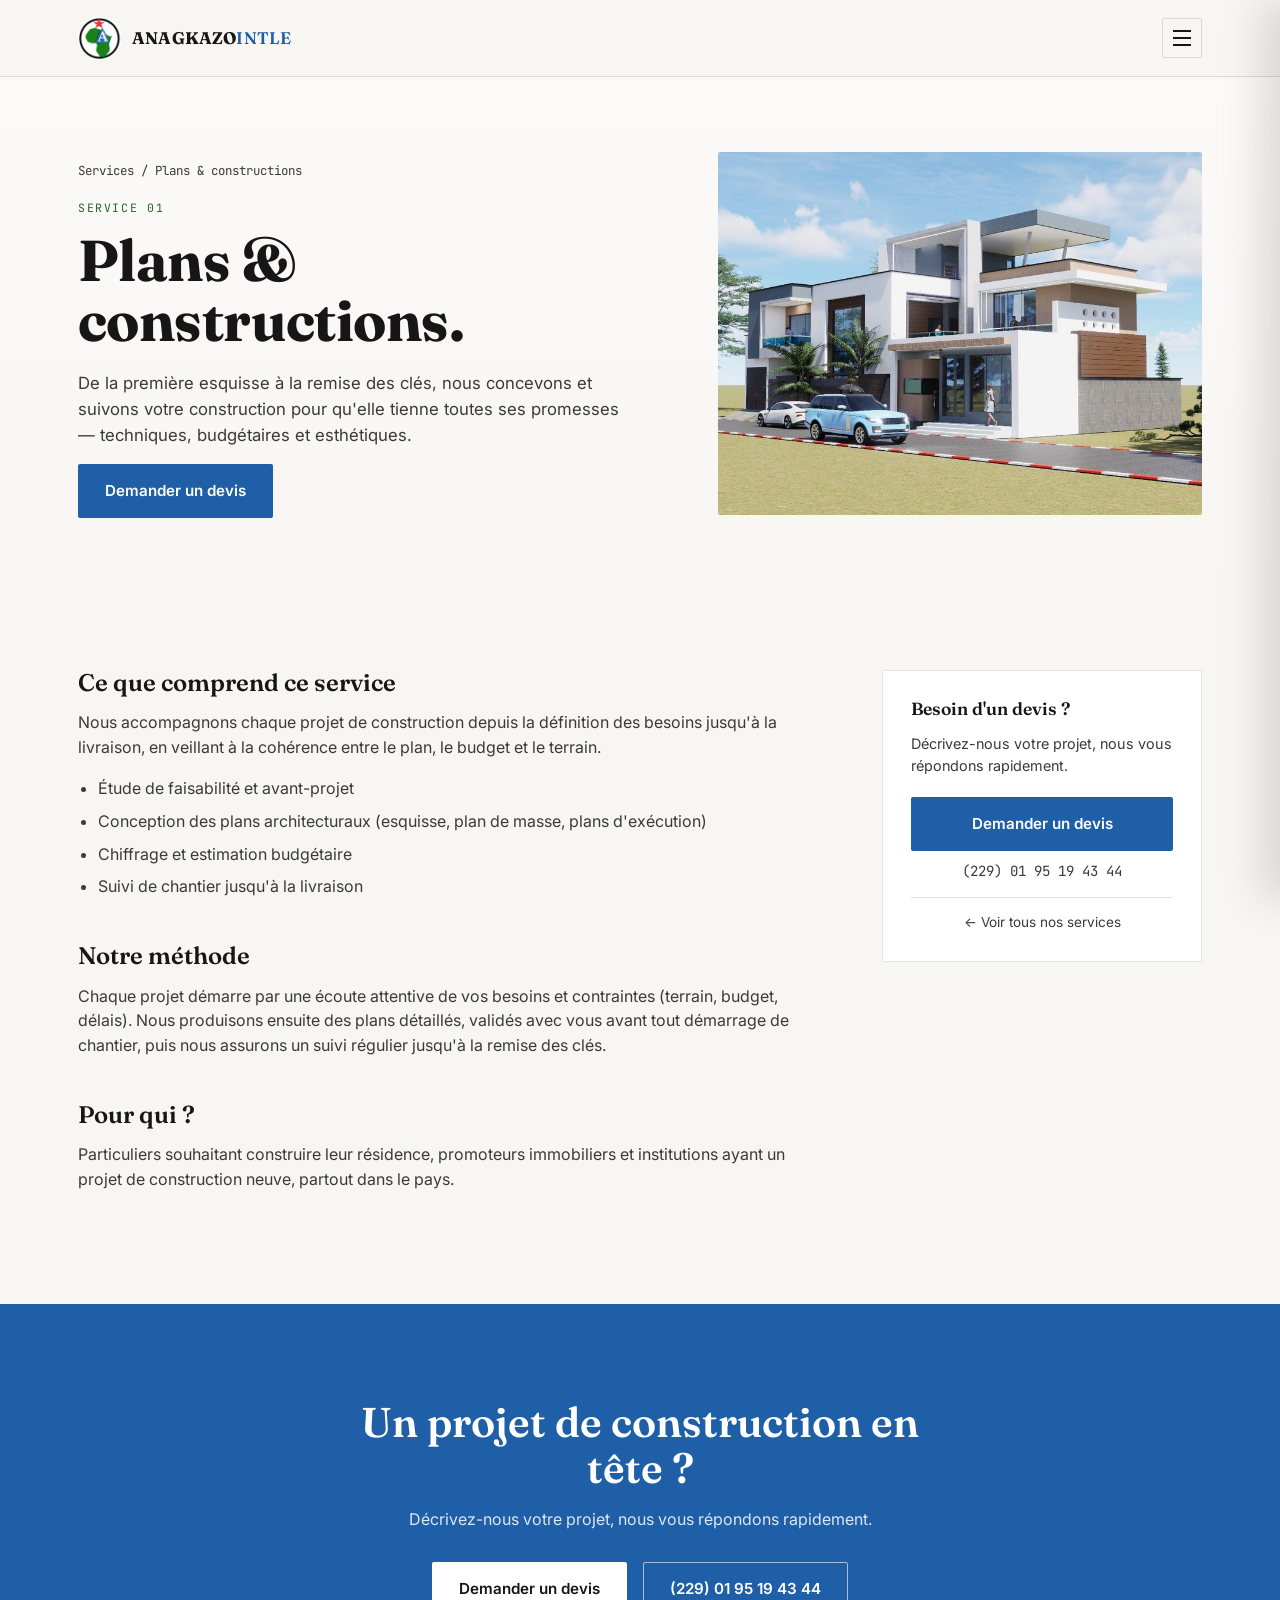
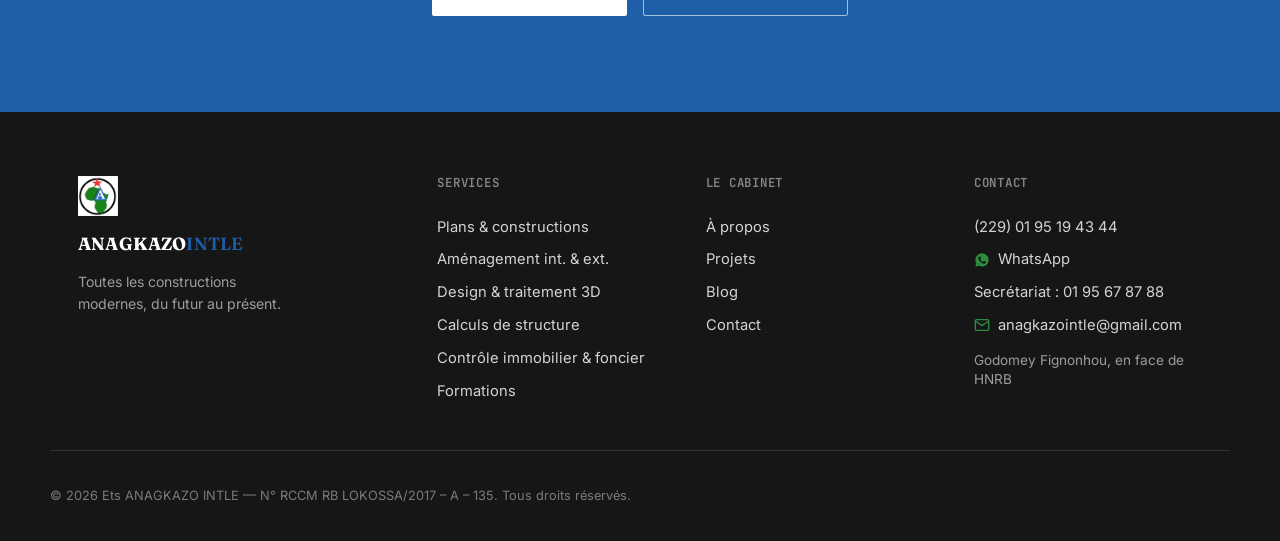
<file: services-construction.html>
<!DOCTYPE html>
<html lang="fr">
<head>
<meta charset="UTF-8">
<meta name="viewport" content="width=device-width, initial-scale=1.0">
<title>Plans & constructions — Ets ANAGKAZO INTLE</title>
<meta name="description" content="Conception de plans et construction neuve avec Ets ANAGKAZO INTLE : de l'esquisse au chantier, un accompagnement complet partout au national.">
<link rel="canonical" href="https://www.anagkazo-intle.com/services-construction.html">

<meta property="og:title" content="Plans & constructions — Ets ANAGKAZO INTLE">
<meta property="og:description" content="De l'esquisse au chantier, des plans fiables et une construction suivie de bout en bout.">
<meta property="og:type" content="website">
<meta property="og:url" content="https://www.anagkazo-intle.com/services-construction.html">
<meta property="og:image" content="https://www.anagkazo-intle.com/img/projets/web/villa-01-facade-principale.jpg">
<meta property="og:locale" content="fr_FR">

<meta name="twitter:card" content="summary_large_image">
<meta name="twitter:title" content="Plans & constructions — Ets ANAGKAZO INTLE">
<meta name="twitter:description" content="De l'esquisse au chantier, des plans fiables et une construction suivie de bout en bout.">
<meta name="twitter:image" content="https://www.anagkazo-intle.com/img/projets/web/villa-01-facade-principale.jpg">

<link rel="preconnect" href="https://fonts.googleapis.com">
<link rel="preconnect" href="https://fonts.gstatic.com" crossorigin>
<link href="https://fonts.googleapis.com/css2?family=Fraunces:opsz,wght@9..144,300;9..144,450;9..144,600;9..144,700&family=Inter:wght@400;500;600&family=JetBrains+Mono:wght@400;500&display=swap" rel="stylesheet">

<link rel="stylesheet" href="css/style.css">
</head>
<body>

<a class="skip-link" href="#main">Aller au contenu</a>

<header class="site-header" id="site-header">
  <div class="wrap header-inner">
    <a href="index.html" class="brand" aria-label="Ets ANAGKAZO INTLE — Accueil">
      <img src="img/logo.png" alt="Logo Ets ANAGKAZO INTLE" class="brand-mark" width="44" height="44">
      <span class="brand-name">ANAGKAZO<span class="brand-suffix">INTLE</span></span>
    </a>

    <button class="burger" id="burger" aria-label="Ouvrir le menu" aria-expanded="false" aria-controls="main-nav">
      <span></span><span></span><span></span>
    </button>
  </div>
</header>

<div class="nav-overlay" id="nav-overlay"></div>

<nav class="main-nav" id="main-nav" aria-label="Navigation principale">
  <button class="nav-close" id="nav-close" aria-label="Fermer le menu">✕</button>

  <a href="index.html">Accueil</a>
  <a href="projets.html">Projets</a>
  <div class="nav-dropdown open">
    <a href="services.html">Services <span class="chev">⌄</span></a>
    <div class="dropdown-panel">
      <a href="services-construction.html" class="active">Plans &amp; constructions</a>
      <a href="services-amenagement.html">Aménagement intérieur &amp; extérieur</a>
      <a href="services-design3d.html">Design &amp; traitement 3D</a>
      <a href="services-structure.html">Calculs de structure</a>
      <a href="services-foncier.html">Contrôle immobilier &amp; foncier</a>
      <a href="services-formation.html">Formations</a>
    </div>
  </div>
  <a href="a-propos.html">À propos</a>
  <a href="blog.html">Blog</a>
  <a href="contact.html">Contact</a>

  <div class="nav-panel-contact">
    <a href="tel:+22901951943">(229) 01 95 19 43 44</a>
    <a href="mailto:anagkazointle@gmail.com" class="contact-icon-link">
      <svg width="16" height="16" viewBox="0 0 24 24" fill="none" stroke="currentColor" stroke-width="2"><path d="M4 4h16c1.1 0 2 .9 2 2v12c0 1.1-.9 2-2 2H4c-1.1 0-2-.9-2-2V6c0-1.1.9-2 2-2z"/><polyline points="22,6 12,13 2,6"/></svg>
      <span>anagkazointle@gmail.com</span>
    </a>
  </div>
</nav>

<main id="main">

  <section class="service-hero">
    <div class="wrap service-hero-grid">
      <div>
        <p class="service-breadcrumb"><a href="services.html">Services</a> / Plans &amp; constructions</p>
        <p class="eyebrow">Service 01</p>
        <h1 class="page-title">Plans &amp; constructions.</h1>
        <p class="page-lead">De la première esquisse à la remise des clés, nous concevons et suivons votre construction pour qu'elle tienne toutes ses promesses — techniques, budgétaires et esthétiques.</p>
        <div class="hero-actions">
          <a href="contact.html" class="btn btn-primary">Demander un devis</a>
        </div>
      </div>
      <div class="service-hero-img" style="background-image:url('img/projets/web/villa-01-facade-principale.jpg')"></div>
    </div>
  </section>

  <section class="section">
    <div class="wrap service-body-grid">

      <div class="service-content">
        <h2>Ce que comprend ce service</h2>
        <p>Nous accompagnons chaque projet de construction depuis la définition des besoins jusqu'à la livraison, en veillant à la cohérence entre le plan, le budget et le terrain.</p>
        <ul>
          <li>Étude de faisabilité et avant-projet</li>
          <li>Conception des plans architecturaux (esquisse, plan de masse, plans d'exécution)</li>
          <li>Chiffrage et estimation budgétaire</li>
          <li>Suivi de chantier jusqu'à la livraison</li>
        </ul>

        <h2>Notre méthode</h2>
        <p>Chaque projet démarre par une écoute attentive de vos besoins et contraintes (terrain, budget, délais). Nous produisons ensuite des plans détaillés, validés avec vous avant tout démarrage de chantier, puis nous assurons un suivi régulier jusqu'à la remise des clés.</p>

        <h2>Pour qui ?</h2>
        <p>Particuliers souhaitant construire leur résidence, promoteurs immobiliers et institutions ayant un projet de construction neuve, partout dans le pays.</p>
      </div>

      <aside class="service-sidebar">
        <h3>Besoin d'un devis ?</h3>
        <p class="service-sidebar-text">Décrivez-nous votre projet, nous vous répondons rapidement.</p>
        <a href="contact.html" class="btn btn-primary">Demander un devis</a>
        <a href="tel:+22901951943" class="service-sidebar-phone">(229) 01 95 19 43 44</a>
        <a href="services.html" class="service-sidebar-back">← Voir tous nos services</a>
      </aside>

    </div>
  </section>

  <section class="section cta-section">
    <div class="wrap cta-inner">
      <h2>Un projet de construction en tête&nbsp;?</h2>
      <p>Décrivez-nous votre projet, nous vous répondons rapidement.</p>
      <div class="hero-actions">
        <a href="contact.html" class="btn btn-primary btn-light">Demander un devis</a>
        <a href="tel:+22901951943" class="btn btn-ghost btn-ghost-light">(229) 01 95 19 43 44</a>
      </div>
    </div>
  </section>

</main>

<footer class="site-footer">
  <div class="wrap footer-grid">
    <div class="footer-brand">
      <img src="img/logo.png" alt="Logo Ets ANAGKAZO INTLE" width="40" height="40">
      <p class="brand-name">ANAGKAZO<span class="brand-suffix">INTLE</span></p>
      <p class="footer-tagline">Toutes les constructions modernes, du futur au présent.</p>
    </div>

    <nav class="footer-nav" aria-label="Services">
      <h4>Services</h4>
      <a href="services-construction.html">Plans &amp; constructions</a>
      <a href="services-amenagement.html">Aménagement int. &amp; ext.</a>
      <a href="services-design3d.html">Design &amp; traitement 3D</a>
      <a href="services-structure.html">Calculs de structure</a>
      <a href="services-foncier.html">Contrôle immobilier &amp; foncier</a>
      <a href="services-formation.html">Formations</a>
    </nav>

    <nav class="footer-nav" aria-label="Le cabinet">
      <h4>Le cabinet</h4>
      <a href="a-propos.html">À propos</a>
      <a href="projets.html">Projets</a>
      <a href="blog.html">Blog</a>
      <a href="contact.html">Contact</a>
    </nav>

    <div class="footer-contact">
      <h4>Contact</h4>
      <a href="tel:+22901951943">(229) 01 95 19 43 44</a>
      <a href="https://wa.me/22996863058" target="_blank" rel="noopener" class="footer-icon-link">
        <svg width="16" height="16" viewBox="0 0 24 24" fill="currentColor"><path d="M12.04 2C6.58 2 2.13 6.45 2.13 11.91c0 1.75.46 3.45 1.32 4.95L2 22l5.28-1.38c1.45.79 3.08 1.21 4.76 1.21h.01c5.46 0 9.91-4.45 9.91-9.91C21.96 6.45 17.5 2 12.04 2zm5.83 14.15c-.24.68-1.4 1.32-1.93 1.4-.5.08-1.11.11-1.79-.11-.41-.13-.95-.31-1.63-.6-2.87-1.24-4.74-4.13-4.88-4.32-.14-.19-1.17-1.55-1.17-2.96 0-1.41.74-2.1 1-2.39.26-.29.57-.36.76-.36.19 0 .38 0 .55.01.18.01.41-.07.64.49.24.58.81 2 .88 2.15.07.15.12.32.02.51-.09.19-.14.31-.28.48-.14.17-.29.37-.42.5-.14.14-.28.29-.12.57.16.28.71 1.17 1.52 1.9 1.05.94 1.93 1.23 2.21 1.37.28.14.44.12.6-.07.16-.19.68-.79.87-1.06.19-.27.37-.22.62-.13.26.09 1.63.77 1.91.91.28.14.47.21.54.33.07.12.07.68-.17 1.36z"/></svg>
        <span>WhatsApp</span>
      </a>
      <a href="tel:+22901956787">Secrétariat : 01 95 67 87 88</a>
      <a href="mailto:anagkazointle@gmail.com" class="footer-icon-link">
        <svg width="16" height="16" viewBox="0 0 24 24" fill="none" stroke="currentColor" stroke-width="2"><path d="M4 4h16c1.1 0 2 .9 2 2v12c0 1.1-.9 2-2 2H4c-1.1 0-2-.9-2-2V6c0-1.1.9-2 2-2z"/><polyline points="22,6 12,13 2,6"/></svg>
        <span>anagkazointle@gmail.com</span>
      </a>
      <span class="footer-address">Godomey Fignonhou, en face de HNRB</span>
    </div>
  </div>
  <div class="wrap footer-bottom">
    <p>© <span id="year"></span> Ets ANAGKAZO INTLE — N° RCCM RB LOKOSSA/2017 – A – 135. Tous droits réservés.</p>
  </div>
</footer>

<script src="js/main.js"></script>
</body>
</html>
</file>
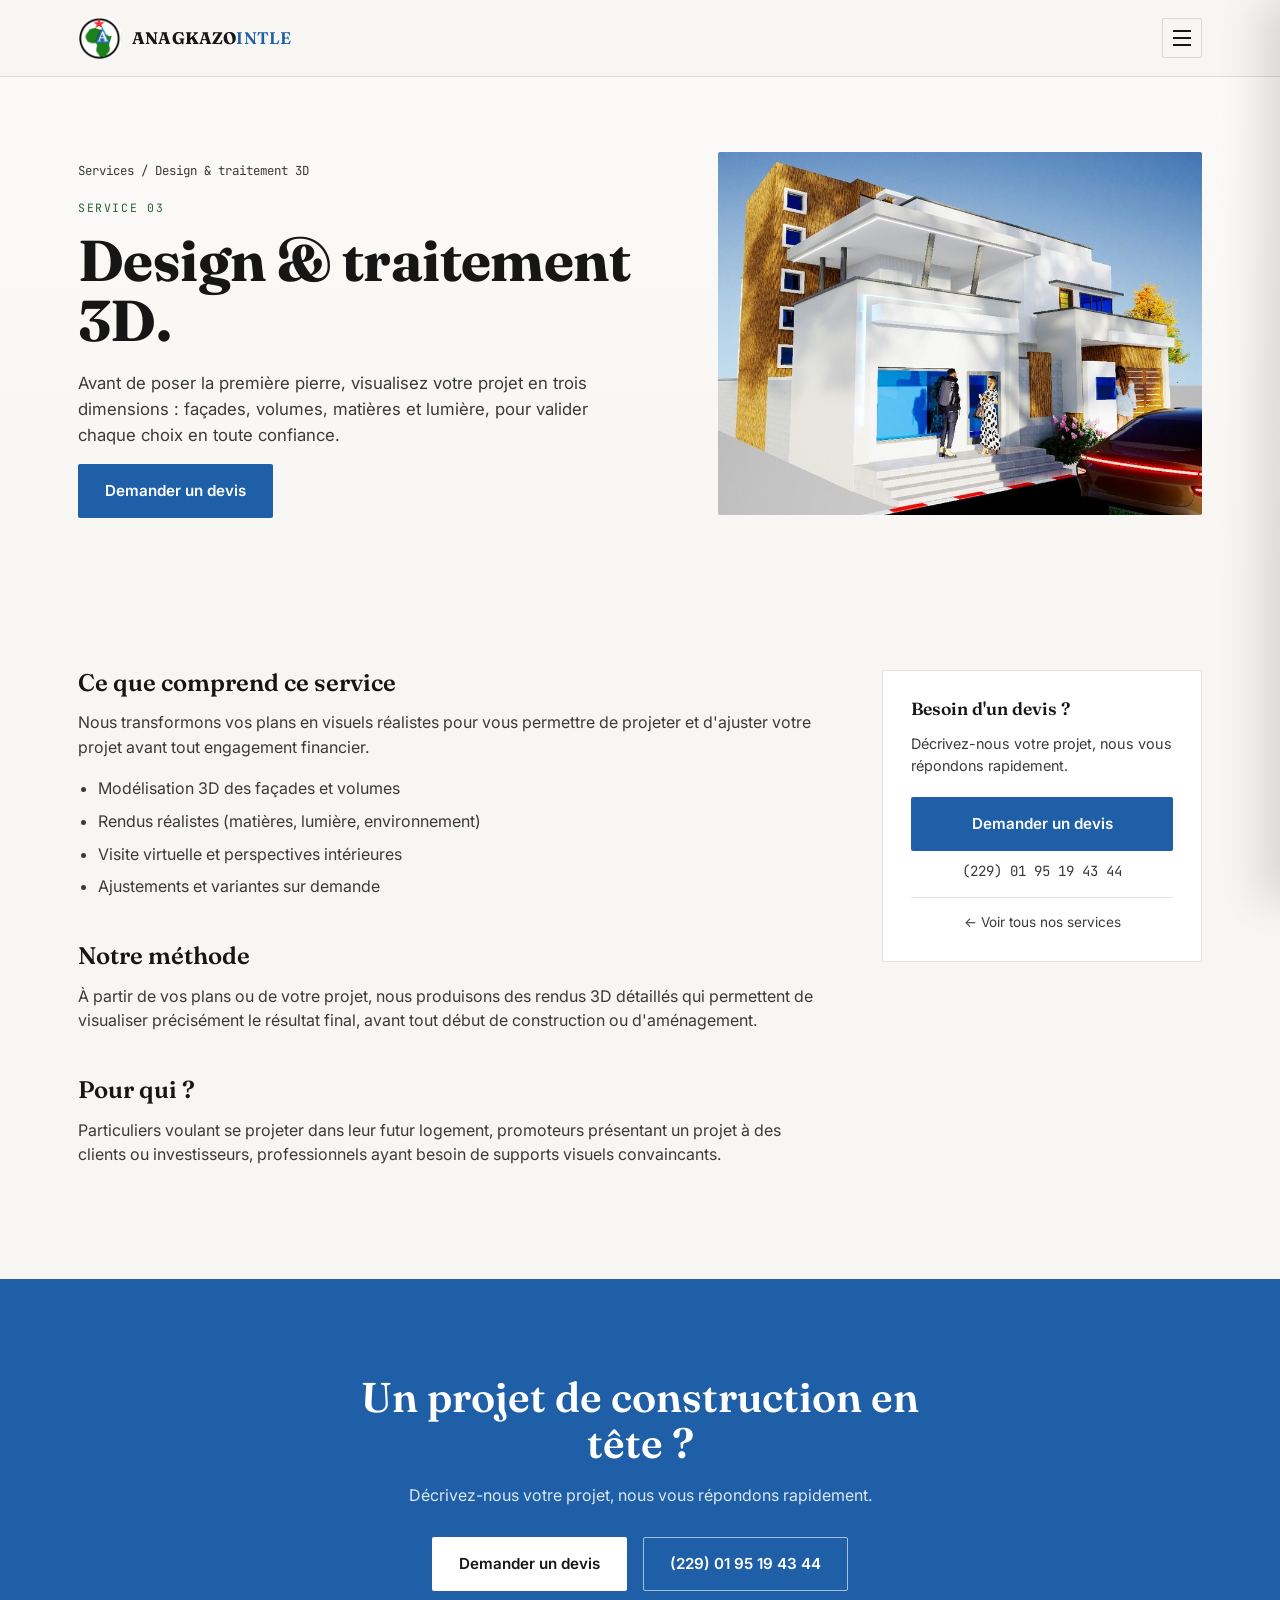
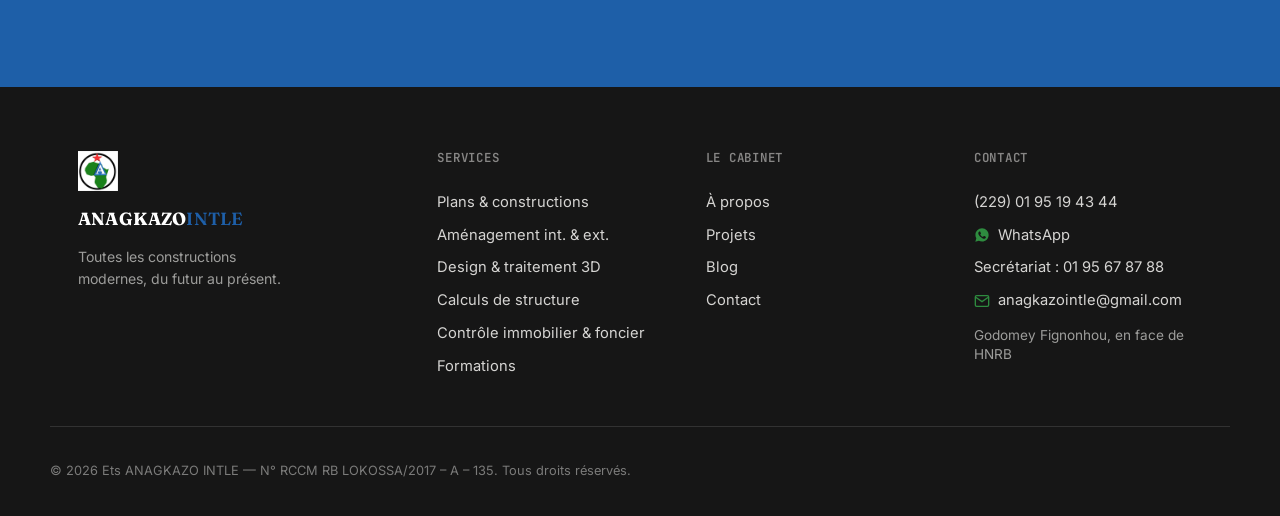
<file: services-design3d.html>
<!DOCTYPE html>
<html lang="fr">
<head>
<meta charset="UTF-8">
<meta name="viewport" content="width=device-width, initial-scale=1.0">
<title>Design & traitement 3D — Ets ANAGKAZO INTLE</title>
<meta name="description" content="Design et traitement 3D avec Ets ANAGKAZO INTLE : visualisez votre projet avant sa réalisation grâce à des rendus précis et réalistes.">
<link rel="canonical" href="https://www.anagkazo-intle.com/services-design3d.html">

<meta property="og:title" content="Design & traitement 3D — Ets ANAGKAZO INTLE">
<meta property="og:description" content="Visualisez votre projet avant sa réalisation grâce à des rendus 3D précis.">
<meta property="og:type" content="website">
<meta property="og:url" content="https://www.anagkazo-intle.com/services-construction.html">
<meta property="og:image" content="https://www.anagkazo-intle.com/img/projets/web/villa-04-angle-bois.jpg">
<meta property="og:locale" content="fr_FR">

<meta name="twitter:card" content="summary_large_image">
<meta name="twitter:title" content="Design & traitement 3D — Ets ANAGKAZO INTLE">
<meta name="twitter:description" content="Visualisez votre projet avant sa réalisation grâce à des rendus 3D précis.">
<meta name="twitter:image" content="https://www.anagkazo-intle.com/img/projets/web/villa-04-angle-bois.jpg">

<link rel="preconnect" href="https://fonts.googleapis.com">
<link rel="preconnect" href="https://fonts.gstatic.com" crossorigin>
<link href="https://fonts.googleapis.com/css2?family=Fraunces:opsz,wght@9..144,300;9..144,450;9..144,600;9..144,700&family=Inter:wght@400;500;600&family=JetBrains+Mono:wght@400;500&display=swap" rel="stylesheet">

<link rel="stylesheet" href="css/style.css">
</head>
<body>

<a class="skip-link" href="#main">Aller au contenu</a>

<header class="site-header" id="site-header">
  <div class="wrap header-inner">
    <a href="index.html" class="brand" aria-label="Ets ANAGKAZO INTLE — Accueil">
      <img src="img/logo.png" alt="Logo Ets ANAGKAZO INTLE" class="brand-mark" width="44" height="44">
      <span class="brand-name">ANAGKAZO<span class="brand-suffix">INTLE</span></span>
    </a>

    <button class="burger" id="burger" aria-label="Ouvrir le menu" aria-expanded="false" aria-controls="main-nav">
      <span></span><span></span><span></span>
    </button>
  </div>
</header>

<div class="nav-overlay" id="nav-overlay"></div>

<nav class="main-nav" id="main-nav" aria-label="Navigation principale">
  <button class="nav-close" id="nav-close" aria-label="Fermer le menu">✕</button>

  <a href="index.html">Accueil</a>
  <a href="projets.html">Projets</a>
  <div class="nav-dropdown open">
    <a href="services.html">Services <span class="chev">⌄</span></a>
    <div class="dropdown-panel">
      <a href="services-construction.html">Plans &amp; constructions</a>
      <a href="services-amenagement.html">Aménagement intérieur &amp; extérieur</a>
      <a href="services-design3d.html" class="active">Design &amp; traitement 3D</a>
      <a href="services-structure.html">Calculs de structure</a>
      <a href="services-foncier.html">Contrôle immobilier &amp; foncier</a>
      <a href="services-formation.html">Formations</a>
    </div>
  </div>
  <a href="a-propos.html">À propos</a>
  <a href="blog.html">Blog</a>
  <a href="contact.html">Contact</a>

  <div class="nav-panel-contact">
    <a href="tel:+22901951943">(229) 01 95 19 43 44</a>
    <a href="mailto:anagkazointle@gmail.com" class="contact-icon-link">
      <svg width="16" height="16" viewBox="0 0 24 24" fill="none" stroke="currentColor" stroke-width="2"><path d="M4 4h16c1.1 0 2 .9 2 2v12c0 1.1-.9 2-2 2H4c-1.1 0-2-.9-2-2V6c0-1.1.9-2 2-2z"/><polyline points="22,6 12,13 2,6"/></svg>
      <span>anagkazointle@gmail.com</span>
    </a>
  </div>
</nav>

<main id="main">

  <section class="service-hero">
    <div class="wrap service-hero-grid">
      <div>
        <p class="service-breadcrumb"><a href="services.html">Services</a> / Design &amp; traitement 3D</p>
        <p class="eyebrow">Service 03</p>
        <h1 class="page-title">Design &amp; traitement 3D.</h1>
        <p class="page-lead">Avant de poser la première pierre, visualisez votre projet en trois dimensions : façades, volumes, matières et lumière, pour valider chaque choix en toute confiance.</p>
        <div class="hero-actions">
          <a href="contact.html" class="btn btn-primary">Demander un devis</a>
        </div>
      </div>
      <div class="service-hero-img" style="background-image:url('img/projets/web/villa-04-angle-bois.jpg')"></div>
    </div>
  </section>

  <section class="section">
    <div class="wrap service-body-grid">

      <div class="service-content">
        <h2>Ce que comprend ce service</h2>
        <p>Nous transformons vos plans en visuels réalistes pour vous permettre de projeter et d'ajuster votre projet avant tout engagement financier.</p>
        <ul>
          <li>Modélisation 3D des façades et volumes</li>
          <li>Rendus réalistes (matières, lumière, environnement)</li>
          <li>Visite virtuelle et perspectives intérieures</li>
          <li>Ajustements et variantes sur demande</li>
        </ul>

        <h2>Notre méthode</h2>
        <p>À partir de vos plans ou de votre projet, nous produisons des rendus 3D détaillés qui permettent de visualiser précisément le résultat final, avant tout début de construction ou d'aménagement.</p>

        <h2>Pour qui ?</h2>
        <p>Particuliers voulant se projeter dans leur futur logement, promoteurs présentant un projet à des clients ou investisseurs, professionnels ayant besoin de supports visuels convaincants.</p>
      </div>

      <aside class="service-sidebar">
        <h3>Besoin d'un devis ?</h3>
        <p class="service-sidebar-text">Décrivez-nous votre projet, nous vous répondons rapidement.</p>
        <a href="contact.html" class="btn btn-primary">Demander un devis</a>
        <a href="tel:+22901951943" class="service-sidebar-phone">(229) 01 95 19 43 44</a>
        <a href="services.html" class="service-sidebar-back">← Voir tous nos services</a>
      </aside>

    </div>
  </section>

  <section class="section cta-section">
    <div class="wrap cta-inner">
      <h2>Un projet de construction en tête&nbsp;?</h2>
      <p>Décrivez-nous votre projet, nous vous répondons rapidement.</p>
      <div class="hero-actions">
        <a href="contact.html" class="btn btn-primary btn-light">Demander un devis</a>
        <a href="tel:+22901951943" class="btn btn-ghost btn-ghost-light">(229) 01 95 19 43 44</a>
      </div>
    </div>
  </section>

</main>

<footer class="site-footer">
  <div class="wrap footer-grid">
    <div class="footer-brand">
      <img src="img/logo.png" alt="Logo Ets ANAGKAZO INTLE" width="40" height="40">
      <p class="brand-name">ANAGKAZO<span class="brand-suffix">INTLE</span></p>
      <p class="footer-tagline">Toutes les constructions modernes, du futur au présent.</p>
    </div>

    <nav class="footer-nav" aria-label="Services">
      <h4>Services</h4>
      <a href="services-construction.html">Plans &amp; constructions</a>
      <a href="services-amenagement.html">Aménagement int. &amp; ext.</a>
      <a href="services-design3d.html">Design &amp; traitement 3D</a>
      <a href="services-structure.html">Calculs de structure</a>
      <a href="services-foncier.html">Contrôle immobilier &amp; foncier</a>
      <a href="services-formation.html">Formations</a>
    </nav>

    <nav class="footer-nav" aria-label="Le cabinet">
      <h4>Le cabinet</h4>
      <a href="a-propos.html">À propos</a>
      <a href="projets.html">Projets</a>
      <a href="blog.html">Blog</a>
      <a href="contact.html">Contact</a>
    </nav>

    <div class="footer-contact">
      <h4>Contact</h4>
      <a href="tel:+22901951943">(229) 01 95 19 43 44</a>
      <a href="https://wa.me/22996863058" target="_blank" rel="noopener" class="footer-icon-link">
        <svg width="16" height="16" viewBox="0 0 24 24" fill="currentColor"><path d="M12.04 2C6.58 2 2.13 6.45 2.13 11.91c0 1.75.46 3.45 1.32 4.95L2 22l5.28-1.38c1.45.79 3.08 1.21 4.76 1.21h.01c5.46 0 9.91-4.45 9.91-9.91C21.96 6.45 17.5 2 12.04 2zm5.83 14.15c-.24.68-1.4 1.32-1.93 1.4-.5.08-1.11.11-1.79-.11-.41-.13-.95-.31-1.63-.6-2.87-1.24-4.74-4.13-4.88-4.32-.14-.19-1.17-1.55-1.17-2.96 0-1.41.74-2.1 1-2.39.26-.29.57-.36.76-.36.19 0 .38 0 .55.01.18.01.41-.07.64.49.24.58.81 2 .88 2.15.07.15.12.32.02.51-.09.19-.14.31-.28.48-.14.17-.29.37-.42.5-.14.14-.28.29-.12.57.16.28.71 1.17 1.52 1.9 1.05.94 1.93 1.23 2.21 1.37.28.14.44.12.6-.07.16-.19.68-.79.87-1.06.19-.27.37-.22.62-.13.26.09 1.63.77 1.91.91.28.14.47.21.54.33.07.12.07.68-.17 1.36z"/></svg>
        <span>WhatsApp</span>
      </a>
      <a href="tel:+22901956787">Secrétariat : 01 95 67 87 88</a>
      <a href="mailto:anagkazointle@gmail.com" class="footer-icon-link">
        <svg width="16" height="16" viewBox="0 0 24 24" fill="none" stroke="currentColor" stroke-width="2"><path d="M4 4h16c1.1 0 2 .9 2 2v12c0 1.1-.9 2-2 2H4c-1.1 0-2-.9-2-2V6c0-1.1.9-2 2-2z"/><polyline points="22,6 12,13 2,6"/></svg>
        <span>anagkazointle@gmail.com</span>
      </a>
      <span class="footer-address">Godomey Fignonhou, en face de HNRB</span>
    </div>
  </div>
  <div class="wrap footer-bottom">
    <p>© <span id="year"></span> Ets ANAGKAZO INTLE — N° RCCM RB LOKOSSA/2017 – A – 135. Tous droits réservés.</p>
  </div>
</footer>

<script src="js/main.js"></script>
</body>
</html>
</file>
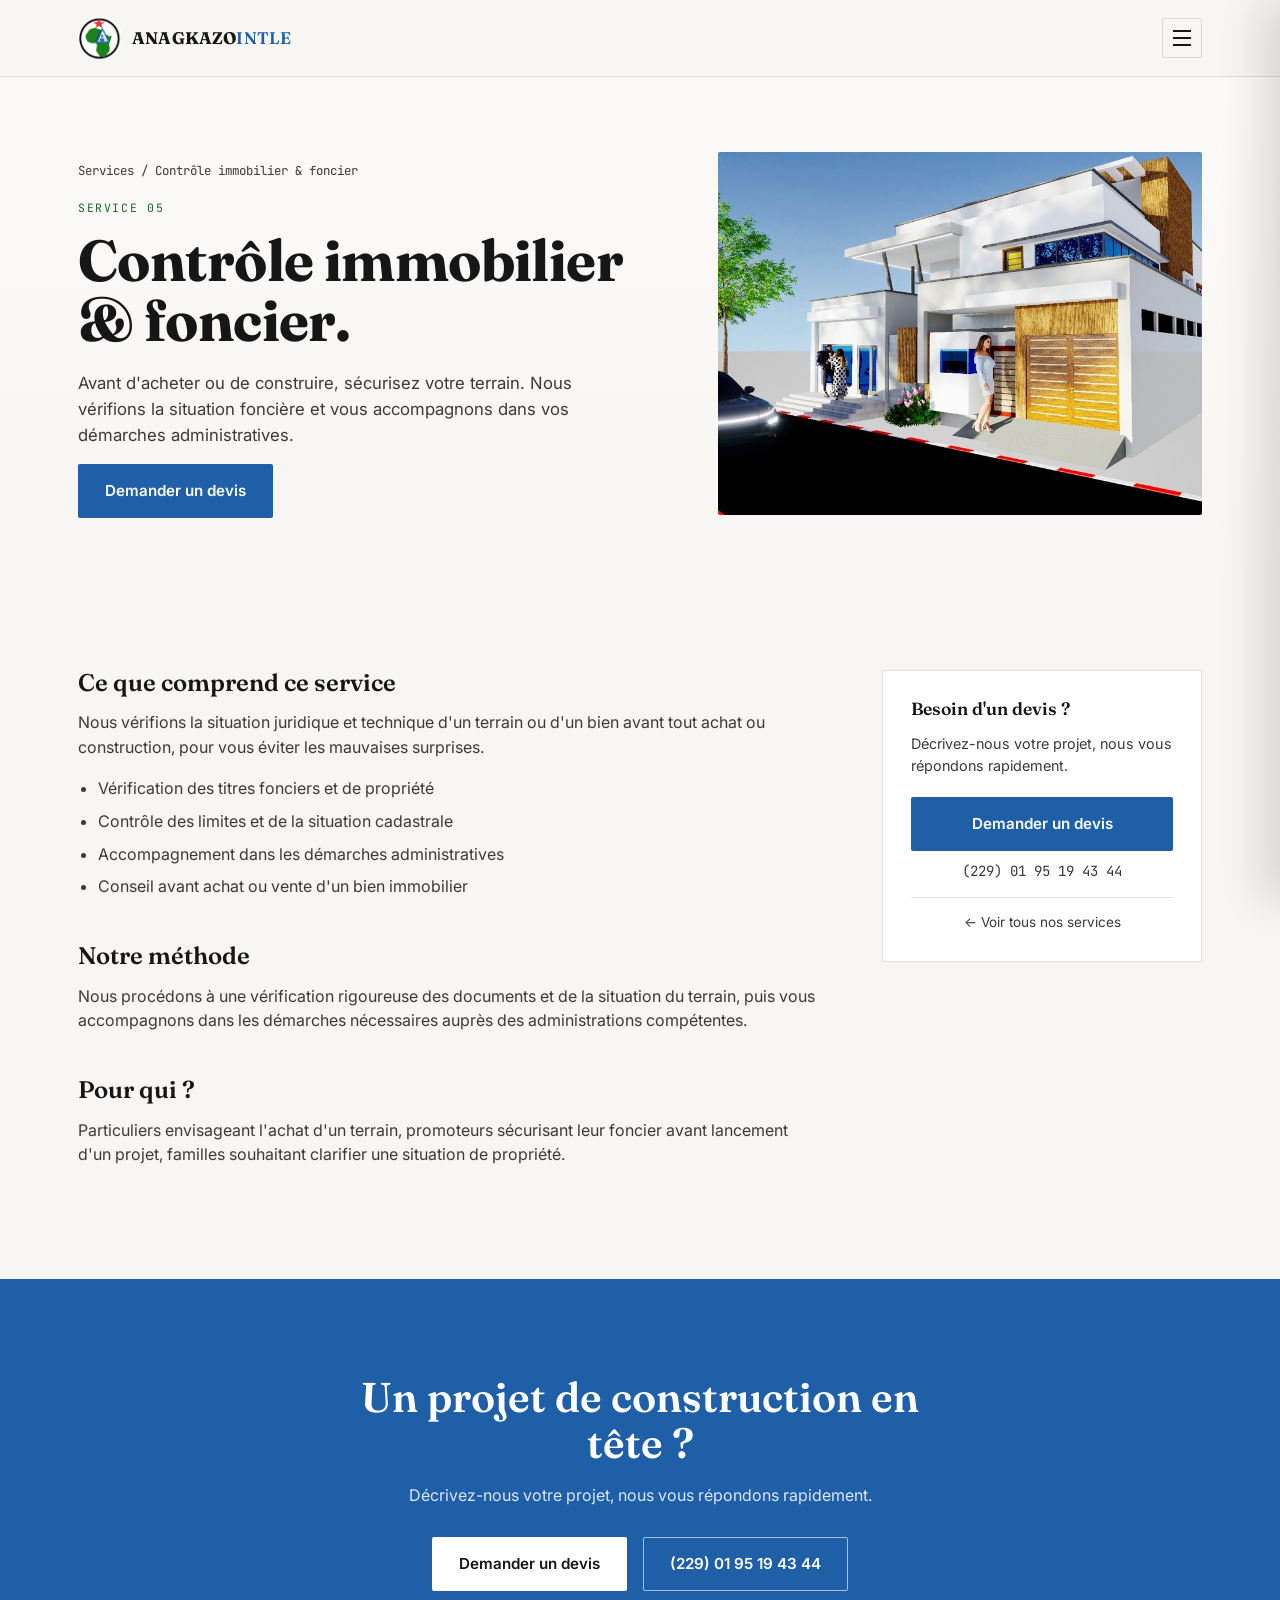
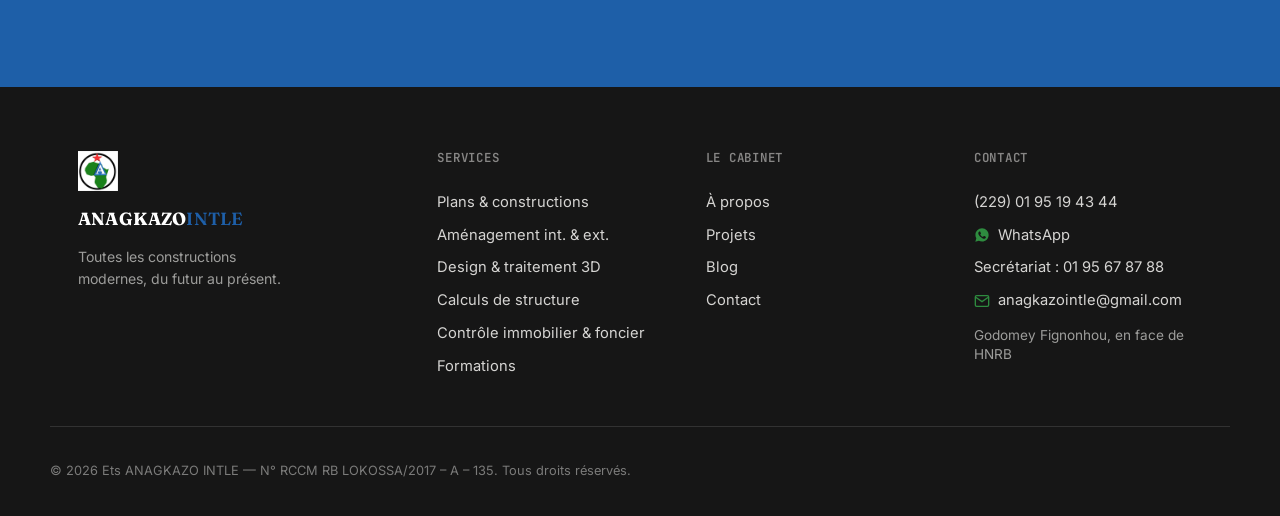
<file: services-foncier.html>
<!DOCTYPE html>
<html lang="fr">
<head>
<meta charset="UTF-8">
<meta name="viewport" content="width=device-width, initial-scale=1.0">
<title>Contrôle immobilier & foncier — Ets ANAGKAZO INTLE</title>
<meta name="description" content="Contrôle immobilier et foncier avec Ets ANAGKAZO INTLE : vérification, sécurisation et accompagnement de vos démarches foncières.">
<link rel="canonical" href="https://www.anagkazo-intle.com/services-foncier.html">

<meta property="og:title" content="Contrôle immobilier & foncier — Ets ANAGKAZO INTLE">
<meta property="og:description" content="Vérification, sécurisation et accompagnement de vos démarches foncières.">
<meta property="og:type" content="website">
<meta property="og:url" content="https://www.anagkazo-intle.com/services-construction.html">
<meta property="og:image" content="https://www.anagkazo-intle.com/img/projets/web/villa-03-blanche-jardin.jpg">
<meta property="og:locale" content="fr_FR">

<meta name="twitter:card" content="summary_large_image">
<meta name="twitter:title" content="Contrôle immobilier & foncier — Ets ANAGKAZO INTLE">
<meta name="twitter:description" content="Vérification, sécurisation et accompagnement de vos démarches foncières.">
<meta name="twitter:image" content="https://www.anagkazo-intle.com/img/projets/web/villa-03-blanche-jardin.jpg">

<link rel="preconnect" href="https://fonts.googleapis.com">
<link rel="preconnect" href="https://fonts.gstatic.com" crossorigin>
<link href="https://fonts.googleapis.com/css2?family=Fraunces:opsz,wght@9..144,300;9..144,450;9..144,600;9..144,700&family=Inter:wght@400;500;600&family=JetBrains+Mono:wght@400;500&display=swap" rel="stylesheet">

<link rel="stylesheet" href="css/style.css">
</head>
<body>

<a class="skip-link" href="#main">Aller au contenu</a>

<header class="site-header" id="site-header">
  <div class="wrap header-inner">
    <a href="index.html" class="brand" aria-label="Ets ANAGKAZO INTLE — Accueil">
      <img src="img/logo.png" alt="Logo Ets ANAGKAZO INTLE" class="brand-mark" width="44" height="44">
      <span class="brand-name">ANAGKAZO<span class="brand-suffix">INTLE</span></span>
    </a>

    <button class="burger" id="burger" aria-label="Ouvrir le menu" aria-expanded="false" aria-controls="main-nav">
      <span></span><span></span><span></span>
    </button>
  </div>
</header>

<div class="nav-overlay" id="nav-overlay"></div>

<nav class="main-nav" id="main-nav" aria-label="Navigation principale">
  <button class="nav-close" id="nav-close" aria-label="Fermer le menu">✕</button>

  <a href="index.html">Accueil</a>
  <a href="projets.html">Projets</a>
  <div class="nav-dropdown open">
    <a href="services.html">Services <span class="chev">⌄</span></a>
    <div class="dropdown-panel">
      <a href="services-construction.html">Plans &amp; constructions</a>
      <a href="services-amenagement.html">Aménagement intérieur &amp; extérieur</a>
      <a href="services-design3d.html">Design &amp; traitement 3D</a>
      <a href="services-structure.html">Calculs de structure</a>
      <a href="services-foncier.html" class="active">Contrôle immobilier &amp; foncier</a>
      <a href="services-formation.html">Formations</a>
    </div>
  </div>
  <a href="a-propos.html">À propos</a>
  <a href="blog.html">Blog</a>
  <a href="contact.html">Contact</a>

  <div class="nav-panel-contact">
    <a href="tel:+22901951943">(229) 01 95 19 43 44</a>
    <a href="mailto:anagkazointle@gmail.com" class="contact-icon-link">
      <svg width="16" height="16" viewBox="0 0 24 24" fill="none" stroke="currentColor" stroke-width="2"><path d="M4 4h16c1.1 0 2 .9 2 2v12c0 1.1-.9 2-2 2H4c-1.1 0-2-.9-2-2V6c0-1.1.9-2 2-2z"/><polyline points="22,6 12,13 2,6"/></svg>
      <span>anagkazointle@gmail.com</span>
    </a>
  </div>
</nav>

<main id="main">

  <section class="service-hero">
    <div class="wrap service-hero-grid">
      <div>
        <p class="service-breadcrumb"><a href="services.html">Services</a> / Contrôle immobilier &amp; foncier</p>
        <p class="eyebrow">Service 05</p>
        <h1 class="page-title">Contrôle immobilier &amp; foncier.</h1>
        <p class="page-lead">Avant d'acheter ou de construire, sécurisez votre terrain. Nous vérifions la situation foncière et vous accompagnons dans vos démarches administratives.</p>
        <div class="hero-actions">
          <a href="contact.html" class="btn btn-primary">Demander un devis</a>
        </div>
      </div>
      <div class="service-hero-img" style="background-image:url('img/projets/web/villa-03-blanche-jardin.jpg')"></div>
    </div>
  </section>

  <section class="section">
    <div class="wrap service-body-grid">

      <div class="service-content">
        <h2>Ce que comprend ce service</h2>
        <p>Nous vérifions la situation juridique et technique d'un terrain ou d'un bien avant tout achat ou construction, pour vous éviter les mauvaises surprises.</p>
        <ul>
          <li>Vérification des titres fonciers et de propriété</li>
          <li>Contrôle des limites et de la situation cadastrale</li>
          <li>Accompagnement dans les démarches administratives</li>
          <li>Conseil avant achat ou vente d'un bien immobilier</li>
        </ul>

        <h2>Notre méthode</h2>
        <p>Nous procédons à une vérification rigoureuse des documents et de la situation du terrain, puis vous accompagnons dans les démarches nécessaires auprès des administrations compétentes.</p>

        <h2>Pour qui ?</h2>
        <p>Particuliers envisageant l'achat d'un terrain, promoteurs sécurisant leur foncier avant lancement d'un projet, familles souhaitant clarifier une situation de propriété.</p>
      </div>

      <aside class="service-sidebar">
        <h3>Besoin d'un devis ?</h3>
        <p class="service-sidebar-text">Décrivez-nous votre projet, nous vous répondons rapidement.</p>
        <a href="contact.html" class="btn btn-primary">Demander un devis</a>
        <a href="tel:+22901951943" class="service-sidebar-phone">(229) 01 95 19 43 44</a>
        <a href="services.html" class="service-sidebar-back">← Voir tous nos services</a>
      </aside>

    </div>
  </section>

  <section class="section cta-section">
    <div class="wrap cta-inner">
      <h2>Un projet de construction en tête&nbsp;?</h2>
      <p>Décrivez-nous votre projet, nous vous répondons rapidement.</p>
      <div class="hero-actions">
        <a href="contact.html" class="btn btn-primary btn-light">Demander un devis</a>
        <a href="tel:+22901951943" class="btn btn-ghost btn-ghost-light">(229) 01 95 19 43 44</a>
      </div>
    </div>
  </section>

</main>

<footer class="site-footer">
  <div class="wrap footer-grid">
    <div class="footer-brand">
      <img src="img/logo.png" alt="Logo Ets ANAGKAZO INTLE" width="40" height="40">
      <p class="brand-name">ANAGKAZO<span class="brand-suffix">INTLE</span></p>
      <p class="footer-tagline">Toutes les constructions modernes, du futur au présent.</p>
    </div>

    <nav class="footer-nav" aria-label="Services">
      <h4>Services</h4>
      <a href="services-construction.html">Plans &amp; constructions</a>
      <a href="services-amenagement.html">Aménagement int. &amp; ext.</a>
      <a href="services-design3d.html">Design &amp; traitement 3D</a>
      <a href="services-structure.html">Calculs de structure</a>
      <a href="services-foncier.html">Contrôle immobilier &amp; foncier</a>
      <a href="services-formation.html">Formations</a>
    </nav>

    <nav class="footer-nav" aria-label="Le cabinet">
      <h4>Le cabinet</h4>
      <a href="a-propos.html">À propos</a>
      <a href="projets.html">Projets</a>
      <a href="blog.html">Blog</a>
      <a href="contact.html">Contact</a>
    </nav>

    <div class="footer-contact">
      <h4>Contact</h4>
      <a href="tel:+22901951943">(229) 01 95 19 43 44</a>
      <a href="https://wa.me/22996863058" target="_blank" rel="noopener" class="footer-icon-link">
        <svg width="16" height="16" viewBox="0 0 24 24" fill="currentColor"><path d="M12.04 2C6.58 2 2.13 6.45 2.13 11.91c0 1.75.46 3.45 1.32 4.95L2 22l5.28-1.38c1.45.79 3.08 1.21 4.76 1.21h.01c5.46 0 9.91-4.45 9.91-9.91C21.96 6.45 17.5 2 12.04 2zm5.83 14.15c-.24.68-1.4 1.32-1.93 1.4-.5.08-1.11.11-1.79-.11-.41-.13-.95-.31-1.63-.6-2.87-1.24-4.74-4.13-4.88-4.32-.14-.19-1.17-1.55-1.17-2.96 0-1.41.74-2.1 1-2.39.26-.29.57-.36.76-.36.19 0 .38 0 .55.01.18.01.41-.07.64.49.24.58.81 2 .88 2.15.07.15.12.32.02.51-.09.19-.14.31-.28.48-.14.17-.29.37-.42.5-.14.14-.28.29-.12.57.16.28.71 1.17 1.52 1.9 1.05.94 1.93 1.23 2.21 1.37.28.14.44.12.6-.07.16-.19.68-.79.87-1.06.19-.27.37-.22.62-.13.26.09 1.63.77 1.91.91.28.14.47.21.54.33.07.12.07.68-.17 1.36z"/></svg>
        <span>WhatsApp</span>
      </a>
      <a href="tel:+22901956787">Secrétariat : 01 95 67 87 88</a>
      <a href="mailto:anagkazointle@gmail.com" class="footer-icon-link">
        <svg width="16" height="16" viewBox="0 0 24 24" fill="none" stroke="currentColor" stroke-width="2"><path d="M4 4h16c1.1 0 2 .9 2 2v12c0 1.1-.9 2-2 2H4c-1.1 0-2-.9-2-2V6c0-1.1.9-2 2-2z"/><polyline points="22,6 12,13 2,6"/></svg>
        <span>anagkazointle@gmail.com</span>
      </a>
      <span class="footer-address">Godomey Fignonhou, en face de HNRB</span>
    </div>
  </div>
  <div class="wrap footer-bottom">
    <p>© <span id="year"></span> Ets ANAGKAZO INTLE — N° RCCM RB LOKOSSA/2017 – A – 135. Tous droits réservés.</p>
  </div>
</footer>

<script src="js/main.js"></script>
</body>
</html>
</file>
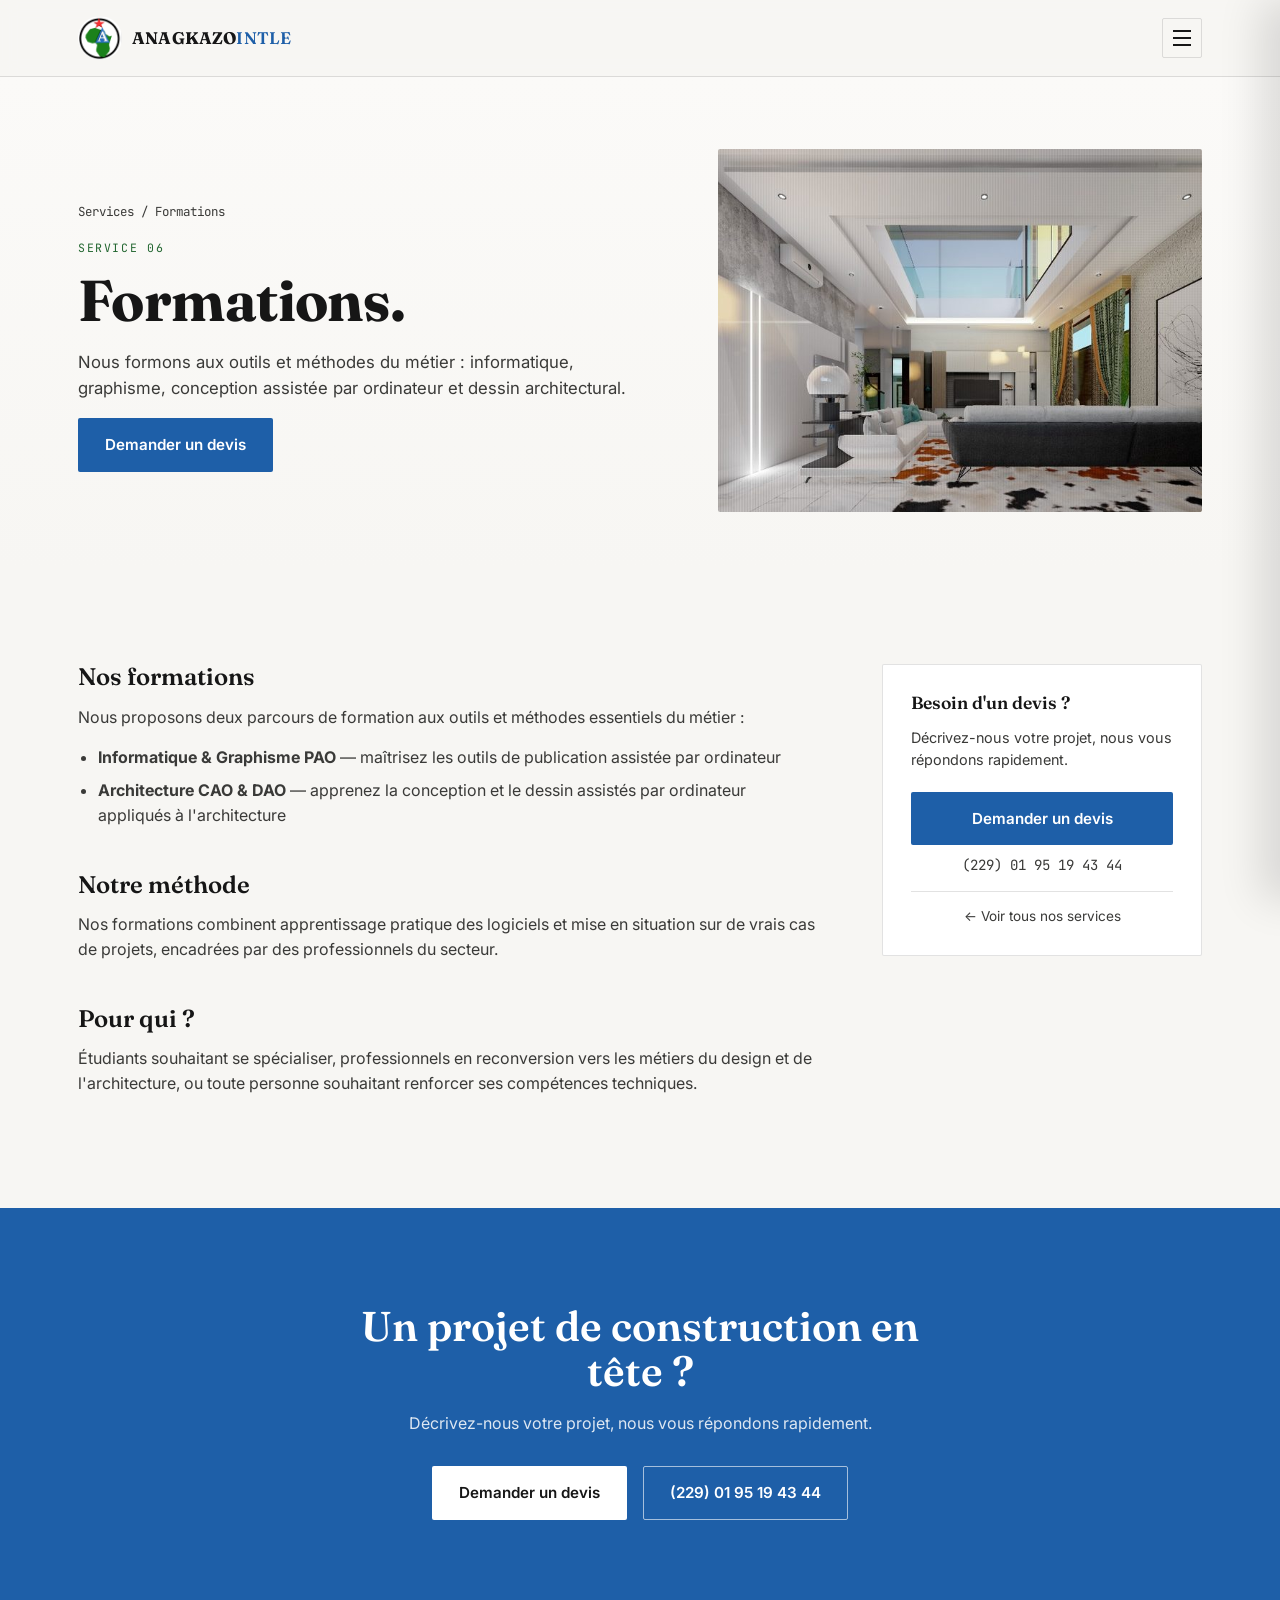
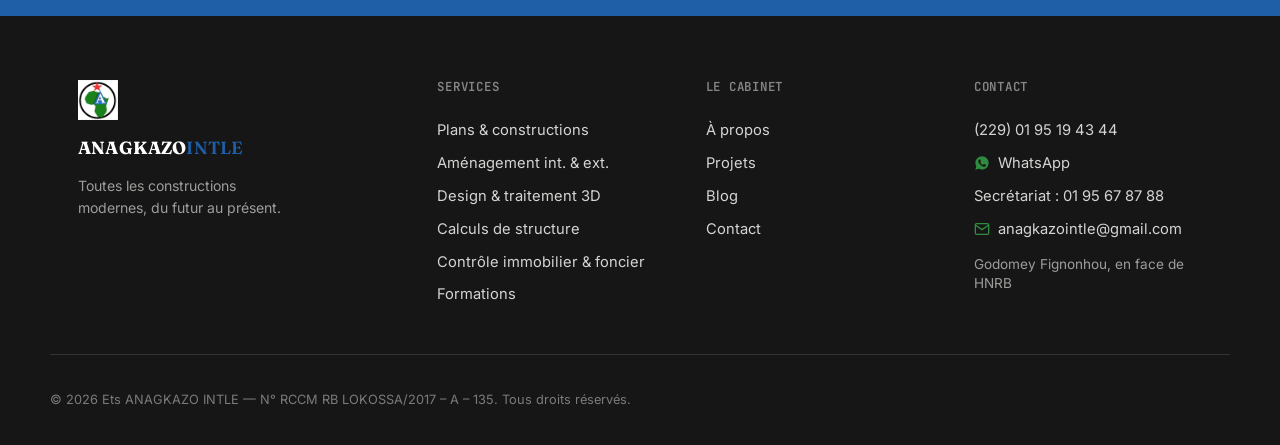
<file: services-formation.html>
<!DOCTYPE html>
<html lang="fr">
<head>
<meta charset="UTF-8">
<meta name="viewport" content="width=device-width, initial-scale=1.0">
<title>Formations — Ets ANAGKAZO INTLE | CAO, DAO, PAO</title>
<meta name="description" content="Formations Ets ANAGKAZO INTLE : Informatique & Graphisme PAO, Architecture CAO & DAO. Formez-vous aux métiers de l'architecture et du design.">
<link rel="canonical" href="https://www.anagkazo-intle.com/services-formation.html">

<meta property="og:title" content="Formations — Ets ANAGKAZO INTLE">
<meta property="og:description" content="Informatique & Graphisme PAO, Architecture CAO & DAO — formez-vous au métier avec Ets ANAGKAZO INTLE.">
<meta property="og:type" content="website">
<meta property="og:url" content="https://www.anagkazo-intle.com/services-construction.html">
<meta property="og:image" content="https://www.anagkazo-intle.com/img/projets/web/villa-09-toit-tuile.jpg">
<meta property="og:locale" content="fr_FR">

<meta name="twitter:card" content="summary_large_image">
<meta name="twitter:title" content="Formations — Ets ANAGKAZO INTLE">
<meta name="twitter:description" content="Informatique & Graphisme PAO, Architecture CAO & DAO — formez-vous au métier avec Ets ANAGKAZO INTLE.">
<meta name="twitter:image" content="https://www.anagkazo-intle.com/img/projets/web/villa-09-toit-tuile.jpg">

<link rel="preconnect" href="https://fonts.googleapis.com">
<link rel="preconnect" href="https://fonts.gstatic.com" crossorigin>
<link href="https://fonts.googleapis.com/css2?family=Fraunces:opsz,wght@9..144,300;9..144,450;9..144,600;9..144,700&family=Inter:wght@400;500;600&family=JetBrains+Mono:wght@400;500&display=swap" rel="stylesheet">

<link rel="stylesheet" href="css/style.css">
</head>
<body>

<a class="skip-link" href="#main">Aller au contenu</a>

<header class="site-header" id="site-header">
  <div class="wrap header-inner">
    <a href="index.html" class="brand" aria-label="Ets ANAGKAZO INTLE — Accueil">
      <img src="img/logo.png" alt="Logo Ets ANAGKAZO INTLE" class="brand-mark" width="44" height="44">
      <span class="brand-name">ANAGKAZO<span class="brand-suffix">INTLE</span></span>
    </a>

    <button class="burger" id="burger" aria-label="Ouvrir le menu" aria-expanded="false" aria-controls="main-nav">
      <span></span><span></span><span></span>
    </button>
  </div>
</header>

<div class="nav-overlay" id="nav-overlay"></div>

<nav class="main-nav" id="main-nav" aria-label="Navigation principale">
  <button class="nav-close" id="nav-close" aria-label="Fermer le menu">✕</button>

  <a href="index.html">Accueil</a>
  <a href="projets.html">Projets</a>
  <div class="nav-dropdown open">
    <a href="services.html">Services <span class="chev">⌄</span></a>
    <div class="dropdown-panel">
      <a href="services-construction.html">Plans &amp; constructions</a>
      <a href="services-amenagement.html">Aménagement intérieur &amp; extérieur</a>
      <a href="services-design3d.html">Design &amp; traitement 3D</a>
      <a href="services-structure.html">Calculs de structure</a>
      <a href="services-foncier.html">Contrôle immobilier &amp; foncier</a>
      <a href="services-formation.html" class="active">Formations</a>
    </div>
  </div>
  <a href="a-propos.html">À propos</a>
  <a href="blog.html">Blog</a>
  <a href="contact.html">Contact</a>

  <div class="nav-panel-contact">
    <a href="tel:+22901951943">(229) 01 95 19 43 44</a>
    <a href="mailto:anagkazointle@gmail.com" class="contact-icon-link">
      <svg width="16" height="16" viewBox="0 0 24 24" fill="none" stroke="currentColor" stroke-width="2"><path d="M4 4h16c1.1 0 2 .9 2 2v12c0 1.1-.9 2-2 2H4c-1.1 0-2-.9-2-2V6c0-1.1.9-2 2-2z"/><polyline points="22,6 12,13 2,6"/></svg>
      <span>anagkazointle@gmail.com</span>
    </a>
  </div>
</nav>

<main id="main">

  <section class="service-hero">
    <div class="wrap service-hero-grid">
      <div>
        <p class="service-breadcrumb"><a href="services.html">Services</a> / Formations</p>
        <p class="eyebrow">Service 06</p>
        <h1 class="page-title">Formations.</h1>
        <p class="page-lead">Nous formons aux outils et méthodes du métier : informatique, graphisme, conception assistée par ordinateur et dessin architectural.</p>
        <div class="hero-actions">
          <a href="contact.html" class="btn btn-primary">Demander un devis</a>
        </div>
      </div>
      <div class="service-hero-img" style="background-image:url('img/projets/web/villa-09-toit-tuile.jpg')"></div>
    </div>
  </section>

  <section class="section">
    <div class="wrap service-body-grid">

      <div class="service-content">
        <h2>Nos formations</h2>
        <p>Nous proposons deux parcours de formation aux outils et méthodes essentiels du métier :</p>
        <ul>
          <li><strong>Informatique &amp; Graphisme PAO</strong> — maîtrisez les outils de publication assistée par ordinateur</li>
          <li><strong>Architecture CAO &amp; DAO</strong> — apprenez la conception et le dessin assistés par ordinateur appliqués à l'architecture</li>
        </ul>

        <h2>Notre méthode</h2>
        <p>Nos formations combinent apprentissage pratique des logiciels et mise en situation sur de vrais cas de projets, encadrées par des professionnels du secteur.</p>

        <h2>Pour qui ?</h2>
        <p>Étudiants souhaitant se spécialiser, professionnels en reconversion vers les métiers du design et de l'architecture, ou toute personne souhaitant renforcer ses compétences techniques.</p>
      </div>

      <aside class="service-sidebar">
        <h3>Besoin d'un devis ?</h3>
        <p class="service-sidebar-text">Décrivez-nous votre projet, nous vous répondons rapidement.</p>
        <a href="contact.html" class="btn btn-primary">Demander un devis</a>
        <a href="tel:+22901951943" class="service-sidebar-phone">(229) 01 95 19 43 44</a>
        <a href="services.html" class="service-sidebar-back">← Voir tous nos services</a>
      </aside>

    </div>
  </section>

  <section class="section cta-section">
    <div class="wrap cta-inner">
      <h2>Un projet de construction en tête&nbsp;?</h2>
      <p>Décrivez-nous votre projet, nous vous répondons rapidement.</p>
      <div class="hero-actions">
        <a href="contact.html" class="btn btn-primary btn-light">Demander un devis</a>
        <a href="tel:+22901951943" class="btn btn-ghost btn-ghost-light">(229) 01 95 19 43 44</a>
      </div>
    </div>
  </section>

</main>

<footer class="site-footer">
  <div class="wrap footer-grid">
    <div class="footer-brand">
      <img src="img/logo.png" alt="Logo Ets ANAGKAZO INTLE" width="40" height="40">
      <p class="brand-name">ANAGKAZO<span class="brand-suffix">INTLE</span></p>
      <p class="footer-tagline">Toutes les constructions modernes, du futur au présent.</p>
    </div>

    <nav class="footer-nav" aria-label="Services">
      <h4>Services</h4>
      <a href="services-construction.html">Plans &amp; constructions</a>
      <a href="services-amenagement.html">Aménagement int. &amp; ext.</a>
      <a href="services-design3d.html">Design &amp; traitement 3D</a>
      <a href="services-structure.html">Calculs de structure</a>
      <a href="services-foncier.html">Contrôle immobilier &amp; foncier</a>
      <a href="services-formation.html">Formations</a>
    </nav>

    <nav class="footer-nav" aria-label="Le cabinet">
      <h4>Le cabinet</h4>
      <a href="a-propos.html">À propos</a>
      <a href="projets.html">Projets</a>
      <a href="blog.html">Blog</a>
      <a href="contact.html">Contact</a>
    </nav>

    <div class="footer-contact">
      <h4>Contact</h4>
      <a href="tel:+22901951943">(229) 01 95 19 43 44</a>
      <a href="https://wa.me/22996863058" target="_blank" rel="noopener" class="footer-icon-link">
        <svg width="16" height="16" viewBox="0 0 24 24" fill="currentColor"><path d="M12.04 2C6.58 2 2.13 6.45 2.13 11.91c0 1.75.46 3.45 1.32 4.95L2 22l5.28-1.38c1.45.79 3.08 1.21 4.76 1.21h.01c5.46 0 9.91-4.45 9.91-9.91C21.96 6.45 17.5 2 12.04 2zm5.83 14.15c-.24.68-1.4 1.32-1.93 1.4-.5.08-1.11.11-1.79-.11-.41-.13-.95-.31-1.63-.6-2.87-1.24-4.74-4.13-4.88-4.32-.14-.19-1.17-1.55-1.17-2.96 0-1.41.74-2.1 1-2.39.26-.29.57-.36.76-.36.19 0 .38 0 .55.01.18.01.41-.07.64.49.24.58.81 2 .88 2.15.07.15.12.32.02.51-.09.19-.14.31-.28.48-.14.17-.29.37-.42.5-.14.14-.28.29-.12.57.16.28.71 1.17 1.52 1.9 1.05.94 1.93 1.23 2.21 1.37.28.14.44.12.6-.07.16-.19.68-.79.87-1.06.19-.27.37-.22.62-.13.26.09 1.63.77 1.91.91.28.14.47.21.54.33.07.12.07.68-.17 1.36z"/></svg>
        <span>WhatsApp</span>
      </a>
      <a href="tel:+22901956787">Secrétariat : 01 95 67 87 88</a>
      <a href="mailto:anagkazointle@gmail.com" class="footer-icon-link">
        <svg width="16" height="16" viewBox="0 0 24 24" fill="none" stroke="currentColor" stroke-width="2"><path d="M4 4h16c1.1 0 2 .9 2 2v12c0 1.1-.9 2-2 2H4c-1.1 0-2-.9-2-2V6c0-1.1.9-2 2-2z"/><polyline points="22,6 12,13 2,6"/></svg>
        <span>anagkazointle@gmail.com</span>
      </a>
      <span class="footer-address">Godomey Fignonhou, en face de HNRB</span>
    </div>
  </div>
  <div class="wrap footer-bottom">
    <p>© <span id="year"></span> Ets ANAGKAZO INTLE — N° RCCM RB LOKOSSA/2017 – A – 135. Tous droits réservés.</p>
  </div>
</footer>

<script src="js/main.js"></script>
</body>
</html>
</file>
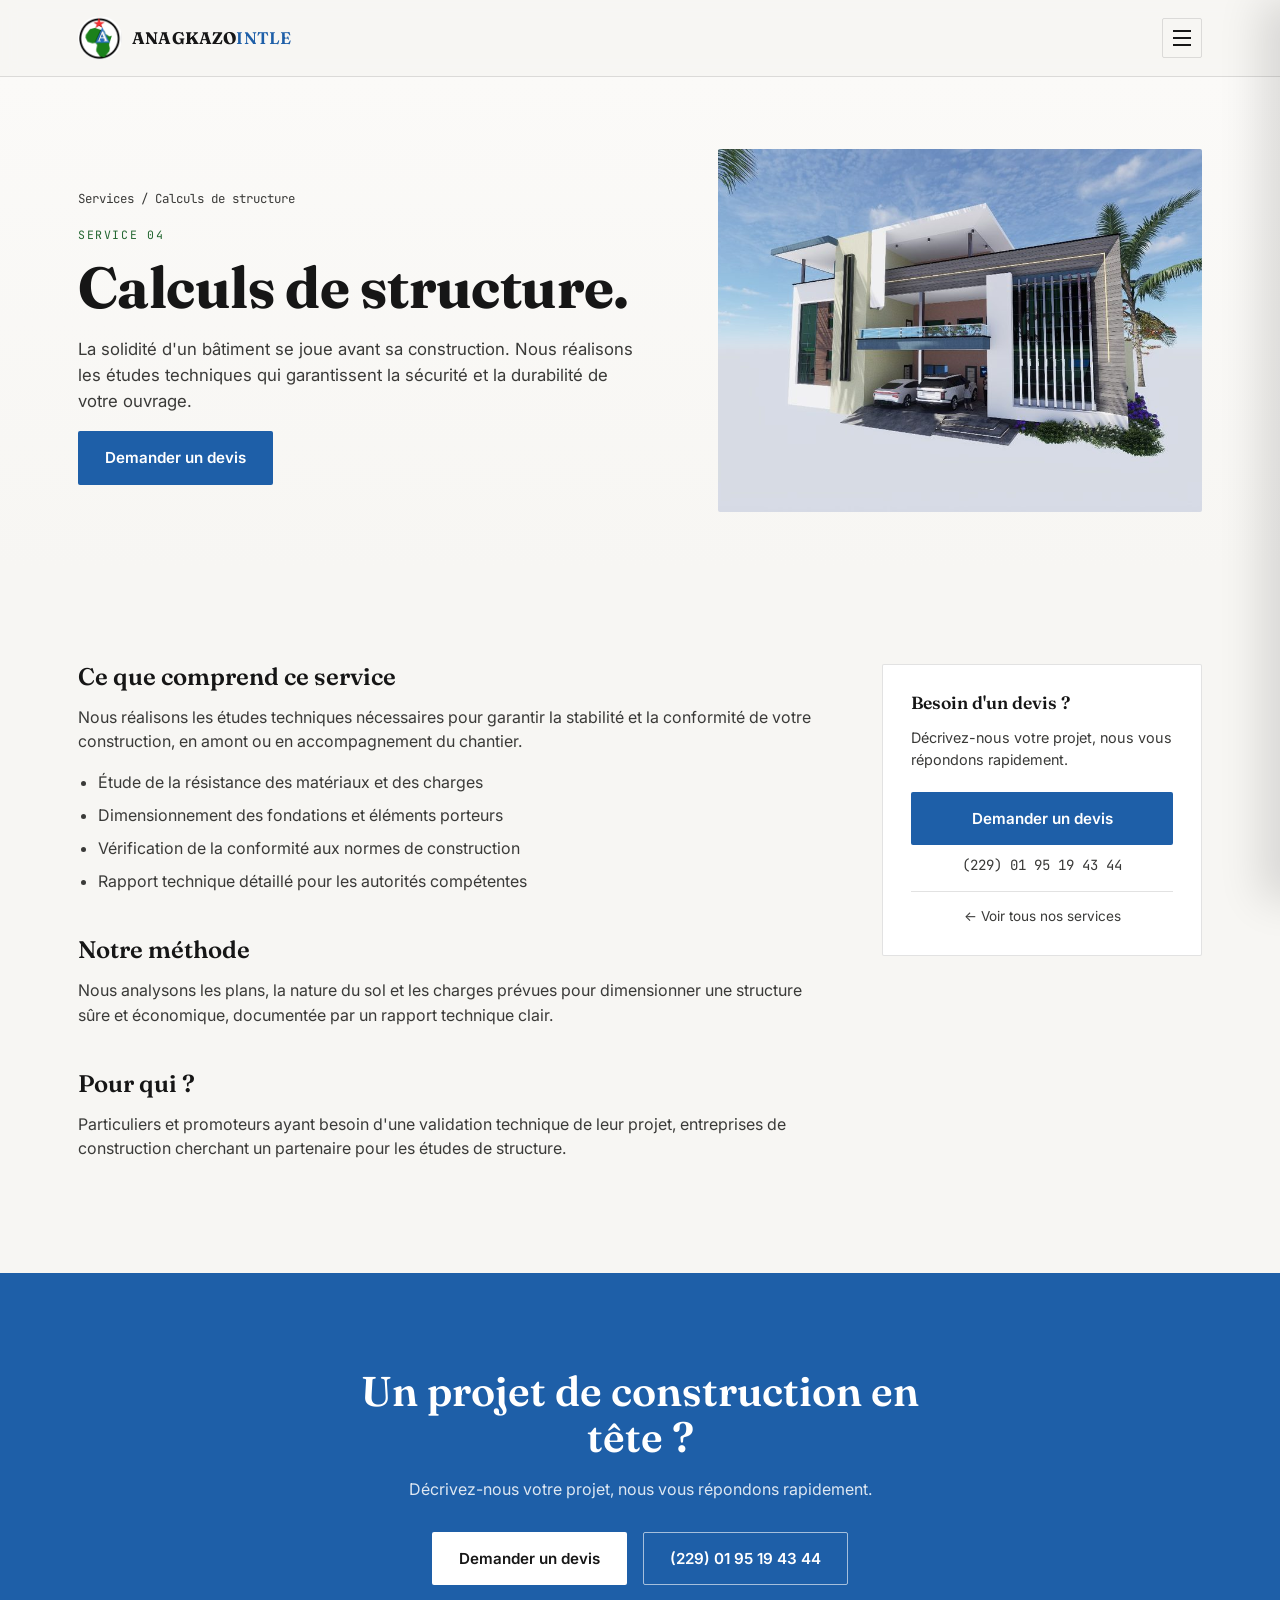
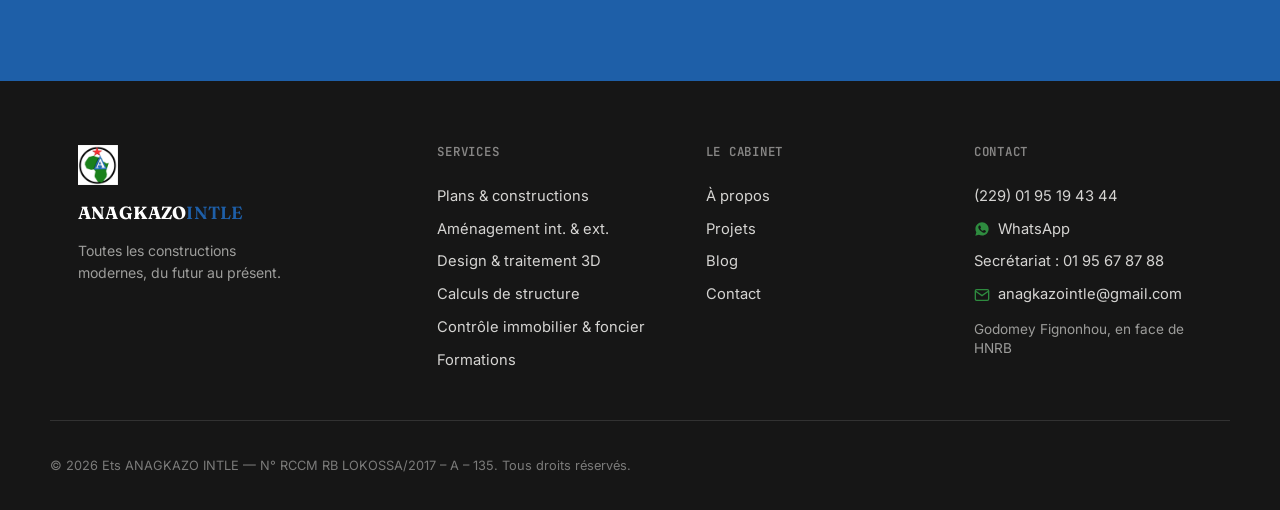
<file: services-structure.html>
<!DOCTYPE html>
<html lang="fr">
<head>
<meta charset="UTF-8">
<meta name="viewport" content="width=device-width, initial-scale=1.0">
<title>Calculs de structure — Ets ANAGKAZO INTLE</title>
<meta name="description" content="Calculs de structure avec Ets ANAGKAZO INTLE : des études rigoureuses pour garantir la solidité et la sécurité de votre ouvrage.">
<link rel="canonical" href="https://www.anagkazo-intle.com/services-structure.html">

<meta property="og:title" content="Calculs de structure — Ets ANAGKAZO INTLE">
<meta property="og:description" content="Des calculs rigoureux pour garantir la solidité et la sécurité de l'ouvrage.">
<meta property="og:type" content="website">
<meta property="og:url" content="https://www.anagkazo-intle.com/services-construction.html">
<meta property="og:image" content="https://www.anagkazo-intle.com/img/projets/web/villa-08-vue-aerienne.jpg">
<meta property="og:locale" content="fr_FR">

<meta name="twitter:card" content="summary_large_image">
<meta name="twitter:title" content="Calculs de structure — Ets ANAGKAZO INTLE">
<meta name="twitter:description" content="Des calculs rigoureux pour garantir la solidité et la sécurité de l'ouvrage.">
<meta name="twitter:image" content="https://www.anagkazo-intle.com/img/projets/web/villa-08-vue-aerienne.jpg">

<link rel="preconnect" href="https://fonts.googleapis.com">
<link rel="preconnect" href="https://fonts.gstatic.com" crossorigin>
<link href="https://fonts.googleapis.com/css2?family=Fraunces:opsz,wght@9..144,300;9..144,450;9..144,600;9..144,700&family=Inter:wght@400;500;600&family=JetBrains+Mono:wght@400;500&display=swap" rel="stylesheet">

<link rel="stylesheet" href="css/style.css">
</head>
<body>

<a class="skip-link" href="#main">Aller au contenu</a>

<header class="site-header" id="site-header">
  <div class="wrap header-inner">
    <a href="index.html" class="brand" aria-label="Ets ANAGKAZO INTLE — Accueil">
      <img src="img/logo.png" alt="Logo Ets ANAGKAZO INTLE" class="brand-mark" width="44" height="44">
      <span class="brand-name">ANAGKAZO<span class="brand-suffix">INTLE</span></span>
    </a>

    <button class="burger" id="burger" aria-label="Ouvrir le menu" aria-expanded="false" aria-controls="main-nav">
      <span></span><span></span><span></span>
    </button>
  </div>
</header>

<div class="nav-overlay" id="nav-overlay"></div>

<nav class="main-nav" id="main-nav" aria-label="Navigation principale">
  <button class="nav-close" id="nav-close" aria-label="Fermer le menu">✕</button>

  <a href="index.html">Accueil</a>
  <a href="projets.html">Projets</a>
  <div class="nav-dropdown open">
    <a href="services.html">Services <span class="chev">⌄</span></a>
    <div class="dropdown-panel">
      <a href="services-construction.html">Plans &amp; constructions</a>
      <a href="services-amenagement.html">Aménagement intérieur &amp; extérieur</a>
      <a href="services-design3d.html">Design &amp; traitement 3D</a>
      <a href="services-structure.html" class="active">Calculs de structure</a>
      <a href="services-foncier.html">Contrôle immobilier &amp; foncier</a>
      <a href="services-formation.html">Formations</a>
    </div>
  </div>
  <a href="a-propos.html">À propos</a>
  <a href="blog.html">Blog</a>
  <a href="contact.html">Contact</a>

  <div class="nav-panel-contact">
    <a href="tel:+22901951943">(229) 01 95 19 43 44</a>
    <a href="mailto:anagkazointle@gmail.com" class="contact-icon-link">
      <svg width="16" height="16" viewBox="0 0 24 24" fill="none" stroke="currentColor" stroke-width="2"><path d="M4 4h16c1.1 0 2 .9 2 2v12c0 1.1-.9 2-2 2H4c-1.1 0-2-.9-2-2V6c0-1.1.9-2 2-2z"/><polyline points="22,6 12,13 2,6"/></svg>
      <span>anagkazointle@gmail.com</span>
    </a>
  </div>
</nav>

<main id="main">

  <section class="service-hero">
    <div class="wrap service-hero-grid">
      <div>
        <p class="service-breadcrumb"><a href="services.html">Services</a> / Calculs de structure</p>
        <p class="eyebrow">Service 04</p>
        <h1 class="page-title">Calculs de structure.</h1>
        <p class="page-lead">La solidité d'un bâtiment se joue avant sa construction. Nous réalisons les études techniques qui garantissent la sécurité et la durabilité de votre ouvrage.</p>
        <div class="hero-actions">
          <a href="contact.html" class="btn btn-primary">Demander un devis</a>
        </div>
      </div>
      <div class="service-hero-img" style="background-image:url('img/projets/web/villa-08-vue-aerienne.jpg')"></div>
    </div>
  </section>

  <section class="section">
    <div class="wrap service-body-grid">

      <div class="service-content">
        <h2>Ce que comprend ce service</h2>
        <p>Nous réalisons les études techniques nécessaires pour garantir la stabilité et la conformité de votre construction, en amont ou en accompagnement du chantier.</p>
        <ul>
          <li>Étude de la résistance des matériaux et des charges</li>
          <li>Dimensionnement des fondations et éléments porteurs</li>
          <li>Vérification de la conformité aux normes de construction</li>
          <li>Rapport technique détaillé pour les autorités compétentes</li>
        </ul>

        <h2>Notre méthode</h2>
        <p>Nous analysons les plans, la nature du sol et les charges prévues pour dimensionner une structure sûre et économique, documentée par un rapport technique clair.</p>

        <h2>Pour qui ?</h2>
        <p>Particuliers et promoteurs ayant besoin d'une validation technique de leur projet, entreprises de construction cherchant un partenaire pour les études de structure.</p>
      </div>

      <aside class="service-sidebar">
        <h3>Besoin d'un devis ?</h3>
        <p class="service-sidebar-text">Décrivez-nous votre projet, nous vous répondons rapidement.</p>
        <a href="contact.html" class="btn btn-primary">Demander un devis</a>
        <a href="tel:+22901951943" class="service-sidebar-phone">(229) 01 95 19 43 44</a>
        <a href="services.html" class="service-sidebar-back">← Voir tous nos services</a>
      </aside>

    </div>
  </section>

  <section class="section cta-section">
    <div class="wrap cta-inner">
      <h2>Un projet de construction en tête&nbsp;?</h2>
      <p>Décrivez-nous votre projet, nous vous répondons rapidement.</p>
      <div class="hero-actions">
        <a href="contact.html" class="btn btn-primary btn-light">Demander un devis</a>
        <a href="tel:+22901951943" class="btn btn-ghost btn-ghost-light">(229) 01 95 19 43 44</a>
      </div>
    </div>
  </section>

</main>

<footer class="site-footer">
  <div class="wrap footer-grid">
    <div class="footer-brand">
      <img src="img/logo.png" alt="Logo Ets ANAGKAZO INTLE" width="40" height="40">
      <p class="brand-name">ANAGKAZO<span class="brand-suffix">INTLE</span></p>
      <p class="footer-tagline">Toutes les constructions modernes, du futur au présent.</p>
    </div>

    <nav class="footer-nav" aria-label="Services">
      <h4>Services</h4>
      <a href="services-construction.html">Plans &amp; constructions</a>
      <a href="services-amenagement.html">Aménagement int. &amp; ext.</a>
      <a href="services-design3d.html">Design &amp; traitement 3D</a>
      <a href="services-structure.html">Calculs de structure</a>
      <a href="services-foncier.html">Contrôle immobilier &amp; foncier</a>
      <a href="services-formation.html">Formations</a>
    </nav>

    <nav class="footer-nav" aria-label="Le cabinet">
      <h4>Le cabinet</h4>
      <a href="a-propos.html">À propos</a>
      <a href="projets.html">Projets</a>
      <a href="blog.html">Blog</a>
      <a href="contact.html">Contact</a>
    </nav>

    <div class="footer-contact">
      <h4>Contact</h4>
      <a href="tel:+22901951943">(229) 01 95 19 43 44</a>
      <a href="https://wa.me/22996863058" target="_blank" rel="noopener" class="footer-icon-link">
        <svg width="16" height="16" viewBox="0 0 24 24" fill="currentColor"><path d="M12.04 2C6.58 2 2.13 6.45 2.13 11.91c0 1.75.46 3.45 1.32 4.95L2 22l5.28-1.38c1.45.79 3.08 1.21 4.76 1.21h.01c5.46 0 9.91-4.45 9.91-9.91C21.96 6.45 17.5 2 12.04 2zm5.83 14.15c-.24.68-1.4 1.32-1.93 1.4-.5.08-1.11.11-1.79-.11-.41-.13-.95-.31-1.63-.6-2.87-1.24-4.74-4.13-4.88-4.32-.14-.19-1.17-1.55-1.17-2.96 0-1.41.74-2.1 1-2.39.26-.29.57-.36.76-.36.19 0 .38 0 .55.01.18.01.41-.07.64.49.24.58.81 2 .88 2.15.07.15.12.32.02.51-.09.19-.14.31-.28.48-.14.17-.29.37-.42.5-.14.14-.28.29-.12.57.16.28.71 1.17 1.52 1.9 1.05.94 1.93 1.23 2.21 1.37.28.14.44.12.6-.07.16-.19.68-.79.87-1.06.19-.27.37-.22.62-.13.26.09 1.63.77 1.91.91.28.14.47.21.54.33.07.12.07.68-.17 1.36z"/></svg>
        <span>WhatsApp</span>
      </a>
      <a href="tel:+22901956787">Secrétariat : 01 95 67 87 88</a>
      <a href="mailto:anagkazointle@gmail.com" class="footer-icon-link">
        <svg width="16" height="16" viewBox="0 0 24 24" fill="none" stroke="currentColor" stroke-width="2"><path d="M4 4h16c1.1 0 2 .9 2 2v12c0 1.1-.9 2-2 2H4c-1.1 0-2-.9-2-2V6c0-1.1.9-2 2-2z"/><polyline points="22,6 12,13 2,6"/></svg>
        <span>anagkazointle@gmail.com</span>
      </a>
      <span class="footer-address">Godomey Fignonhou, en face de HNRB</span>
    </div>
  </div>
  <div class="wrap footer-bottom">
    <p>© <span id="year"></span> Ets ANAGKAZO INTLE — N° RCCM RB LOKOSSA/2017 – A – 135. Tous droits réservés.</p>
  </div>
</footer>

<script src="js/main.js"></script>
</body>
</html>
</file>
<file: css/style.css>
/* ============================================
   ETS ANAGKAZO INTLE — Design tokens
   Bleu structure #1E5FA8 · Vert accent #2E8B3F
   Rouge signal #D62828 · Anthracite #161616
   Blanc cassé #F7F6F3
   ============================================ */

:root{
  --blue: #1E5FA8;
  --blue-dark: #164579;
  --green: #2E8B3F;
  --green-dark: #226630;
  --red: #D62828;
  --ink: #161616;
  --ink-soft: #3A3A38;
  --paper: #F7F6F3;
  --paper-dim: #EFEDE7;
  --white: #FFFFFF;
  --line: rgba(22,22,22,0.12);

  --font-display: 'Fraunces', serif;
  --font-body: 'Inter', system-ui, sans-serif;
  --font-mono: 'JetBrains Mono', monospace;

  --wrap: 1180px;
  --radius: 2px;
}

*{ box-sizing: border-box; min-width: 0; }
html{ scroll-behavior: smooth; overflow-x: hidden; width: 100%; max-width: 100%; }
body{
  margin:0;
  font-family: var(--font-body);
  color: var(--ink);
  background: var(--paper);
  -webkit-font-smoothing: antialiased;
  line-height: 1.55;
  overflow-x: hidden;
  width: 100%;
  max-width: 100%;
}

img{ max-width:100%; display:block; }
a{ color: inherit; text-decoration:none; }

.wrap{
  max-width: var(--wrap);
  width: 100%;
  margin: 0 auto;
  padding: 0 28px;
}

.skip-link{
  position:absolute; left:-9999px; top:0;
  background:var(--ink); color:var(--white); padding:10px 16px; z-index:200;
}
.skip-link:focus{ left:12px; top:12px; }

:focus-visible{
  outline: 3px solid var(--blue);
  outline-offset: 2px;
}

h1,h2,h3,h4{
  font-family: var(--font-display);
  font-weight: 600;
  line-height: 1.1;
  margin: 0;
  color: var(--ink);
}

.eyebrow{
  font-family: var(--font-mono);
  font-size: 0.72rem;
  letter-spacing: 0.14em;
  text-transform: uppercase;
  color: var(--green-dark);
  margin: 0 0 14px;
}

.section{ padding: 96px 0; }
.section-title{
  font-size: clamp(1.9rem, 3.6vw, 2.8rem);
  font-weight: 700;
  line-height: 1.1;
  max-width: 720px;
  margin-bottom: 18px;
  letter-spacing: -0.005em;
}
.section-lead{
  max-width: 520px;
  color: var(--ink-soft);
  font-size: 1.02rem;
}

/* ---------- Buttons ---------- */
.btn{
  display:inline-flex; align-items:center; gap:8px;
  padding: 14px 26px;
  font-family: var(--font-body);
  font-weight: 600;
  font-size: 0.95rem;
  border-radius: var(--radius);
  transition: transform .18s ease, background .18s ease, color .18s ease, border-color .18s ease;
  border: 1.5px solid transparent;
}
.btn-primary{
  background: var(--blue);
  color: var(--white);
}
.btn-primary:hover{ background: var(--blue-dark); transform: translateY(-1px); }
.btn-ghost{
  border-color: var(--ink);
  color: var(--ink);
}
.btn-ghost:hover{ background: var(--ink); color: var(--white); }
.btn-light{ background: var(--white); color: var(--ink); }
.btn-light:hover{ background: var(--paper-dim); }
.btn-ghost-light{ border-color: rgba(255,255,255,0.6); color: var(--white); }
.btn-ghost-light:hover{ background: rgba(255,255,255,0.12); }

/* ---------- Header ---------- */
.site-header{
  position: sticky; top:0; z-index: 100;
  background: rgba(247,246,243,0.92);
  backdrop-filter: blur(8px);
  border-bottom: 1px solid var(--line);
}
.header-inner{
  display:flex; align-items:center; gap: 16px;
  height: 76px;
  min-width: 0;
}
.brand{ display:flex; align-items:center; gap:10px; margin-right:auto; min-width: 0; overflow: hidden; }
.brand-mark{ border-radius: 50%; flex-shrink: 0; }
.brand-name{ white-space: nowrap; overflow: hidden; text-overflow: ellipsis; min-width: 0; }
.brand-name{
  font-family: var(--font-display);
  font-weight: 700;
  font-size: 1.05rem;
  letter-spacing: 0.01em;
}
.brand-suffix{ color: var(--blue); font-weight: 600; }

/* Bouton hamburger — toujours visible, en haut à droite */
.burger{
  display:flex; flex-direction:column; justify-content:center; gap:5px;
  width: 40px; height: 40px; background:none; border:1px solid var(--line); border-radius: var(--radius);
  cursor:pointer;
  flex-shrink: 0;
  transition: border-color .18s ease, background .18s ease;
}
.burger:hover{ border-color: var(--blue); background: var(--white); }
.burger span{
  display:block; height:2px; width:18px; margin:0 auto; background: var(--ink);
  transition: transform .25s ease, opacity .25s ease;
}
.burger[aria-expanded="true"] span:nth-child(1){ transform: translateY(7px) rotate(45deg); }
.burger[aria-expanded="true"] span:nth-child(2){ opacity: 0; }
.burger[aria-expanded="true"] span:nth-child(3){ transform: translateY(-7px) rotate(-45deg); }

/* Overlay derrière le panneau */
.nav-overlay{
  position: fixed; inset: 0;
  background: rgba(22,22,22,0.45);
  z-index: 150;
  opacity: 0; visibility: hidden;
  transition: opacity .25s ease, visibility .25s ease;
}
.nav-overlay.open{ opacity:1; visibility:visible; }

/* Panneau latéral (drawer) — glisse depuis la droite */
.main-nav{
  position: fixed;
  top: 0; right: 0;
  height: 100vh;
  width: min(340px, 86vw);
  background: var(--paper);
  z-index: 200;
  display: flex; flex-direction: column;
  gap: 4px;
  padding: 90px 30px 30px;
  box-shadow: -20px 0 40px rgba(0,0,0,0.12);
  transform: translateX(100%);
  transition: transform .3s ease;
  overflow-y: auto;
}
.main-nav.open{ transform: translateX(0); }

.nav-close{
  position: absolute; top: 22px; right: 24px;
  width: 40px; height: 40px;
  background: none; border: 1px solid var(--line); border-radius: var(--radius);
  cursor: pointer;
  font-size: 1.3rem; line-height:1;
  color: var(--ink);
}
.nav-close:hover{ border-color: var(--blue); color: var(--blue); }

.main-nav a{
  position:relative;
  padding: 11px 4px;
  font-size: 1.02rem;
  font-weight: 500;
  border-bottom: 1px solid var(--line);
}
.main-nav a.active{ color: var(--blue); }
.main-nav a:hover{ color: var(--blue); }

.nav-dropdown{ display:flex; flex-direction:column; }
.nav-dropdown .chev{ font-size:0.7rem; opacity:0.6; }
.dropdown-panel{
  display:none;
  flex-direction:column;
  padding: 4px 0 8px 14px;
  border-bottom: 1px solid var(--line);
}
.nav-dropdown.open .dropdown-panel{ display:flex; }
.nav-dropdown.open > a{ border-bottom: none; color: var(--blue); }
.dropdown-panel a{ padding: 10px 4px; border-bottom: none; font-size: 0.95rem; font-weight: 450; color: var(--ink-soft); }
.dropdown-panel a:hover{ color: var(--blue); }

.nav-panel-contact{
  margin-top: 24px;
  padding-top: 20px;
  border-top: 1px solid var(--line);
  display:flex; flex-direction:column; gap: 10px;
  font-family: var(--font-mono);
  font-size: 0.85rem;
  flex-shrink: 0;
}
.nav-panel-contact a:hover{ color: var(--blue); }

/* ---------- Hero ---------- */
.hero{
  position: relative;
  padding: 84px 0 0;
  overflow: hidden;
  background: linear-gradient(180deg, #FBFAF8 0%, var(--paper) 100%);
}
.hero-map{
  position:absolute; top: -60px; right: -40px;
  width: 420px; max-width: 70vw; opacity: 0.06;
  color: var(--ink);
  pointer-events:none;
}
.africa-line path{ fill:none; }

.hero-inner{ position:relative; max-width: 760px; }
.hero-title{
  font-size: clamp(2.4rem, 5.2vw, 4.1rem);
  margin-bottom: 22px;
  letter-spacing: -0.01em;
}
.hero-lead{
  font-size: 1.15rem;
  color: var(--ink-soft);
  max-width: 560px;
  margin-bottom: 34px;
}
.hero-actions{ display:flex; gap:16px; flex-wrap:wrap; }

.hero-stats{
  position: relative;
  display:grid;
  grid-template-columns: repeat(4, 1fr);
  margin-top: 76px;
  border-top: 1px solid var(--line);
}
.stat{
  padding: 26px 0 34px;
  border-right: 1px solid var(--line);
  opacity: 0;
  transform: translateY(28px);
  transition: opacity .6s ease, transform .6s ease;
}
.stat.in-view{
  opacity: 1;
  transform: translateY(0);
}
.stat:nth-child(1){ transition-delay: 0s; }
.stat:nth-child(2){ transition-delay: .08s; }
.stat:nth-child(3){ transition-delay: .16s; }
.stat:nth-child(4){ transition-delay: .24s; }
.stat:last-child{ border-right:none; }
.stat-num{
  font-family: var(--font-display);
  font-size: 2.6rem;
  font-weight: 600;
  color: var(--blue);
  margin: 0;
}
.stat-num span{ color: var(--red); }
.stat-label{
  font-family: var(--font-mono);
  font-size: 0.78rem;
  letter-spacing: 0.05em;
  text-transform: uppercase;
  color: var(--ink-soft);
  margin-top: 6px;
}

/* ---------- Services ---------- */
.services-section{ background: var(--white); border-top:1px solid var(--line); border-bottom:1px solid var(--line); }
.services-grid{
  display:grid;
  grid-template-columns: repeat(3, 1fr);
  gap: 1px;
  background: var(--line);
  margin-top: 44px;
  border: 1px solid var(--line);
}
.service-card{
  background: var(--white);
  padding: 38px 32px;
  transition: background .18s ease;
  min-height: 210px;
  display:flex; flex-direction:column;
}
.service-card:hover{ background: var(--paper); }
.service-mono{
  font-family: var(--font-mono);
  font-size: 0.8rem;
  color: var(--green);
  margin-bottom: 20px;
}
.service-card h3{ font-size: 1.25rem; margin-bottom: 10px; }
.service-card p{ color: var(--ink-soft); font-size: 0.95rem; margin:0; }

/* ---------- Map section ---------- */
.map-section{ background: var(--ink); color: var(--paper); }
.map-section .eyebrow{ color: var(--green); }
.map-section .section-title{ color: var(--white); }
.map-section .section-lead{ color: rgba(247,246,243,0.72); }
.map-wrap{
  display:grid;
  grid-template-columns: 1fr 1fr;
  gap: 60px;
  align-items:center;
}
.map-visual{ position:relative; }
.benin-map{ width:100%; max-width:320px; margin:0 auto; display:block; }
.benin-outline{
  fill: rgba(46,139,63,0.12);
  stroke: var(--red);
  stroke-width: 2;
  stroke-dasharray: 6 5;
}
.commune-point{
  fill: var(--red);
  stroke: var(--paper);
  stroke-width: 2;
  cursor:pointer;
  transition: r .15s ease;
}
.commune-point:hover{ r:8; fill: var(--blue); }
.map-tooltip{
  position:absolute;
  background: var(--white);
  color: var(--ink);
  font-family: var(--font-mono);
  font-size: 0.78rem;
  padding: 8px 12px;
  border-radius: var(--radius);
  pointer-events:none;
  opacity:0;
  transform: translate(-50%,-140%);
  transition: opacity .12s ease;
  white-space: nowrap;
  box-shadow: 0 8px 20px rgba(0,0,0,0.25);
}
.map-tooltip.visible{ opacity:1; }

/* ---------- Gallery marquee (défilement continu) ---------- */
.gallery-section{ padding-bottom: 76px; }
.gallery-section .wrap{ margin-bottom: 40px; }
.marquee{
  overflow: hidden;
  width: 100%;
  -webkit-mask-image: linear-gradient(90deg, transparent, #000 6%, #000 94%, transparent);
  mask-image: linear-gradient(90deg, transparent, #000 6%, #000 94%, transparent);
}
.marquee-track{
  display: flex;
  gap: 20px;
  width: max-content;
  animation: marquee-scroll 38s linear infinite;
}
.marquee:hover .marquee-track{ animation-play-state: paused; }
.marquee-item{
  width: 320px;
  height: 220px;
  border-radius: var(--radius);
  flex-shrink: 0;
  background-size: cover;
  background-position: center;
}
.marquee-item.ph-4{ background: linear-gradient(135deg, #2E8B3F, #D62828); }
.marquee-item.ph-5{ background: linear-gradient(135deg, #164579, #2E8B3F); }
.marquee-item.ph-6{ background: linear-gradient(135deg, #D62828, #1E5FA8); }

@keyframes marquee-scroll{
  from{ transform: translateX(-50%); }
  to{ transform: translateX(0); }
}

@media (prefers-reduced-motion: reduce){
  .marquee-track{ animation: none; overflow-x: auto; }
}

/* ---------- Featured projects ---------- */
.projects-grid{
  display:grid;
  grid-template-columns: repeat(3, 1fr);
  gap: 28px;
  margin-top: 44px;
}
.project-card{ display:block; }
.project-img{
  aspect-ratio: 4/3;
  border-radius: var(--radius);
  background-size: cover;
  background-position: center;
  margin-bottom: 16px;
}
.ph-1{ background: linear-gradient(135deg, #1E5FA8, #2E8B3F); }
.ph-2{ background: linear-gradient(135deg, #2E8B3F, #164579); }
.ph-3{ background: linear-gradient(135deg, #3A3A38, #1E5FA8); }
.project-tag{
  font-family: var(--font-mono);
  font-size: 0.72rem;
  text-transform: uppercase;
  letter-spacing: 0.06em;
  color: var(--green-dark);
}
.project-card h3{ font-size: 1.15rem; margin: 8px 0 4px; }
.project-loc{ font-size:0.85rem; color: var(--ink-soft); }

/* ---------- Testimonials ---------- */
.testimonials-section{ background: var(--white); border-top:1px solid var(--line); border-bottom:1px solid var(--line); }
.testimonials-grid{
  display:grid;
  grid-template-columns: repeat(3,1fr);
  gap: 32px;
  margin-top: 44px;
}
.testimonial{ margin:0; }
.testimonial p{
  font-family: var(--font-display);
  font-size: 1.15rem;
  font-weight: 450;
  line-height:1.4;
  margin: 0 0 16px;
}
.testimonial footer{
  font-family: var(--font-mono);
  font-size: 0.8rem;
  color: var(--ink-soft);
}

/* ---------- Certifications ---------- */
/* ---------- Blog list page ---------- */
.blog-list-section{ padding-top: 20px; }
.blog-grid{
  display: grid;
  grid-template-columns: repeat(3, 1fr);
  gap: 32px;
}
.blog-card{ display:block; }
.blog-card-img{
  aspect-ratio: 4/3;
  border-radius: var(--radius);
  background-size: cover;
  background-position: center;
  margin-bottom: 18px;
  transition: transform .3s ease, box-shadow .3s ease;
}
.blog-card:hover .blog-card-img{
  transform: translateY(-4px);
  box-shadow: 0 16px 32px rgba(0,0,0,0.14);
}
.blog-card-body h2{ font-size: 1.2rem; margin: 10px 0 8px; line-height: 1.3; }
.blog-card-body p{ color: var(--ink-soft); font-size: 0.92rem; margin: 0 0 10px; }
.blog-card-date{
  font-family: var(--font-mono);
  font-size: 0.78rem;
  color: var(--ink-soft);
}

/* ---------- Article page ---------- */
.article-breadcrumb{
  font-family: var(--font-mono);
  font-size: 0.78rem;
  color: var(--ink-soft);
  margin-bottom: 18px;
}
.article-breadcrumb a:hover{ color: var(--blue); }
.article-hero{ padding-bottom: 40px; }
.article-hero-img{
  height: 380px;
  background-size: cover;
  background-position: center;
  border-radius: var(--radius);
  margin: 0 auto 20px;
  max-width: var(--wrap);
}
.article-body-grid{
  display: grid;
  grid-template-columns: 1fr 320px;
  gap: 60px;
}
.article-content h2{ font-size: 1.4rem; margin: 40px 0 14px; }
.article-content h2:first-child{ margin-top: 0; }
.article-content p{ color: var(--ink-soft); margin: 0 0 16px; line-height: 1.7; }
.article-content ul{ margin: 0 0 16px; padding-left: 20px; color: var(--ink-soft); }
.article-content li{ margin-bottom: 10px; line-height: 1.6; }
.article-sidebar{ margin-top: 4px; }

/* ---------- About page ---------- */
.about-story-grid{
  display: grid;
  grid-template-columns: 0.9fr 1.1fr;
  gap: 56px;
  align-items: center;
}
.about-story-img{
  aspect-ratio: 4/3;
  background-size: cover;
  background-position: center;
  border-radius: var(--radius);
}
.about-story-content p{ color: var(--ink-soft); margin: 0 0 16px; }
.about-story-content p:last-child{ margin-bottom: 0; }

.about-values-section{ background: var(--white); border-top:1px solid var(--line); border-bottom:1px solid var(--line); }
.values-grid{
  display: grid;
  grid-template-columns: repeat(4, 1fr);
  gap: 32px;
  margin-top: 44px;
}
.value-card h3{ font-size: 1.15rem; margin: 18px 0 10px; }
.value-card p{ color: var(--ink-soft); font-size: 0.92rem; margin: 0; }

.certs-section{ padding: 56px 0; }
.certs-eyebrow{ text-align:center; }
.certs-row{
  display:flex; flex-wrap:wrap; justify-content:center; gap: 14px;
}
.cert-badge{
  font-family: var(--font-mono);
  font-size: 0.8rem;
  border: 1px solid var(--line);
  padding: 10px 18px;
  border-radius: 999px;
  color: var(--ink-soft);
  background: var(--white);
}

/* ---------- CTA ---------- */
.cta-section{ background: var(--blue); color: var(--white); }
.cta-inner{ text-align:center; max-width: 640px; }
.cta-inner h2{ color: var(--white); font-size: clamp(1.8rem, 3.4vw, 2.6rem); margin-bottom: 14px; }
.cta-inner p{ color: rgba(255,255,255,0.85); margin-bottom: 30px; }
.cta-inner .hero-actions{ justify-content:center; }

/* ---------- Footer ---------- */
.site-footer{ background: var(--ink); color: rgba(247,246,243,0.85); padding: 64px 0 0; }
.footer-grid{
  display:grid;
  grid-template-columns: 1.4fr 1fr 1fr 1fr;
  gap: 40px;
  padding-bottom: 48px;
  border-bottom: 1px solid rgba(255,255,255,0.12);
}
.footer-brand .brand-name{ color: var(--white); margin: 14px 0 8px; font-size:1.1rem; }
.footer-tagline{ font-size: 0.88rem; color: rgba(247,246,243,0.6); max-width: 220px; }
.footer-nav h4, .footer-contact h4{
  font-family: var(--font-mono);
  font-size: 0.78rem;
  text-transform: uppercase;
  letter-spacing: 0.06em;
  color: rgba(247,246,243,0.5);
  margin: 0 0 16px;
}
.footer-nav{ display:flex; flex-direction:column; gap:10px; font-size:0.92rem; }
.footer-nav a:hover, .footer-contact a:hover{ color: var(--green); }
.footer-contact{ display:flex; flex-direction:column; gap:10px; font-size:0.92rem; }
.footer-icon-link{ display:flex; align-items:center; gap:8px; }
.footer-icon-link svg{ flex-shrink:0; color: var(--green); }
.footer-icon-link:hover svg{ color: var(--white); }
.footer-address{ color: rgba(247,246,243,0.6); font-size: 0.85rem; margin-top: 4px; line-height: 1.4; }
.footer-bottom{ padding: 22px 0; font-size: 0.8rem; color: rgba(247,246,243,0.45); }

/* ---------- Page hero (pages secondaires) ---------- */
.page-hero{
  padding: 72px 0 56px;
  background: linear-gradient(180deg, #FBFAF8 0%, var(--paper) 100%);
  border-bottom: 1px solid var(--line);
}
.page-title{
  font-size: clamp(2.4rem, 5.5vw, 3.6rem);
  font-weight: 700;
  line-height: 1.05;
  margin-bottom: 18px;
  letter-spacing: -0.01em;
}
.page-lead{
  max-width: 560px;
  color: var(--ink-soft);
  font-size: 1.05rem;
}

/* ---------- Contact page ---------- */
.contact-grid{
  display:grid;
  grid-template-columns: 0.9fr 1.3fr;
  gap: 64px;
  align-items: start;
}
.contact-info h2, .contact-form-wrap h2{
  font-size: 1.5rem;
  margin-bottom: 18px;
}
.info-block{
  display:flex; flex-direction:column; gap:4px;
  padding: 18px 0;
  border-bottom: 1px solid var(--line);
}
.info-label{
  font-family: var(--font-mono);
  font-size: 0.72rem;
  text-transform: uppercase;
  letter-spacing: 0.08em;
  color: var(--green-dark);
}
.info-block a{ font-size: 1rem; }
.info-block a:hover{ color: var(--blue); }
.contact-icon-link{ display:flex; align-items:center; gap:10px; }
.contact-icon-link svg{ flex-shrink:0; color: var(--green); }
.contact-icon-link:hover svg{ color: var(--blue); }
.info-note{
  margin-top: 20px;
  padding: 18px;
  background: var(--white);
  border: 1px solid var(--line);
  border-radius: var(--radius);
}
.info-note p{ margin:0; font-size: 0.9rem; color: var(--ink-soft); }

.form-lead{ color: var(--ink-soft); margin-bottom: 28px; font-size: 0.95rem; }

.quote-form{
  background: var(--white);
  border: 1px solid var(--line);
  padding: 34px;
  border-radius: var(--radius);
}
.form-row{ margin-bottom: 20px; }
.form-row-split{
  display:grid;
  grid-template-columns: 1fr 1fr;
  gap: 20px;
}
.form-row label{
  display:block;
  font-size: 0.86rem;
  font-weight: 600;
  margin-bottom: 8px;
}
.req{ color: var(--red); }
.form-row input,
.form-row select,
.form-row textarea{
  width: 100%;
  padding: 12px 14px;
  font-family: var(--font-body);
  font-size: 0.95rem;
  border: 1.5px solid var(--line);
  border-radius: var(--radius);
  background: var(--paper);
  color: var(--ink);
}
.form-row input:focus,
.form-row select:focus,
.form-row textarea:focus{
  border-color: var(--blue);
  outline: none;
  background: var(--white);
}
.form-row textarea{ resize: vertical; }

.btn-submit{
  width: 100%;
  justify-content: center;
  gap: 10px;
  font-size: 1rem;
  letter-spacing: 0.03em;
  padding: 16px 26px;
}
.btn-submit svg{ flex-shrink: 0; }

.form-note{
  margin: 14px 0 0;
  font-size: 0.85rem;
  color: var(--ink-soft);
  text-align: center;
}
/* ---------- Gallery page (grille complète) ---------- */
.gallery-page-section{ padding-top: 64px; }
.gallery-grid{
  display: grid;
  grid-template-columns: repeat(3, 1fr);
  gap: 28px;
}
.gallery-card{ display:block; }
.gallery-img{
  aspect-ratio: 4/3;
  border-radius: var(--radius);
  background-size: cover;
  background-position: center;
  margin-bottom: 14px;
  transition: transform .3s ease, box-shadow .3s ease;
}
.gallery-card:hover .gallery-img{
  transform: translateY(-4px);
  box-shadow: 0 16px 32px rgba(0,0,0,0.14);
}
.gallery-caption h3{ font-size: 1.05rem; margin: 6px 0 0; }

/* ---------- Services list page ---------- */
.services-list-section{ padding-top: 20px; }
.services-list{
  display: flex;
  flex-direction: column;
}
.service-row{
  display: flex;
  align-items: center;
  gap: 32px;
  padding: 38px 8px;
  border-bottom: 1px solid var(--line);
  transition: padding-left .2s ease, background .2s ease;
}
.service-row:first-child{ border-top: 1px solid var(--line); }
.service-row:hover{ padding-left: 20px; background: var(--white); }
.service-row-num{
  font-family: var(--font-mono);
  font-size: 0.95rem;
  color: var(--green);
  flex-shrink: 0;
  width: 40px;
}
.service-row-body{ flex: 1; }
.service-row-body h2{ font-size: 1.55rem; font-weight: 650; margin-bottom: 6px; }
.service-row-body p{ color: var(--ink-soft); margin: 0; font-size: 0.98rem; max-width: 640px; }
.service-row-arrow{
  font-size: 1.4rem;
  color: var(--blue);
  flex-shrink: 0;
  transition: transform .2s ease;
}
.service-row:hover .service-row-arrow{ transform: translateX(6px); }

/* ---------- Service detail page ---------- */
.service-hero{
  padding: 72px 0 0;
  background: linear-gradient(180deg, #FBFAF8 0%, var(--paper) 100%);
}
.service-hero-grid{
  display: grid;
  grid-template-columns: 1.1fr 0.9fr;
  gap: 48px;
  align-items: center;
  padding-bottom: 56px;
}
.service-hero-img{
  aspect-ratio: 4/3;
  background-size: cover;
  background-position: center;
  border-radius: var(--radius);
}
.service-breadcrumb{
  font-family: var(--font-mono);
  font-size: 0.78rem;
  color: var(--ink-soft);
  margin-bottom: 18px;
}
.service-breadcrumb a:hover{ color: var(--blue); }

.service-body-grid{
  display: grid;
  grid-template-columns: 1fr 320px;
  gap: 60px;
}
.service-content h2{
  font-size: 1.5rem;
  margin: 44px 0 14px;
}
.service-content h2:first-child{ margin-top: 0; }
.service-content p{ color: var(--ink-soft); margin: 0 0 16px; }
.service-content ul{ margin: 0 0 16px; padding-left: 20px; color: var(--ink-soft); }
.service-content li{ margin-bottom: 8px; }

.service-sidebar{
  background: var(--white);
  border: 1px solid var(--line);
  padding: 28px;
  border-radius: var(--radius);
  height: fit-content;
  position: sticky;
  top: 100px;
}
.service-sidebar h3{ font-size: 1.1rem; margin-bottom: 10px; }
.service-sidebar-text{ font-size: 0.9rem; color: var(--ink-soft); margin-bottom: 20px; }
.service-sidebar-list{ display:flex; flex-direction:column; gap: 4px; margin-bottom: 24px; }
.service-sidebar-list a{
  padding: 10px 0;
  font-size: 0.92rem;
  border-bottom: 1px solid var(--line);
  color: var(--ink-soft);
}
.service-sidebar-list a:hover, .service-sidebar-list a.active{ color: var(--blue); }
.service-sidebar .btn{ width: 100%; justify-content: center; margin-bottom: 10px; }
.service-sidebar-phone{
  display:block; text-align:center;
  font-family: var(--font-mono);
  font-size: 0.88rem;
  color: var(--ink-soft);
  margin-bottom: 14px;
}
.service-sidebar-phone:hover{ color: var(--blue); }
.service-sidebar-back{
  display:block; text-align:center;
  font-size: 0.85rem;
  color: var(--ink-soft);
  padding-top: 14px;
  border-top: 1px solid var(--line);
}
.service-sidebar-back:hover{ color: var(--blue); }

/* ---------- Responsive ---------- */
@media (max-width: 980px){
  .services-grid{ grid-template-columns: repeat(2,1fr); }
  .projects-grid, .testimonials-grid{ grid-template-columns: repeat(2,1fr); }
  .gallery-grid{ grid-template-columns: repeat(2,1fr); }
  .map-wrap{ grid-template-columns: 1fr; }
  .footer-grid{ grid-template-columns: 1fr 1fr; }
  .contact-grid{ grid-template-columns: 1fr; gap: 40px; }
  .form-row-split{ grid-template-columns: 1fr; gap: 0; }
  .service-hero-grid{ grid-template-columns: 1fr; }
  .service-body-grid{ grid-template-columns: 1fr; }
  .service-sidebar{ position: static; }
  .about-story-grid{ grid-template-columns: 1fr; }
  .values-grid{ grid-template-columns: repeat(2,1fr); }
  .blog-grid{ grid-template-columns: repeat(2,1fr); }
  .article-body-grid{ grid-template-columns: 1fr; }
}

@media (max-width: 720px){
  .section{ padding: 48px 0; }

  /* --- Stats: horizontal scroll snap instead of cramped 2-col grid --- */
  .hero-stats{
    display: flex;
    overflow-x: auto;
    scroll-snap-type: x mandatory;
    -webkit-overflow-scrolling: touch;
    gap: 0;
    padding-bottom: 4px;
  }
  .hero-stats::-webkit-scrollbar{ display: none; }
  .stat{
    scroll-snap-align: start;
    flex: 0 0 46%;
    min-width: 160px;
    border-right: 1px solid var(--line);
  }
  .stat:last-child{ border-right: 1px solid var(--line); }

  /* --- 6 services: horizontal scroll, bold title, blue background --- */
  .services-grid{
    display: flex;
    grid-template-columns: none;
    overflow-x: auto;
    scroll-snap-type: x mandatory;
    -webkit-overflow-scrolling: touch;
    gap: 14px;
    background: none;
    border: none;
    padding: 4px 0 10px;
  }
  .service-card{
    scroll-snap-align: start;
    flex: 0 0 78%;
    min-width: 240px;
    background: var(--blue);
    color: var(--white);
    border-radius: var(--radius);
    padding: 28px 24px;
    min-height: 190px;
  }
  .service-card:hover{ background: var(--blue-dark); }
  .service-card .service-mono{ color: rgba(255,255,255,0.7); }
  .service-card h3{ color: var(--white); font-weight: 700; }
  .service-card p{ color: rgba(255,255,255,0.85); }

  /* --- Featured projects: horizontal scroll --- */
  .projects-grid{
    display: flex;
    grid-template-columns: none;
    overflow-x: auto;
    scroll-snap-type: x mandatory;
    -webkit-overflow-scrolling: touch;
    gap: 16px;
    padding-bottom: 8px;
  }
  .project-card{
    scroll-snap-align: start;
    flex: 0 0 72%;
    min-width: 220px;
  }

  /* --- Testimonials: horizontal scroll --- */
  .testimonials-grid{
    display: flex;
    grid-template-columns: none;
    overflow-x: auto;
    scroll-snap-type: x mandatory;
    -webkit-overflow-scrolling: touch;
    gap: 16px;
    padding-bottom: 8px;
  }
  .testimonial{
    scroll-snap-align: start;
    flex: 0 0 82%;
    min-width: 240px;
    background: var(--white);
    border: 1px solid var(--line);
    padding: 22px;
    border-radius: var(--radius);
  }

  /* --- Gallery grid (projets.html): keep 2 columns, not 1 --- */
  .gallery-grid{ grid-template-columns: repeat(2,1fr); gap: 14px; }
  .blog-grid{ grid-template-columns: 1fr; gap: 24px; }
  .article-hero-img{ height: 220px; }

  /* --- About values: horizontal scroll --- */
  .values-grid{
    display: flex;
    grid-template-columns: none;
    overflow-x: auto;
    scroll-snap-type: x mandatory;
    -webkit-overflow-scrolling: touch;
    gap: 16px;
    padding-bottom: 8px;
  }
  .value-card{
    scroll-snap-align: start;
    flex: 0 0 78%;
    min-width: 220px;
  }

  /* --- Footer: single column, generous spacing, no orphan words --- */
  .footer-grid{ grid-template-columns: 1fr; gap: 36px; }
  .footer-nav, .footer-contact{ font-size: 0.95rem; }

  /* --- Service detail pages: sidebar becomes a simple CTA card --- */
  .service-sidebar{ padding: 24px; }

  /* --- Contact page: generous spacing when stacked --- */
  .contact-grid{ grid-template-columns: 1fr; gap: 56px; }
  .contact-info{ padding-bottom: 8px; border-bottom: 2px solid var(--line); margin-bottom: 8px; }

  .service-row{ flex-wrap: wrap; gap: 12px; padding: 24px 4px; }
  .service-row-arrow{ display: none; }
}

@media (prefers-reduced-motion: reduce){
  *{ transition-duration: 0.001ms !important; animation-duration: 0.001ms !important; }
}
</file>
